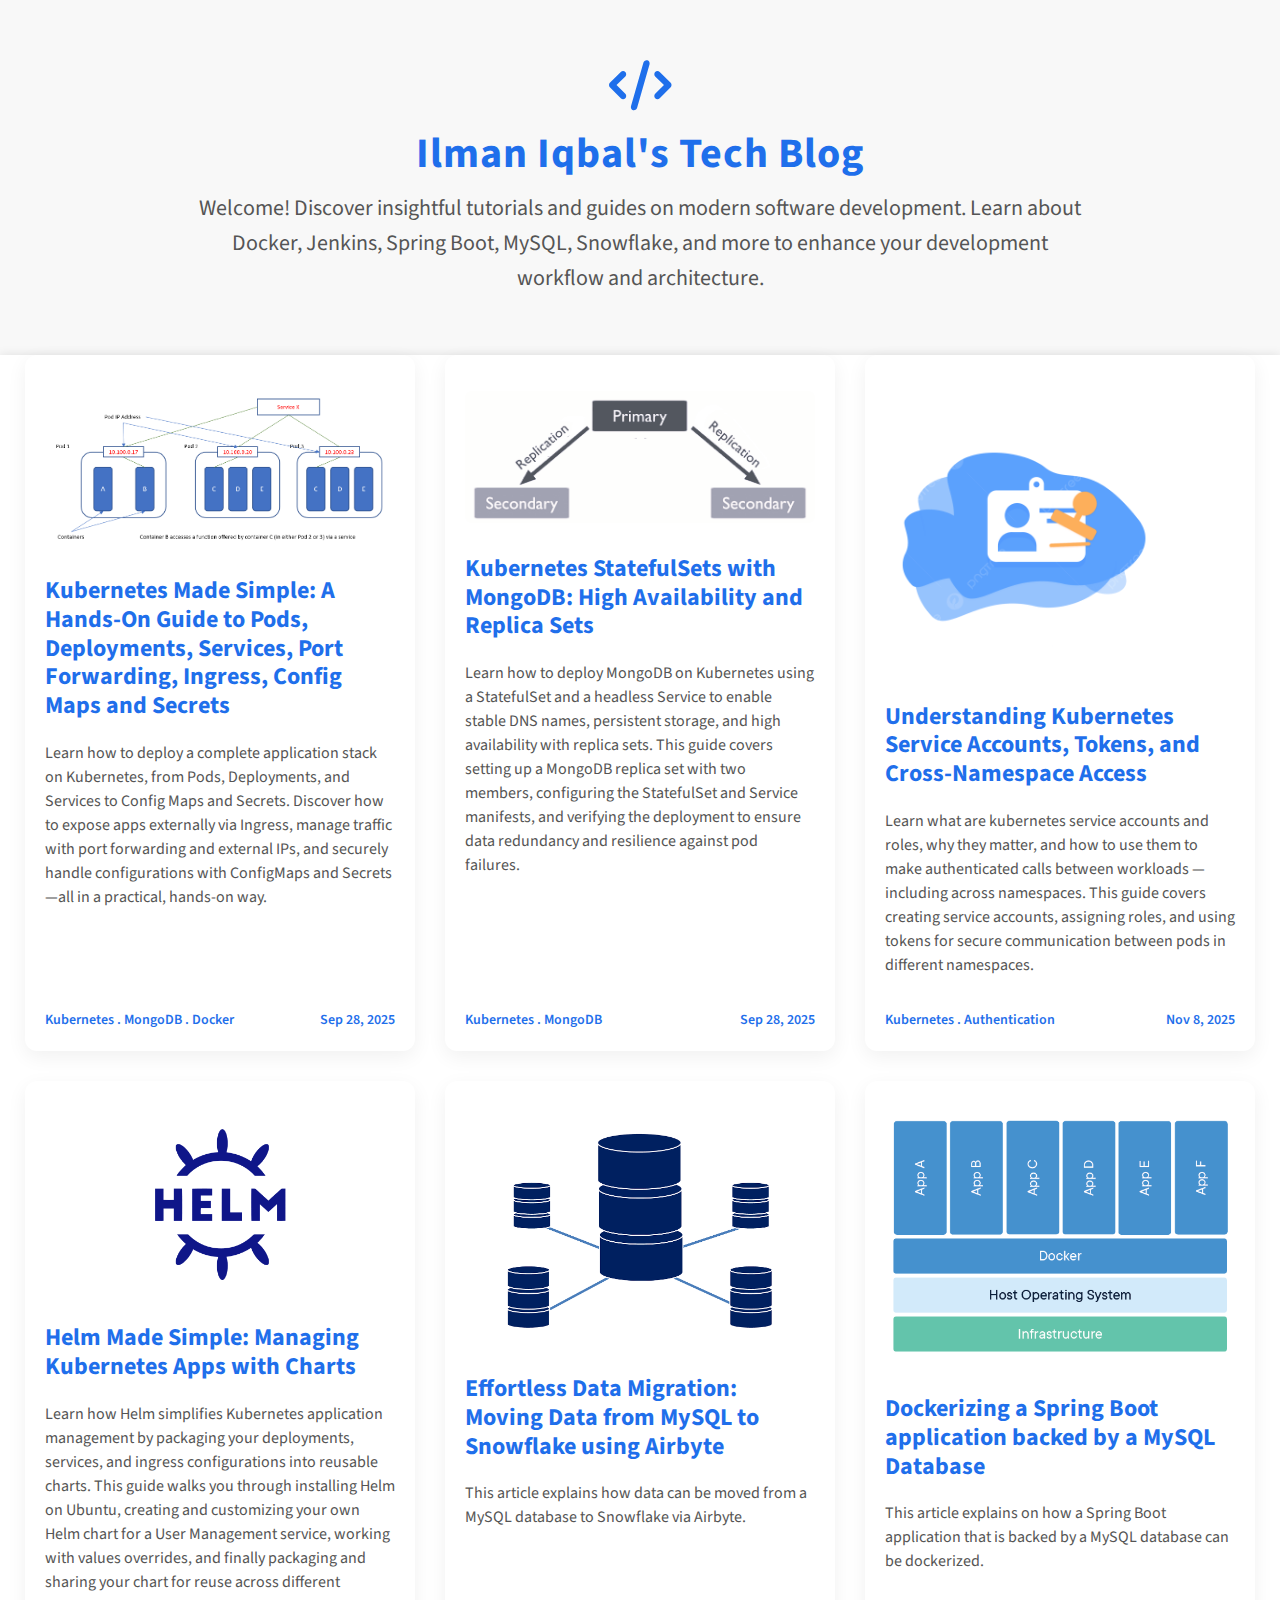
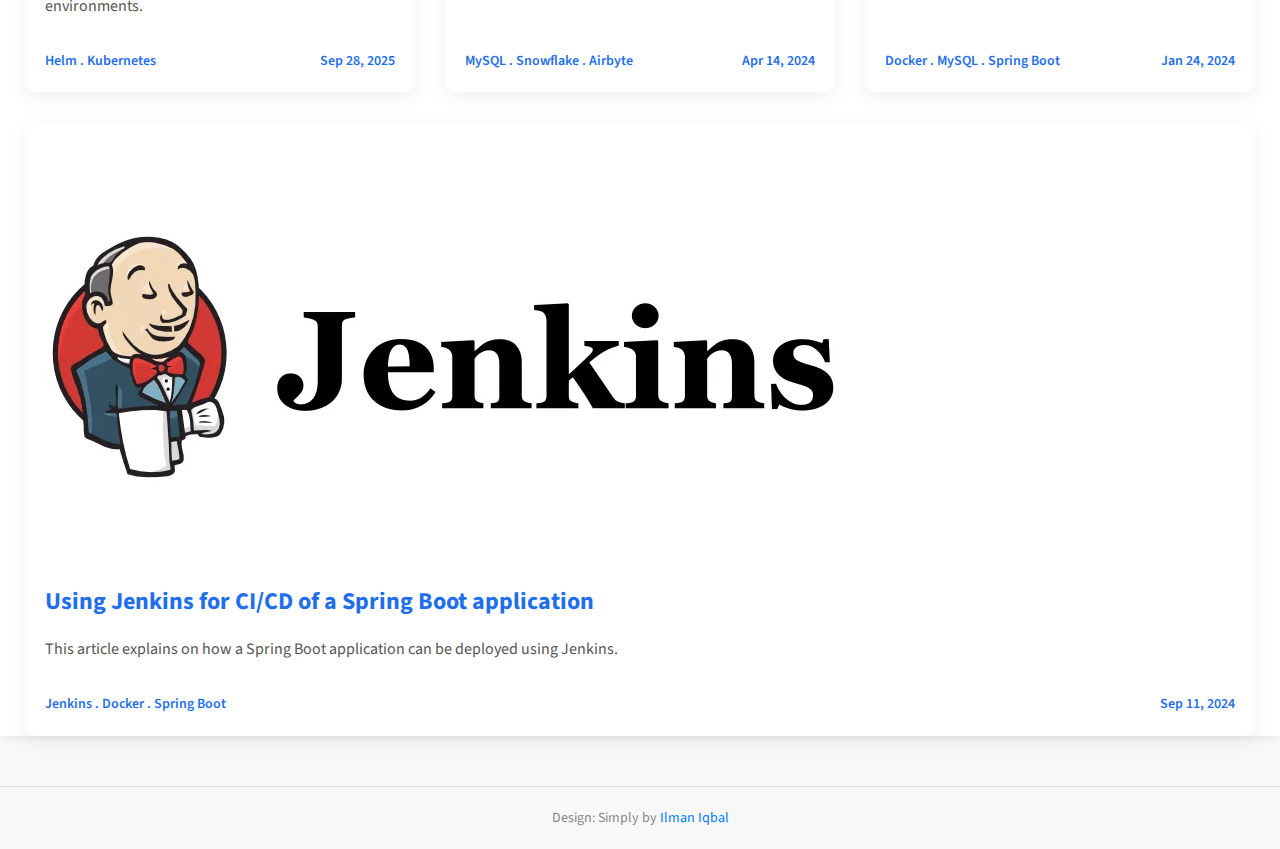
<file: index.html>
<!DOCTYPE html>
<html lang="en">

<head>
  <meta charset="UTF-8" />
  <meta name="viewport" content="width=device-width, initial-scale=1.0" />
  <meta name="description"
    content="Explore Ilman Iqbal's blog on tech innovations. Learn about Kubernetes and StatefulSets with MongoDB, Helm, MySQL to Snowflake data migration, Dockerizing Spring Boot applications, and Jenkins CI/CD setups." />
  <meta name="keywords"
    content="Ilman Iqbal, tech blog, MySQL, Snowflake, Airbyte, Docker, Spring Boot, Jenkins, CI/CD, Docker Compose, Kubernetes, Ingress, MongoDB, Helm tech tutorials" />
  <meta name="author" content="Ilman Iqbal" />
  <title>Ilman Iqbal's Tech Blog | Tutorials on Docker, Kubernetes, Helm, Jenkins, Snowflake, Airbyte, MySQL and Spring
    Boot</title>
  <script type="application/ld+json">
    {
      "@context": "https://schema.org",
      "@type": "WebSite",
      "name": "Ilman Iqbal's Blog",
      "url": "https://ilmaniqbal.com",
      "description": "Ilman Iqbal's blog provides tutorials, guides, and insights on modern software development technologies including Docker, Kubernetes, Helm, Jenkins, Snowflake, Airbyte, MySQL, Spring Boot and more.",
      "publisher": {
          "@type": "Organization",
          "name": "Ilman Iqbal",
          "url": "https://ilmaniqbal.com",
          "logo": {
              "@type": "ImageObject",
              "url": "https://ilmaniqbal.com/img/logo.png"
          }
      }
    }
  </script>
  <link rel="stylesheet" href="https://cdnjs.cloudflare.com/ajax/libs/font-awesome/6.5.2/css/all.min.css" />
  <link href="https://fonts.googleapis.com/css2?family=Source+Sans+Pro:wght@400;600;700&display=swap"
    rel="stylesheet" />
  <link href="css/bootstrap.min.css" rel="stylesheet" />
  <link href="css/blog.css" rel="stylesheet" />
  <script async src="https://www.googletagmanager.com/gtag/js?id=G-8PPCHX9PDV"></script>
  <script>
    window.dataLayer = window.dataLayer || [];
    function gtag() { dataLayer.push(arguments); }
    gtag("js", new Date());
    gtag("config", "G-8PPCHX9PDV");
  </script>
  <style>
    body {
      font-family: 'Source Sans Pro', sans-serif;
      background-color: #f8f8f8;
      color: #333;
      margin: 0;
      padding: 0;
    }

    header.site-header {
      width: 100%;
      padding: 60px 40px 40px 40px;
      text-align: center;
    }

    header.site-header .site-logo i {
      font-size: 50px;
      color: #1f6feb;
    }

    header.site-header h1 {
      font-size: 42px;
      font-weight: 700;
      margin: 16px 0 12px 0;
      color: #1f6feb;
      letter-spacing: 1px;
    }

    header.site-header h2 {
      font-size: 22px;
      font-weight: 400;
      margin: 0 auto;
      max-width: 900px;
      color: #555;
      line-height: 1.6;
    }

    main.container {
      width: 100%;
      max-width: 1400px;
      padding: 0 40px;
      margin: 0 auto;
    }

    .row.posts-row {
      display: flex;
      flex-wrap: wrap;
      gap: 30px;
      margin-bottom: 50px;
    }

    .post-card {
      background: #fff;
      border-radius: 12px;
      padding: 20px;
      box-shadow: 0 6px 20px rgba(0, 0, 0, 0.06);
      flex: 1 1 calc(33% - 30px);
      display: flex;
      flex-direction: column;
      transition: transform 0.2s ease, box-shadow 0.2s ease;
    }

    .post-card:hover {
      transform: translateY(-5px);
      box-shadow: 0 12px 30px rgba(0, 0, 0, 0.12);
    }

    .post-card img {
      max-width: 100%;
      border-radius: 8px;
    }

    .post-card h2 {
      font-size: 24px;
      margin-top: 16px;
      color: #1f6feb;
      font-weight: 700;
    }

    .post-card p {
      margin-top: 12px;
      color: #555;
      flex-grow: 1;
      line-height: 1.5;
    }

    .post-meta {
      display: flex;
      justify-content: space-between;
      margin-top: 16px;
      font-weight: 600;
      color: #1f6feb;
      font-size: 14px;
    }

    footer {
      text-align: center;
      padding: 20px 0;
      font-size: 14px;
      color: #888;
      border-top: 1px solid #ddd;
    }

    @media (max-width: 1200px) {
      .post-card {
        flex: 1 1 calc(50% - 30px);
      }
    }

    @media (max-width: 768px) {
      .post-card {
        flex: 1 1 100%;
      }

      header.site-header h1 {
        font-size: 32px;
      }

      header.site-header h2 {
        font-size: 18px;
      }
    }
  </style>
</head>

<body>
  <header class="site-header">
    <div class="site-logo"><i class="fas fa-code"></i></div>
    <h1>Ilman Iqbal's Tech Blog</h1>
    <h2>
      Welcome! Discover insightful tutorials and guides on modern software development. Learn about Docker,
      Jenkins, Spring Boot, MySQL, Snowflake, and more to enhance your development workflow and architecture.
    </h2>
  </header>

  <main class="container">
    <div class="row posts-row">
      <div class="post-card">
        <a href="kubernetes-fundamentals.html">
          <img src="img/k8s-1.png" alt="Kubernetes App Deployment" />
          <h2>Kubernetes Made Simple: A Hands-On Guide to Pods, Deployments, Services, Port Forwarding, Ingress, Config
            Maps
            and Secrets</h2>
        </a>
        <p>Learn how to deploy a complete application stack on Kubernetes, from Pods, Deployments, and Services to
          Config Maps and Secrets.
          Discover how to expose apps externally via Ingress, manage traffic with port forwarding and external IPs, and
          securely handle configurations with ConfigMaps and Secrets—all in a practical, hands-on way.</p>
        <div class="post-meta">
          <span>Kubernetes . MongoDB . Docker</span>
          <span>Sep 28, 2025</span>
        </div>
      </div>

      <div class="post-card">
        <a href="kubernetes-stateful-sets-with-mongodb-replica-set.html">
          <img src="img/stateful-set-1.png" alt="MongoDB Replica Sets" />
          <h2>Kubernetes StatefulSets with MongoDB: High Availability and Replica Sets</h2>
        </a>
        <p>
          Learn how to deploy MongoDB on Kubernetes using a StatefulSet and a headless
          Service to enable stable DNS names, persistent storage, and high availability with replica sets.
          This guide covers setting up a MongoDB replica set with two members, configuring the StatefulSet and
          Service manifests, and verifying the deployment to ensure data redundancy and resilience against pod failures.
        </p>
        <div class="post-meta">
          <span>Kubernetes . MongoDB</span>
          <span>Sep 28, 2025</span>
        </div>
      </div>

      <div class="post-card">
        <a href="kubernetes-service-accounts-and-tokens.html">
          <img src="img/k8s_sa-1.png" width="80%" alt="MongoDB Replica Sets" />
          <h2>Understanding Kubernetes Service Accounts, Tokens, and Cross-Namespace Access</h2>
        </a>
        <p>
          Learn what are kubernetes service accounts and roles, why they matter, and how to use them to make
          authenticated calls between workloads — including across namespaces. This guide covers creating service
          accounts,
          assigning roles, and using tokens for secure communication between pods in different namespaces.
        </p>
        <div class="post-meta">
          <span>Kubernetes . Authentication</span>
          <span>Nov 8, 2025</span>
        </div>
      </div>

      <div class="post-card">
        <a href="helm-charts-for-kubernetes-apps.html">
          <div style="text-align: center;">
            <img src="img/helm-1.png" width="50%" alt="Helm Charts" />
          </div>
          <h2>Helm Made Simple: Managing Kubernetes Apps with Charts</h2>
        </a>
        <p>
          Learn how Helm simplifies Kubernetes application management by packaging your deployments, services,
          and ingress configurations into reusable charts. This guide walks you through installing Helm on Ubuntu,
          creating and customizing your own Helm chart for a User Management service, working with values overrides,
          and finally packaging and sharing your chart for reuse across different environments.
        </p>
        <div class="post-meta">
          <span>Helm . Kubernetes</span>
          <span>Sep 28, 2025</span>
        </div>
      </div>

      <div class="post-card">
        <a href="mysql-to-snowflake-data-migration-airbyte.html">
          <img src="img/img-01.jpg" alt="mysql-to-snowflake-data-migration-airbyte" />
          <h2>Effortless Data Migration: Moving Data from MySQL to Snowflake using Airbyte</h2>
        </a>
        <p>This article explains how data can be moved from a MySQL database to Snowflake via Airbyte.</p>
        <div class="post-meta">
          <span>MySQL . Snowflake . Airbyte</span>
          <span>Apr 14, 2024</span>
        </div>
      </div>

      <div class="post-card">
        <a href="dockerize-spring-boot-mysql-application.html">
          <img src="img/docker-1.png" alt="dockerize-spring-boot-mysql-application" />
          <h2>Dockerizing a Spring Boot application backed by a MySQL Database</h2>
        </a>
        <p>This article explains on how a Spring Boot application that is backed by a MySQL database can be dockerized.
        </p>
        <div class="post-meta">
          <span>Docker . MySQL . Spring Boot</span>
          <span>Jan 24, 2024</span>
        </div>
      </div>

      <div class="post-card">
        <a href="deploy-spring-boot-jenkins.html">
          <img src="img/jenkins-1.png" alt="deploy-spring-boot-jenkins" />
          <h2>Using Jenkins for CI/CD of a Spring Boot application</h2>
        </a>
        <p>This article explains on how a Spring Boot application can be deployed using Jenkins.</p>
        <div class="post-meta">
          <span>Jenkins . Docker . Spring Boot</span>
          <span>Sep 11, 2024</span>
        </div>
      </div>

    </div>
  </main>

  <footer>
    Design: Simply by <a href="https://www.linkedin.com/in/ilman-iqbal-096308172" target="_blank" rel="nofollow">Ilman
      Iqbal</a>
  </footer>
</body>

</html>
</file>
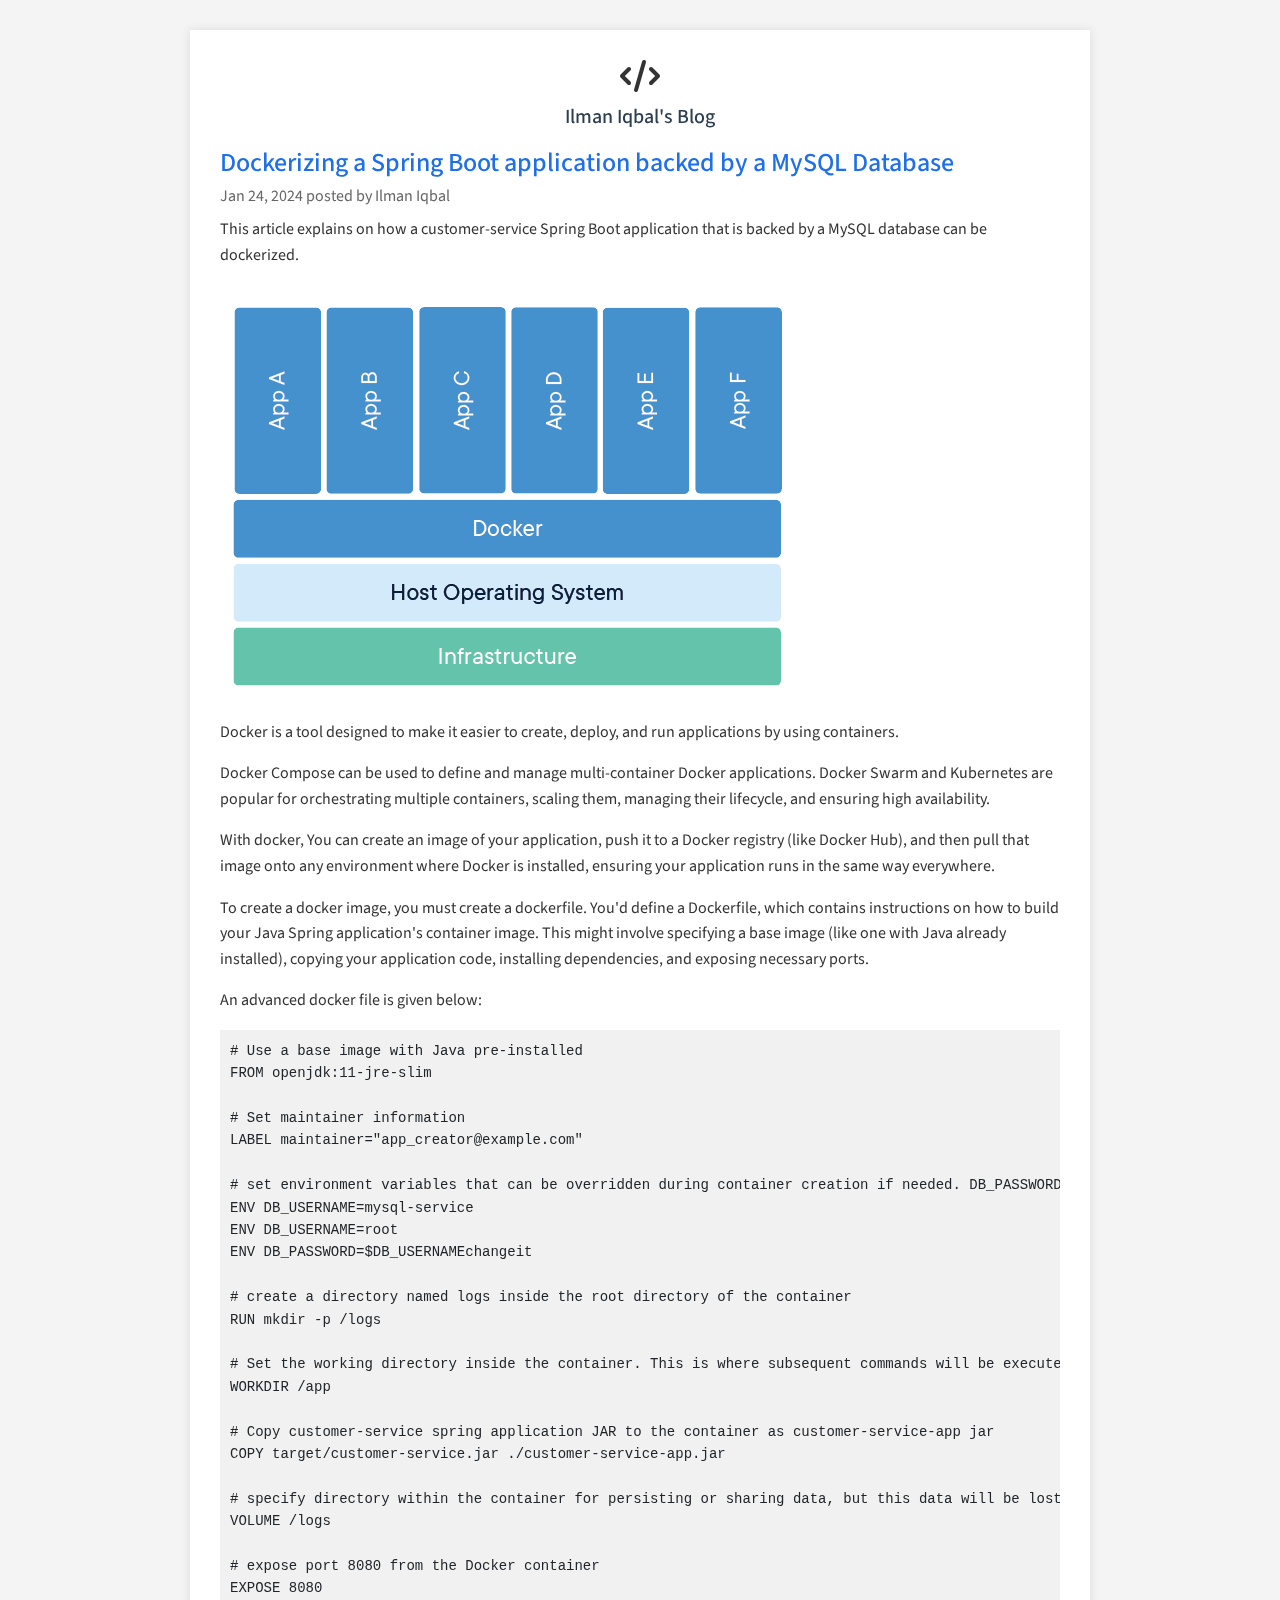
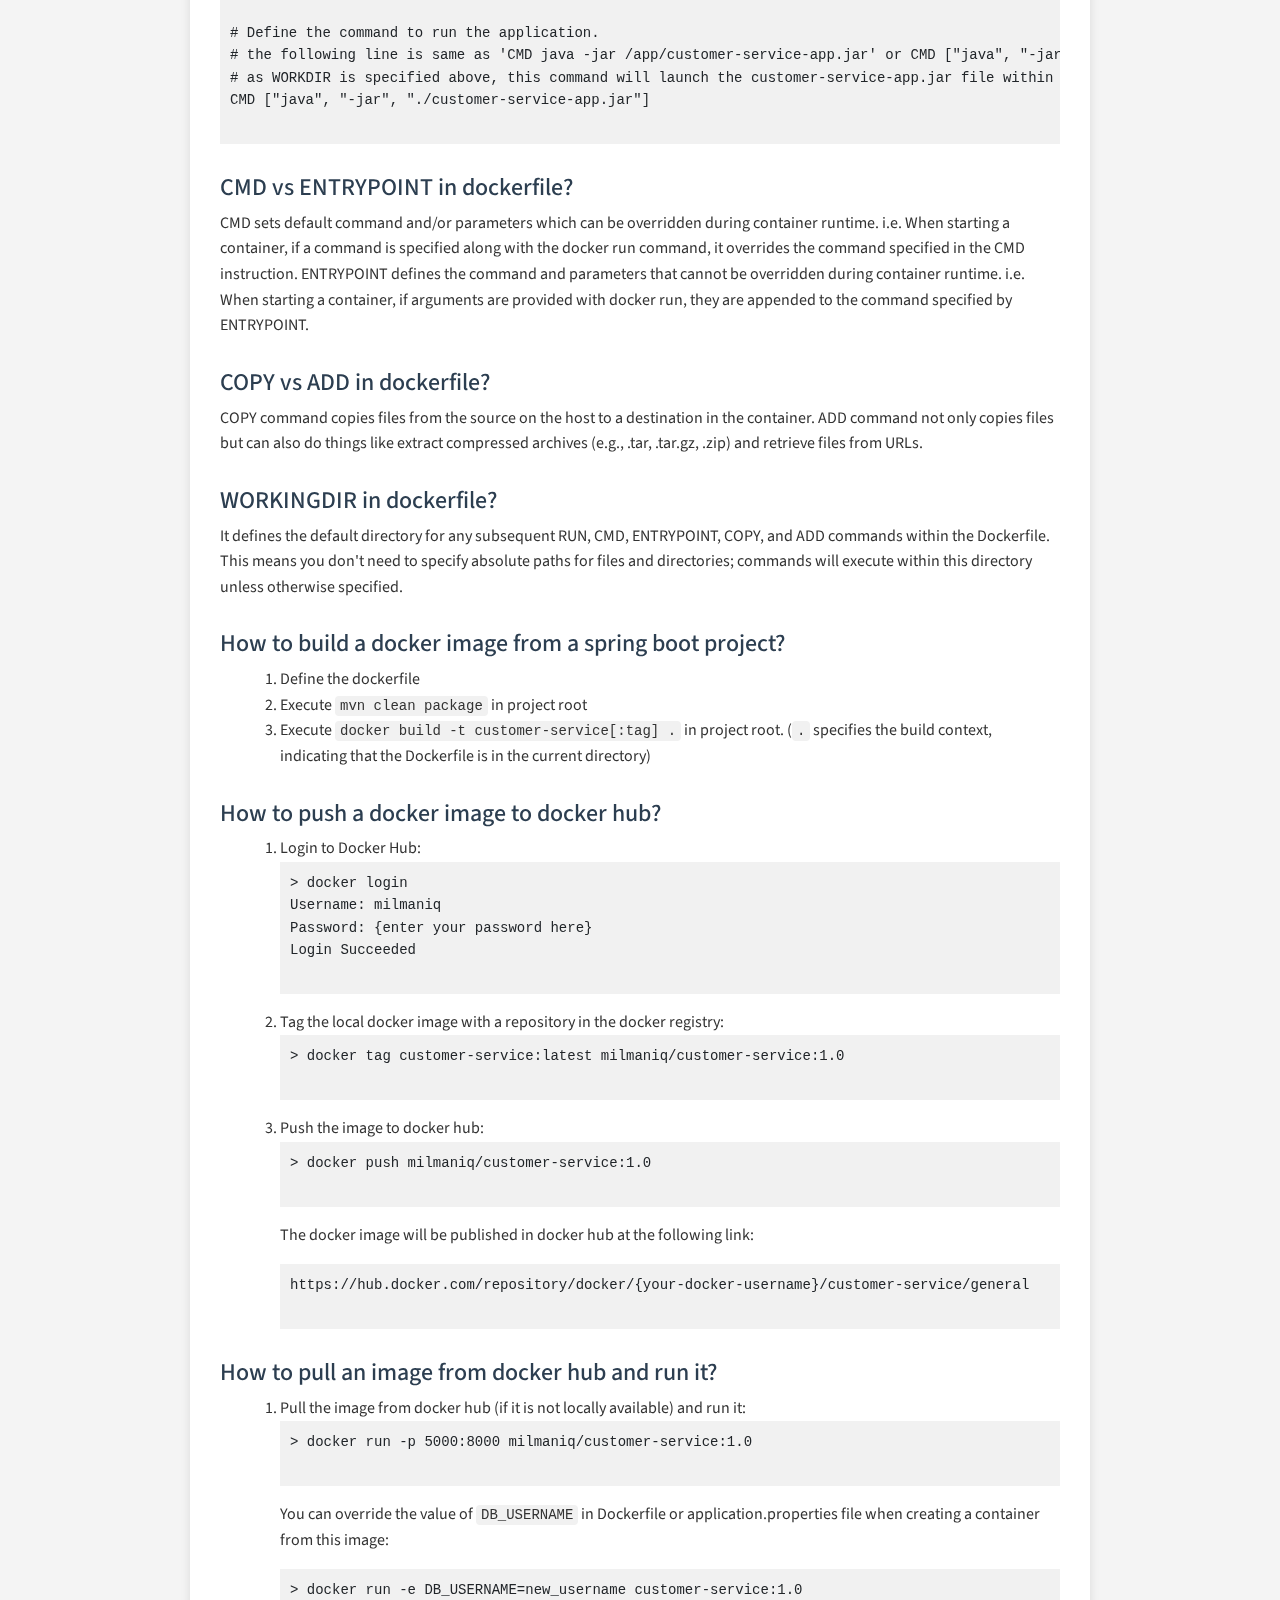
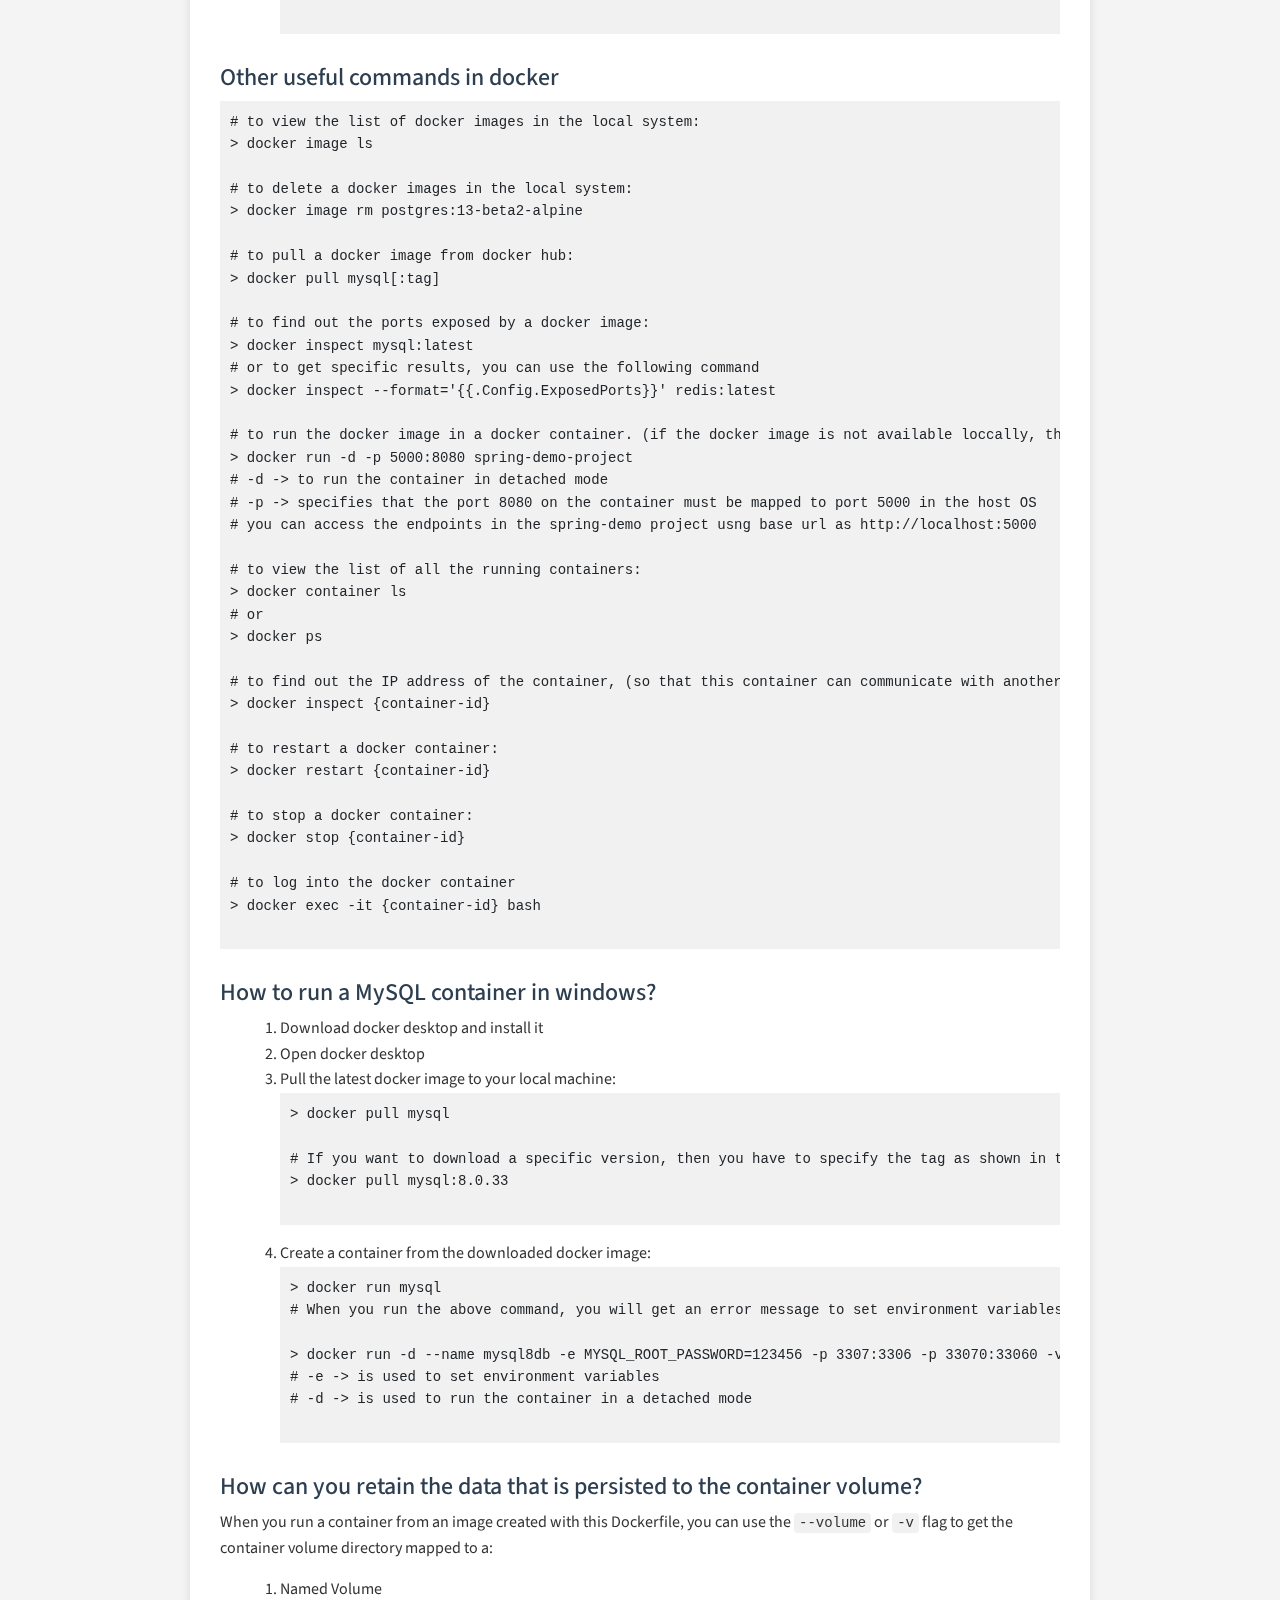
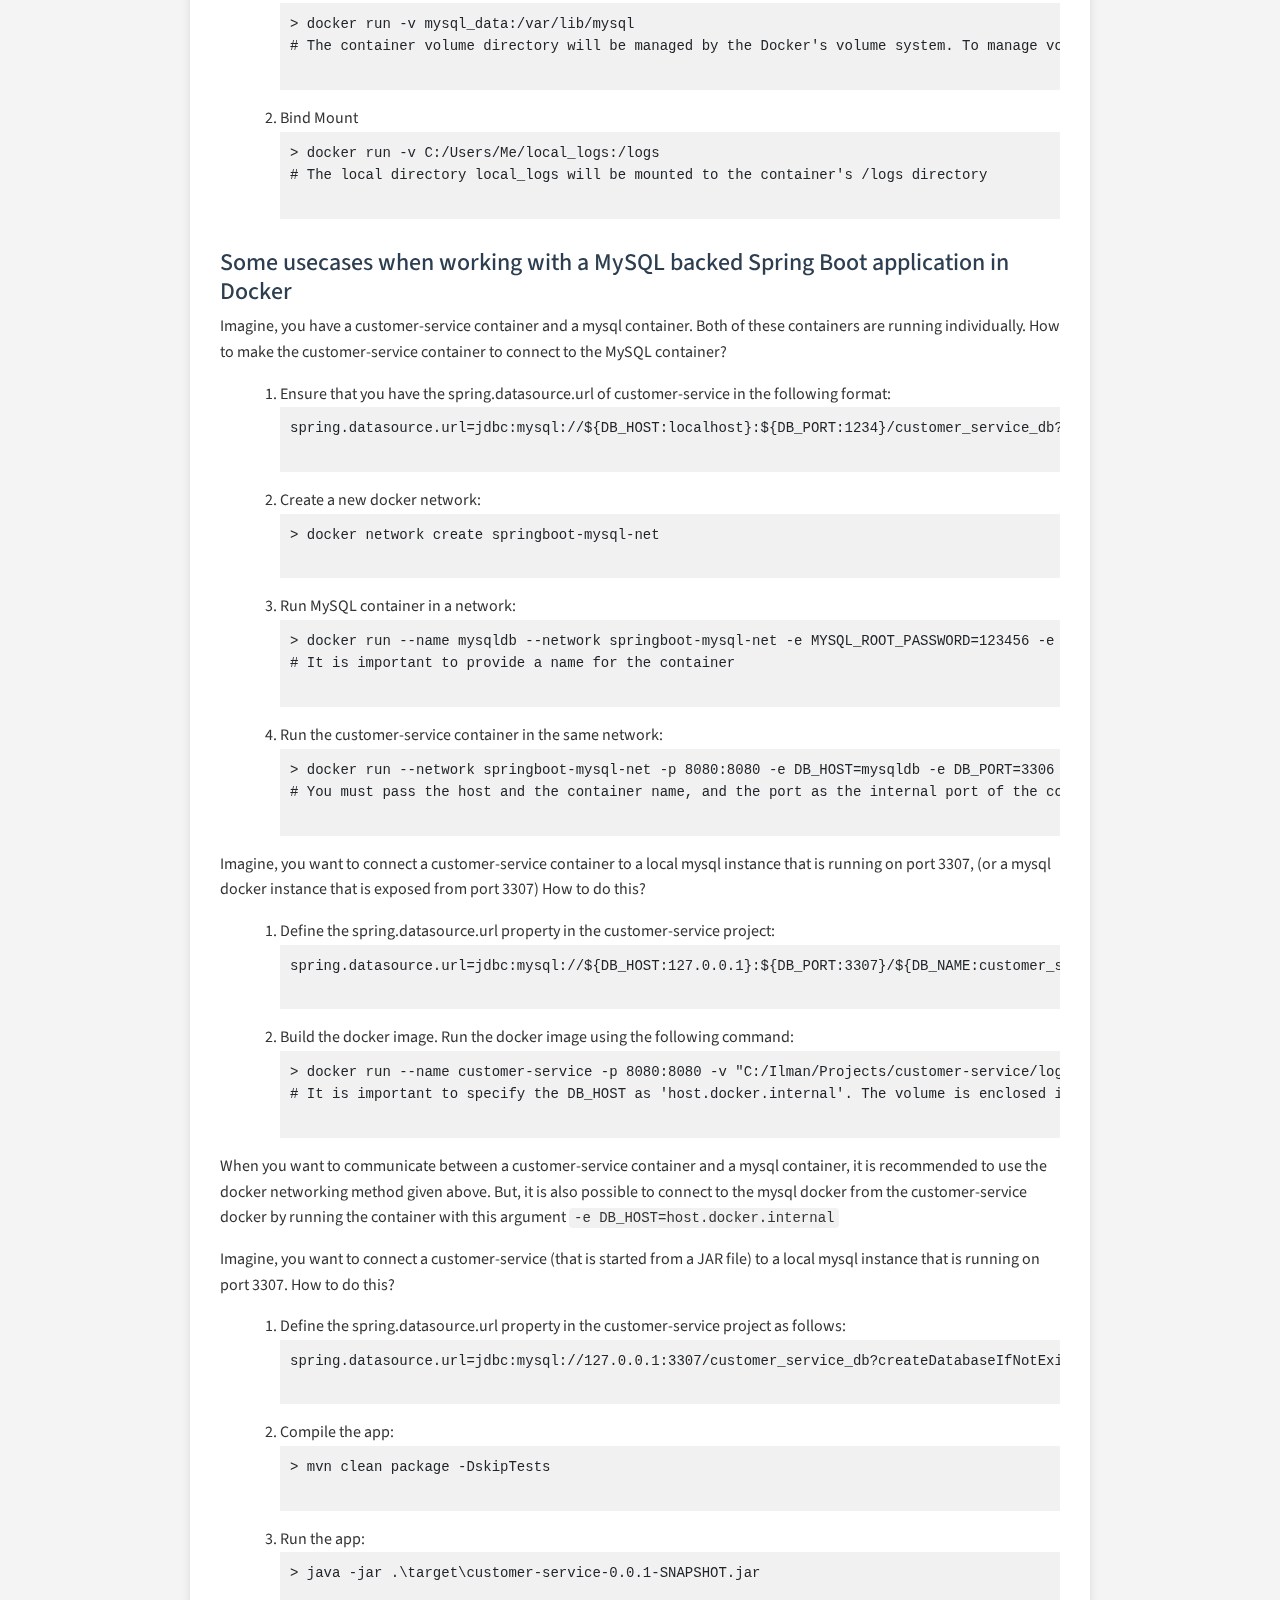
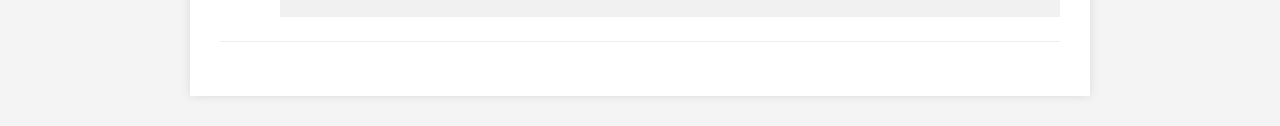
<file: dockerize-spring-boot-mysql-application.html>
<!DOCTYPE html>
<html lang="en">

<head>
    <meta charset="UTF-8">
    <meta name="viewport" content="width=device-width, initial-scale=1.0">
    <meta name="description"
        content="Learn how to dockerize a Spring Boot application backed by a MySQL database. Explore Docker, Docker Compose, and container orchestration tools like Docker Swarm and Kubernetes.">
    <meta name="keywords"
        content="Docker, Spring Boot, MySQL, Dockerize Spring Boot, Docker Compose, Kubernetes, Docker Swarm, container orchestration">
    <meta name="author" content="Ilman Iqbal">
    <title>Dockerizing a Spring Boot Application Backed by a MySQL Database</title>
    <script type="application/ld+json">
        {
            "@context": "https://schema.org",
            "@type": "Article",
            "headline": "Dockerizing a Spring Boot Application Backed by a MySQL Database",
            "author": {
                "@type": "Person",
                "name": "Ilman Iqbal",
                "url": "https://www.linkedin.com/in/ilman-iqbal-096308172"
            },
            "publisher": {
                "@type": "Organization",
                "name": "Ilman Iqbal",
                "url": "https://ilmaniqbal.com",
                "logo": {
                    "@type": "ImageObject",
                    "url": "https://ilmaniqbal.com/img/logo.png"
                }
            },
            "datePublished": "2024-01-24",
            "dateModified": "2025-09-28",
            "image": "https://ilmaniqbal.com/img/docker-1.png",
            "description": "Step-by-step guide to dockerize a Spring Boot application backed by MySQL. Learn how to build Docker images, use Docker Compose for multi-container setups, and manage containers with Docker Swarm or Kubernetes for scalable deployment.",
            "articleBody": "This article explains how to dockerize a Spring Boot customer-service application backed by a MySQL database. It covers creating Docker images using Dockerfiles, managing multi-container applications with Docker Compose, and orchestrating containers with Docker Swarm or Kubernetes. Key steps include setting up environment variables, using volumes for persistent data, exposing ports, and connecting containers via Docker networks. Additionally, it covers pushing images to Docker Hub, running containers locally, and handling common use cases such as connecting a Spring Boot container to a MySQL container or a local database instance.",
            "keywords": "Docker, Spring Boot, MySQL, Dockerize Spring Boot, Docker Compose, Kubernetes, Docker Swarm, container orchestration",
            "mainEntityOfPage": {
                "@type": "WebPage",
                "@id": "https://ilmaniqbal.com/dockerize-spring-boot-mysql-application.html"
            }
        }
    </script>
    <link rel="stylesheet" href="https://cdnjs.cloudflare.com/ajax/libs/font-awesome/6.5.2/css/all.min.css">
    <!-- https://fontawesome.com/ -->
    <link href="https://fonts.googleapis.com/css2?family=Source+Sans+Pro&display=swap" rel="stylesheet">
    <!-- https://fonts.google.com/ -->
    <link href="css/bootstrap.min.css" rel="stylesheet">
    <link href="css/blog.css" rel="stylesheet">
    <!-- Google tag (gtag.js) -->
    <script async src="https://www.googletagmanager.com/gtag/js?id=G-8PPCHX9PDV"></script>
    <script>
        window.dataLayer = window.dataLayer || [];
        function gtag() { dataLayer.push(arguments); }
        gtag('js', new Date());

        gtag('config', 'G-8PPCHX9PDV');
    </script>
</head>

<body>
    <div class="container">
        <header class="site-header">
            <a href="index.html" class="site-logo-wrapper" style="text-decoration: none; color: inherit;">
                <div class="site-logo"><i class="fas fa-code fa-2x"></i></div>
                <h1>Ilman Iqbal's Blog</h1>
            </a>
        </header>
        <main>
            <article>
                <h2 class="tm-post-title">Dockerizing a Spring Boot application backed
                    by a MySQL Database</h2>
                <p class="meta">Jan 24, 2024 posted by Ilman Iqbal</p>

                <p>This article explains on how a customer-service Spring Boot application that is backed by
                    a MySQL database
                    can be dockerized.</p>

                <img id="half-width" src="img/docker-1.png" alt="dockerize-spring-boot-mysql-application" />

                <p>
                    Docker is a tool designed to make it easier to create, deploy, and run applications by
                    using containers.
                </p>
                <p>
                    Docker Compose can be used to define and manage multi-container Docker applications.
                    Docker Swarm and Kubernetes are popular for orchestrating multiple containers, scaling
                    them, managing their lifecycle, and ensuring high availability.
                </p>
                <p>
                    With docker, You can create an image of your application, push it to a Docker registry
                    (like Docker Hub), and then pull that image onto any environment where Docker is
                    installed, ensuring your application runs in the same way everywhere.
                </p>
                <p>
                    To create a docker image, you must create a dockerfile. You'd define a Dockerfile, which
                    contains instructions on how to build your Java Spring application's container image.
                    This might involve specifying a base image (like one with Java already installed),
                    copying your application code, installing dependencies, and exposing necessary ports.
                </p>
                <p>An advanced docker file is given below:</p>

                <pre>
# Use a base image with Java pre-installed
FROM openjdk:11-jre-slim

# Set maintainer information
LABEL maintainer="app_creator@example.com"

# set environment variables that can be overridden during container creation if needed. DB_PASSWORD=$DB_USERNAMEchangeit means 'changeit' is appendeded to the existing value of $DB_USERNAME
ENV DB_USERNAME=mysql-service
ENV DB_USERNAME=root
ENV DB_PASSWORD=$DB_USERNAMEchangeit

# create a directory named logs inside the root directory of the container
RUN mkdir -p /logs

# Set the working directory inside the container. This is where subsequent commands will be executed unless they start with root path.
WORKDIR /app

# Copy customer-service spring application JAR to the container as customer-service-app jar
COPY target/customer-service.jar ./customer-service-app.jar

# specify directory within the container for persisting or sharing data, but this data will be lost when the container gets deleted
VOLUME /logs

# expose port 8080 from the Docker container
EXPOSE 8080

# Define the command to run the application. 
# the following line is same as 'CMD java -jar /app/customer-service-app.jar' or CMD ["java", "-jar", "/app/customer-service-app.jar"]
# as WORKDIR is specified above, this command will launch the customer-service-app.jar file within the /app directory.
CMD ["java", "-jar", "./customer-service-app.jar"]
                </pre>

                <h4>
                    CMD vs ENTRYPOINT in dockerfile?
                </h4>

                <p>CMD sets default command and/or parameters which can be overridden during container
                    runtime.
                    i.e. When starting a container, if a command is specified along with the docker run
                    command, it overrides the command specified in the CMD instruction.

                    ENTRYPOINT defines the command and parameters that cannot be overridden during container
                    runtime.
                    i.e. When starting a container, if arguments are provided with docker run, they are
                    appended to the command specified by ENTRYPOINT.</p>

                <h4>
                    COPY vs ADD in dockerfile?
                </h4>

                <p>COPY command copies files from the source on the host to a destination in the container.

                    ADD command not only copies files but can also do things like extract compressed
                    archives (e.g., .tar, .tar.gz, .zip) and retrieve files from URLs.</p>

                <h4>
                    WORKINGDIR in dockerfile?
                </h4>

                <p>It defines the default directory for any subsequent RUN, CMD, ENTRYPOINT, COPY, and ADD
                    commands within the Dockerfile.
                    This means you don't need to specify absolute paths for files and directories; commands
                    will execute within this directory unless otherwise specified.
                </p>

                <h4>
                    How to build a docker image from a spring boot project?
                </h4>
                <ol>
                    <li>Define the dockerfile</li>
                    <li>Execute <code>mvn clean package</code> in project root</li>
                    <li>Execute <code>docker build -t customer-service[:tag] .</code> in project root.
                        (<code>.</code> specifies the build context, indicating that the Dockerfile is
                        in the current directory)
                    </li>
                </ol>
                <h4>
                    How to push a docker image to docker hub?
                </h4>
                <ol>
                    <li>Login to Docker Hub:

                        <pre>
> docker login
Username: milmaniq
Password: {enter your password here}
Login Succeeded
                        </pre>
                    </li>

                    <li>
                        Tag the local docker image with a repository in the docker registry:
                        <pre>
> docker tag customer-service:latest milmaniq/customer-service:1.0
                        </pre>
                    </li>

                    <li>
                        Push the image to docker hub:
                        <pre>
> docker push milmaniq/customer-service:1.0
                         </pre>
                    </li>

                    <p>The docker image will be published in docker hub at the following link:
                    <pre>
https://hub.docker.com/repository/docker/{your-docker-username}/customer-service/general
                        </pre>

                    </p>

                </ol>
                <h4>
                    How to pull an image from docker hub and run it?
                </h4>
                <ol>
                    <li>Pull the image from docker hub (if it is not locally available) and run it:

                        <pre>
> docker run -p 5000:8000 milmaniq/customer-service:1.0
                        </pre>

                        <p>
                            You can override the value of <code>DB_USERNAME</code> in Dockerfile or
                            application.properties file when creating a container from this image:
                        <pre>
> docker run -e DB_USERNAME=new_username customer-service:1.0
                            </pre>
                        </p>
                    </li>
                </ol>
                <h4>
                    Other useful commands in docker
                </h4>
                <div>
                    <pre>
# to view the list of docker images in the local system:
> docker image ls

# to delete a docker images in the local system:
> docker image rm postgres:13-beta2-alpine

# to pull a docker image from docker hub:
> docker pull mysql[:tag]

# to find out the ports exposed by a docker image:
> docker inspect mysql:latest
# or to get specific results, you can use the following command
> docker inspect --format='{{.Config.ExposedPorts}}' redis:latest

# to run the docker image in a docker container. (if the docker image is not available loccally, then it will be downloaded automatically from docker hub)
> docker run -d -p 5000:8080 spring-demo-project
# -d -> to run the container in detached mode
# -p -> specifies that the port 8080 on the container must be mapped to port 5000 in the host OS
# you can access the endpoints in the spring-demo project usng base url as http://localhost:5000

# to view the list of all the running containers:
> docker container ls 
# or
> docker ps

# to find out the IP address of the container, (so that this container can communicate with another container:
> docker inspect {container-id}

# to restart a docker container:
> docker restart {container-id}

# to stop a docker container:
> docker stop {container-id}

# to log into the docker container
> docker exec -it {container-id} bash
                    </pre>
                </div>
                <h4>
                    How to run a MySQL container in windows?
                </h4>
                <ol>
                    <li>Download docker desktop and install it</li>

                    <li>Open docker desktop</li>

                    <li>
                        Pull the latest docker image to your local machine:
                        <pre>
> docker pull mysql

# If you want to download a specific version, then you have to specify the tag as shown in the following command. these tags can be viewed in the tag tab of the selected docker image in the docker hub online
> docker pull mysql:8.0.33
                         </pre>
                    </li>

                    <li>
                        Create a container from the downloaded docker image:
                        <pre>
> docker run mysql
# When you run the above command, you will get an error message to set environment variables. So you will have to run the mysql docker container as shown below:

> docker run -d --name mysql8db -e MYSQL_ROOT_PASSWORD=123456 -p 3307:3306 -p 33070:33060 -v mysql8db_data:/var/lib/mysql mysql
# -e -> is used to set environment variables
# -d -> is used to run the container in a detached mode
                         </pre>
                    </li>

                </ol>
                <h4>
                    How can you retain the data that is persisted to the container volume?
                </h4>
                <p>
                    When you run a container from an image created with this Dockerfile, you can use the
                    <code>--volume</code> or <code>-v</code> flag to get the container volume directory
                    mapped to a:
                </p>
                <ol>
                    <li>Named Volume
                        <pre>
> docker run -v mysql_data:/var/lib/mysql
# The container volume directory will be managed by the Docker's volume system. To manage volumes or view their details, you can use Docker commands like docker volume ls, docker volume inspect, and docker volume rm.
                        </pre>
                    </li>

                    <li>Bind Mount
                        <pre>
> docker run -v C:/Users/Me/local_logs:/logs
# The local directory local_logs will be mounted to the container's /logs directory
                        </pre>

                    </li>
                </ol>

                <h4>
                    Some usecases when working with a MySQL backed Spring Boot application in Docker
                </h4>
                <p>
                    Imagine, you have a customer-service container and a mysql container. Both of these
                    containers are running individually. How to make the customer-service container to
                    connect to the MySQL container?
                </p>
                <ol>
                    <li>
                        Ensure that you have the spring.datasource.url of customer-service in the following
                        format:
                        <pre>
spring.datasource.url=jdbc:mysql://${DB_HOST:localhost}:${DB_PORT:1234}/customer_service_db?createDatabaseIfNotExist=true
                        </pre>
                    </li>

                    <li>
                        Create a new docker network:
                        <pre>
> docker network create springboot-mysql-net
                        </pre>
                    </li>

                    <li>
                        Run MySQL container in a network:
                        <pre>
> docker run --name mysqldb --network springboot-mysql-net -e MYSQL_ROOT_PASSWORD=123456 -e MYSQL_DATABASE=customer_service_db -p 3309:3306 -p 33090:33060 -d mysql
# It is important to provide a name for the container
                        </pre>
                    </li>

                    <li>
                        Run the customer-service container in the same network:
                        <pre>
> docker run --network springboot-mysql-net -p 8080:8080 -e DB_HOST=mysqldb -e DB_PORT=3306 customer-service
# You must pass the host and the container name, and the port as the internal port of the container
                        </pre>
                    </li>
                </ol>

                <p>
                    Imagine, you want to connect a customer-service container to a local mysql instance that
                    is running on port 3307, (or a mysql docker instance that is exposed from port 3307) How
                    to do this?
                </p>
                <ol>
                    <li>
                        Define the spring.datasource.url property in the customer-service project:
                        <pre>
spring.datasource.url=jdbc:mysql://${DB_HOST:127.0.0.1}:${DB_PORT:3307}/${DB_NAME:customer_service_db}?createDatabaseIfNotExist=true
                        </pre>
                    </li>

                    <li>
                        Build the docker image. Run the docker image using the following command:
                        <pre>
> docker run --name customer-service -p 8080:8080 -v "C:/Ilman/Projects/customer-service/logs":/app/logs -e DB_HOST=host.docker.internal  customer-service
# It is important to specify the DB_HOST as 'host.docker.internal'. The volume is enclosed in double quotes because of a hyphen in the path. It wont work with single quotes
                        </pre>
                    </li>
                </ol>
                <p>
                    When you want to communicate between a customer-service container and a mysql container,
                    it is recommended to use the docker networking method given above.
                    But, it is also possible to connect to the mysql docker from the customer-service docker
                    by running the container with this argument <code>-e DB_HOST=host.docker.internal</code>
                </p>

                <p>
                    Imagine, you want to connect a customer-service (that is started from a JAR file) to a
                    local mysql instance that is running on port 3307. How to do this?
                </p>
                <ol>
                    <li>
                        Define the spring.datasource.url property in the customer-service project as
                        follows:
                        <pre>
spring.datasource.url=jdbc:mysql://127.0.0.1:3307/customer_service_db?createDatabaseIfNotExist=true
                        </pre>
                    </li>

                    <li>
                        Compile the app:
                        <pre>
> mvn clean package -DskipTests
                        </pre>
                    </li>

                    <li>
                        Run the app:
                        <pre>
> java -jar .\target\customer-service-0.0.1-SNAPSHOT.jar
                        </pre>
                    </li>
                </ol>

            </article>

            <footer>
                <hr>
            </footer>
        </main>
    </div>
</body>

</html>
</file>
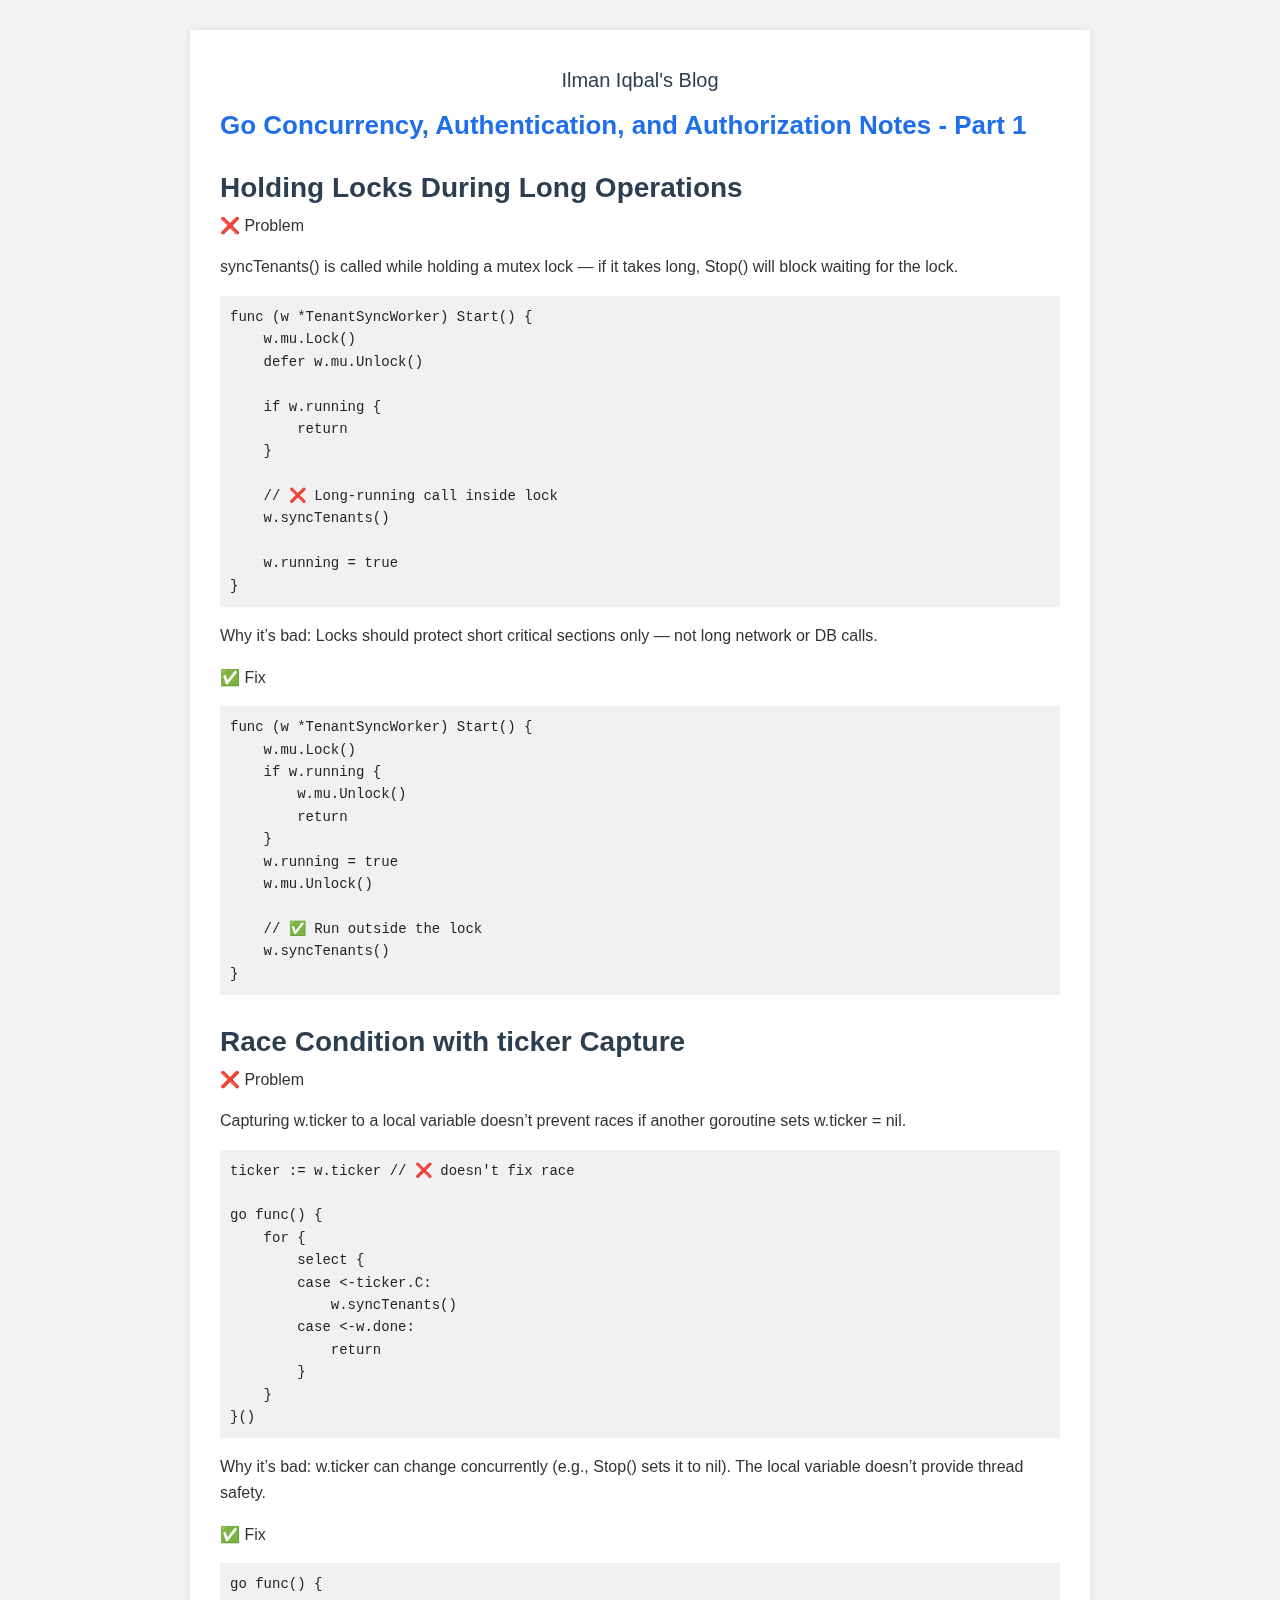
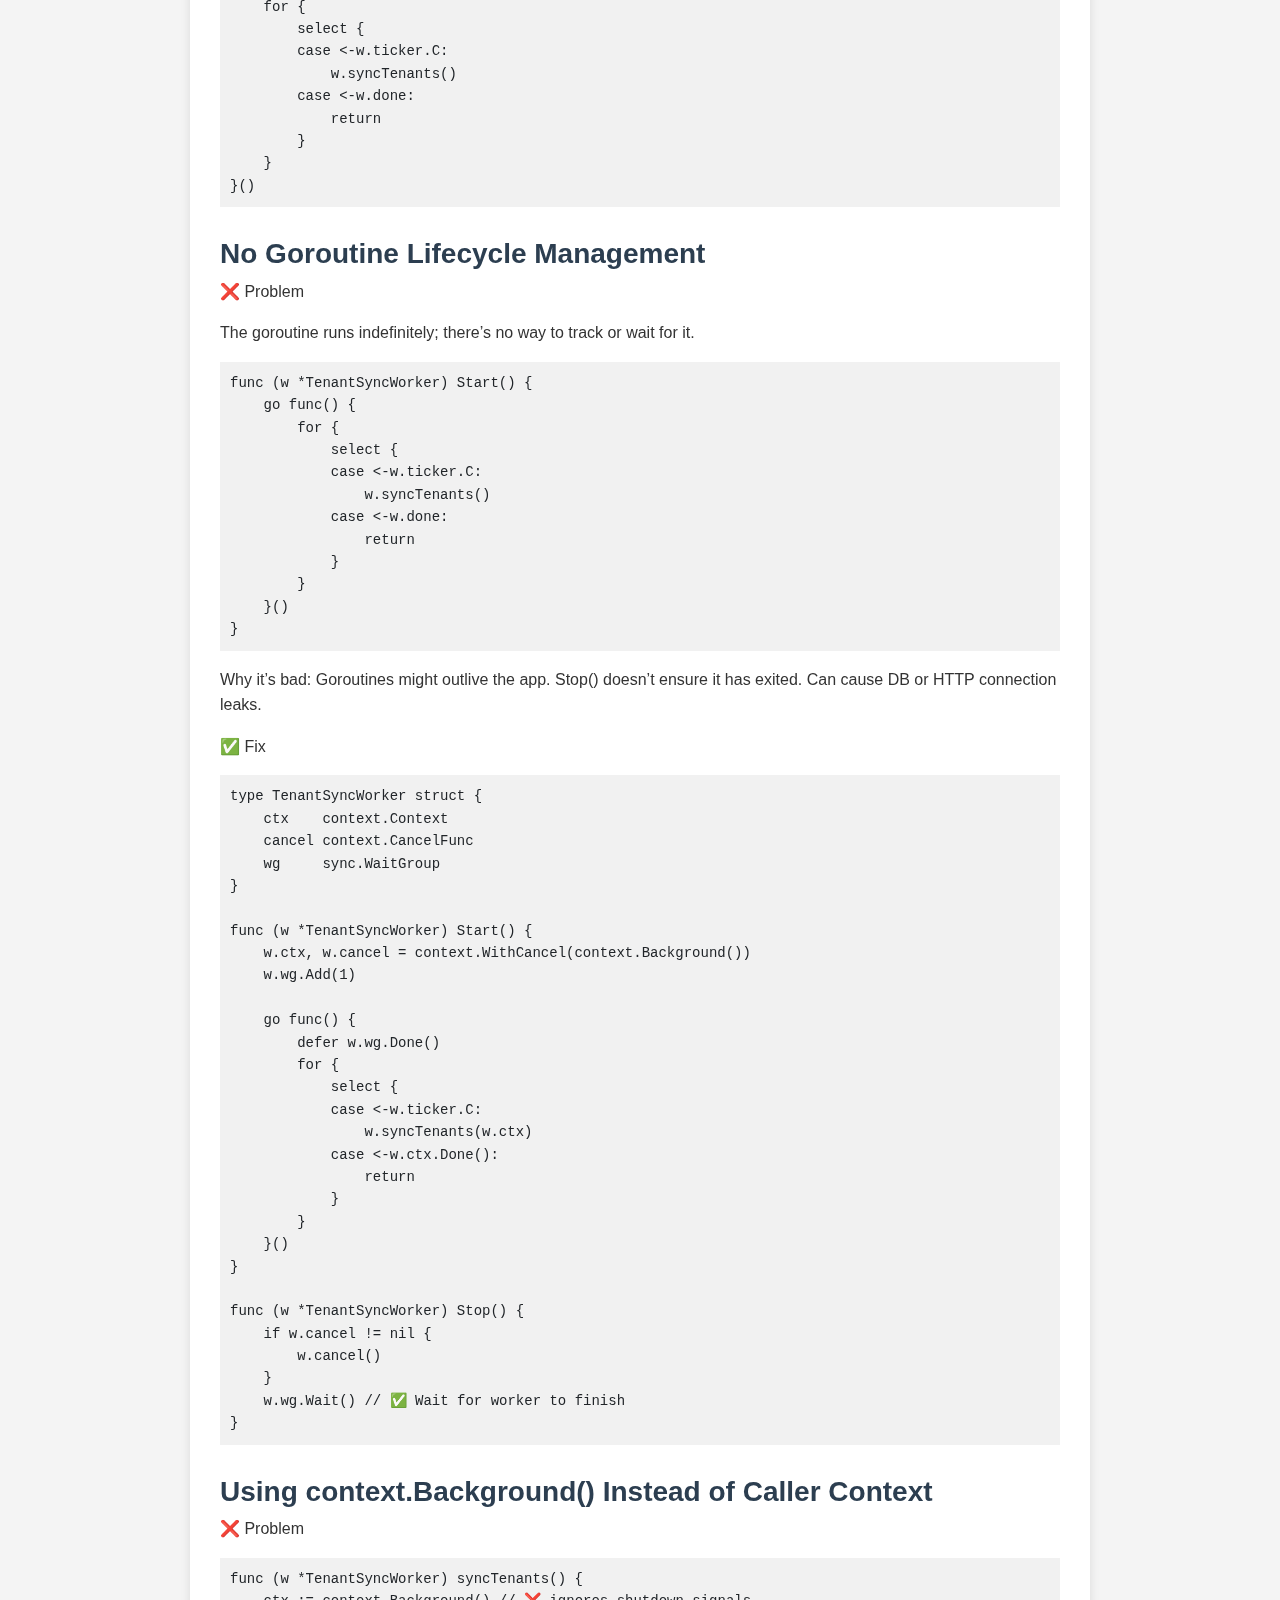
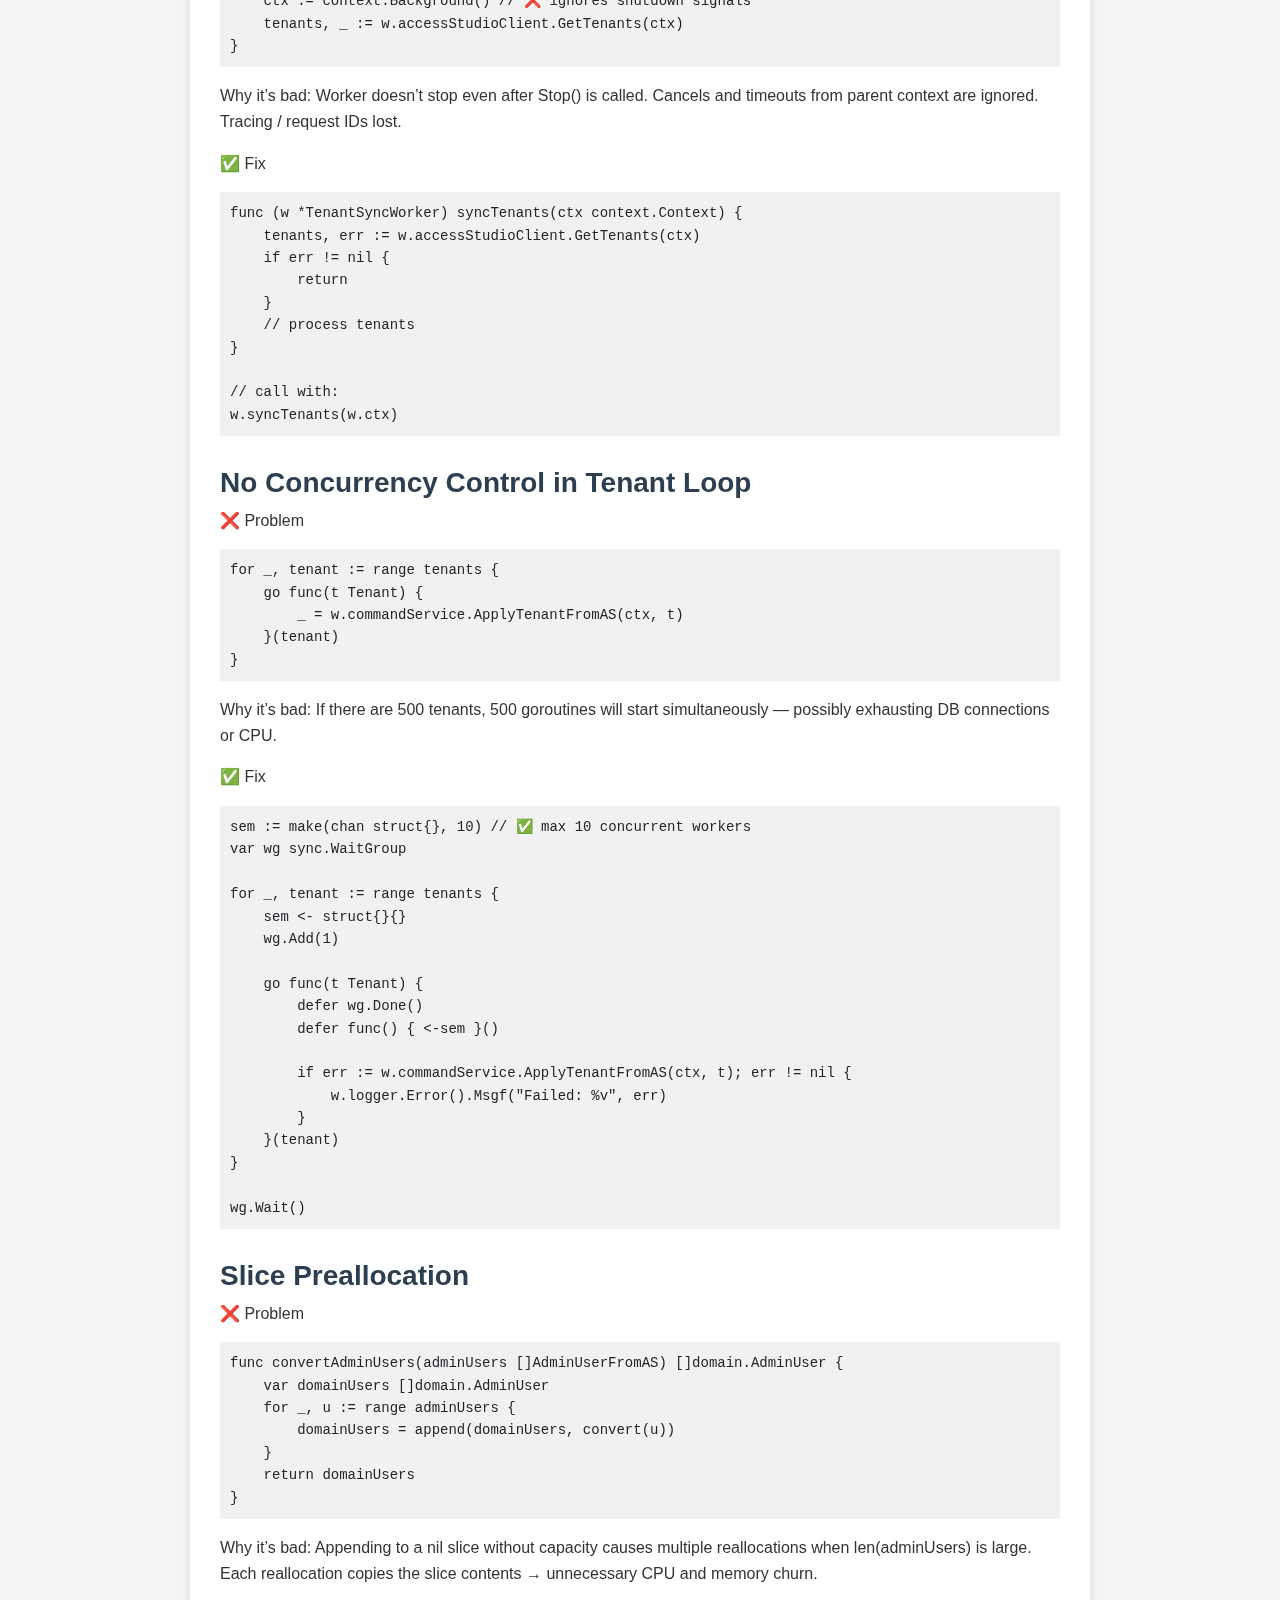
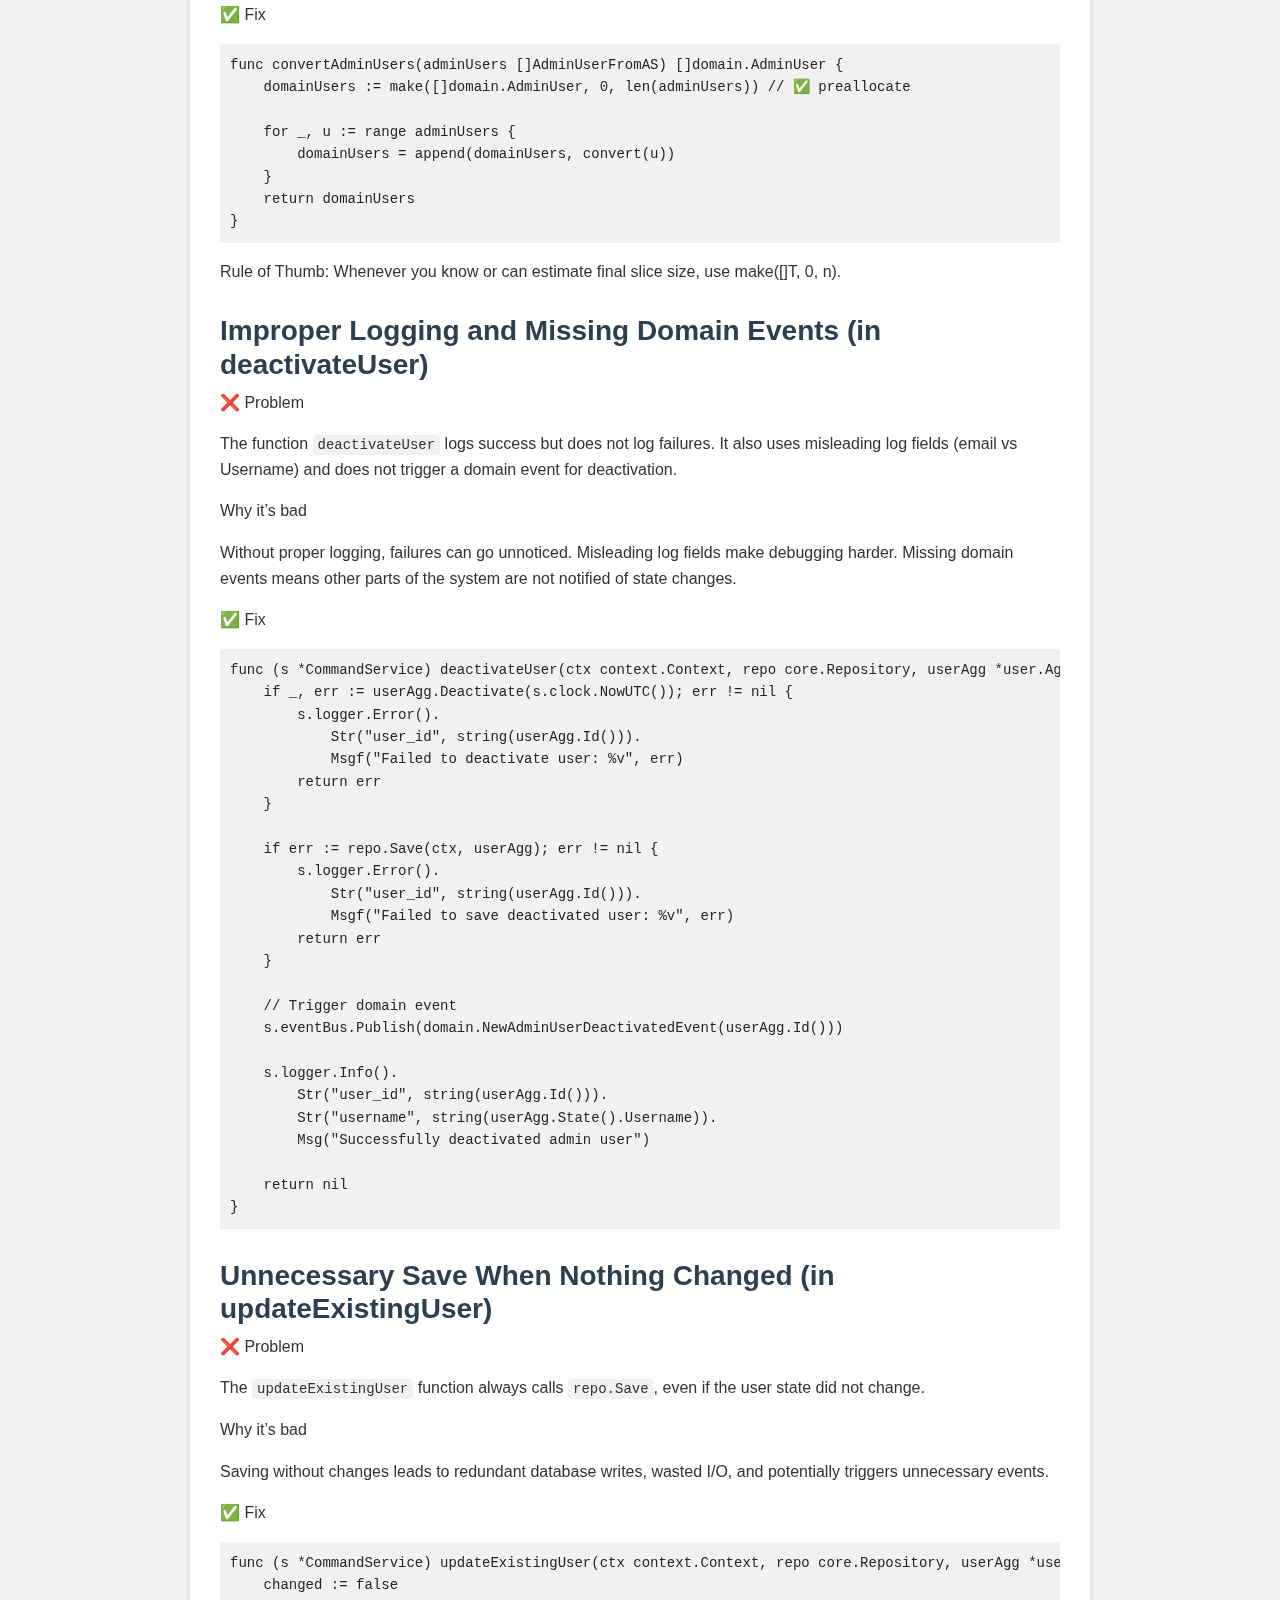
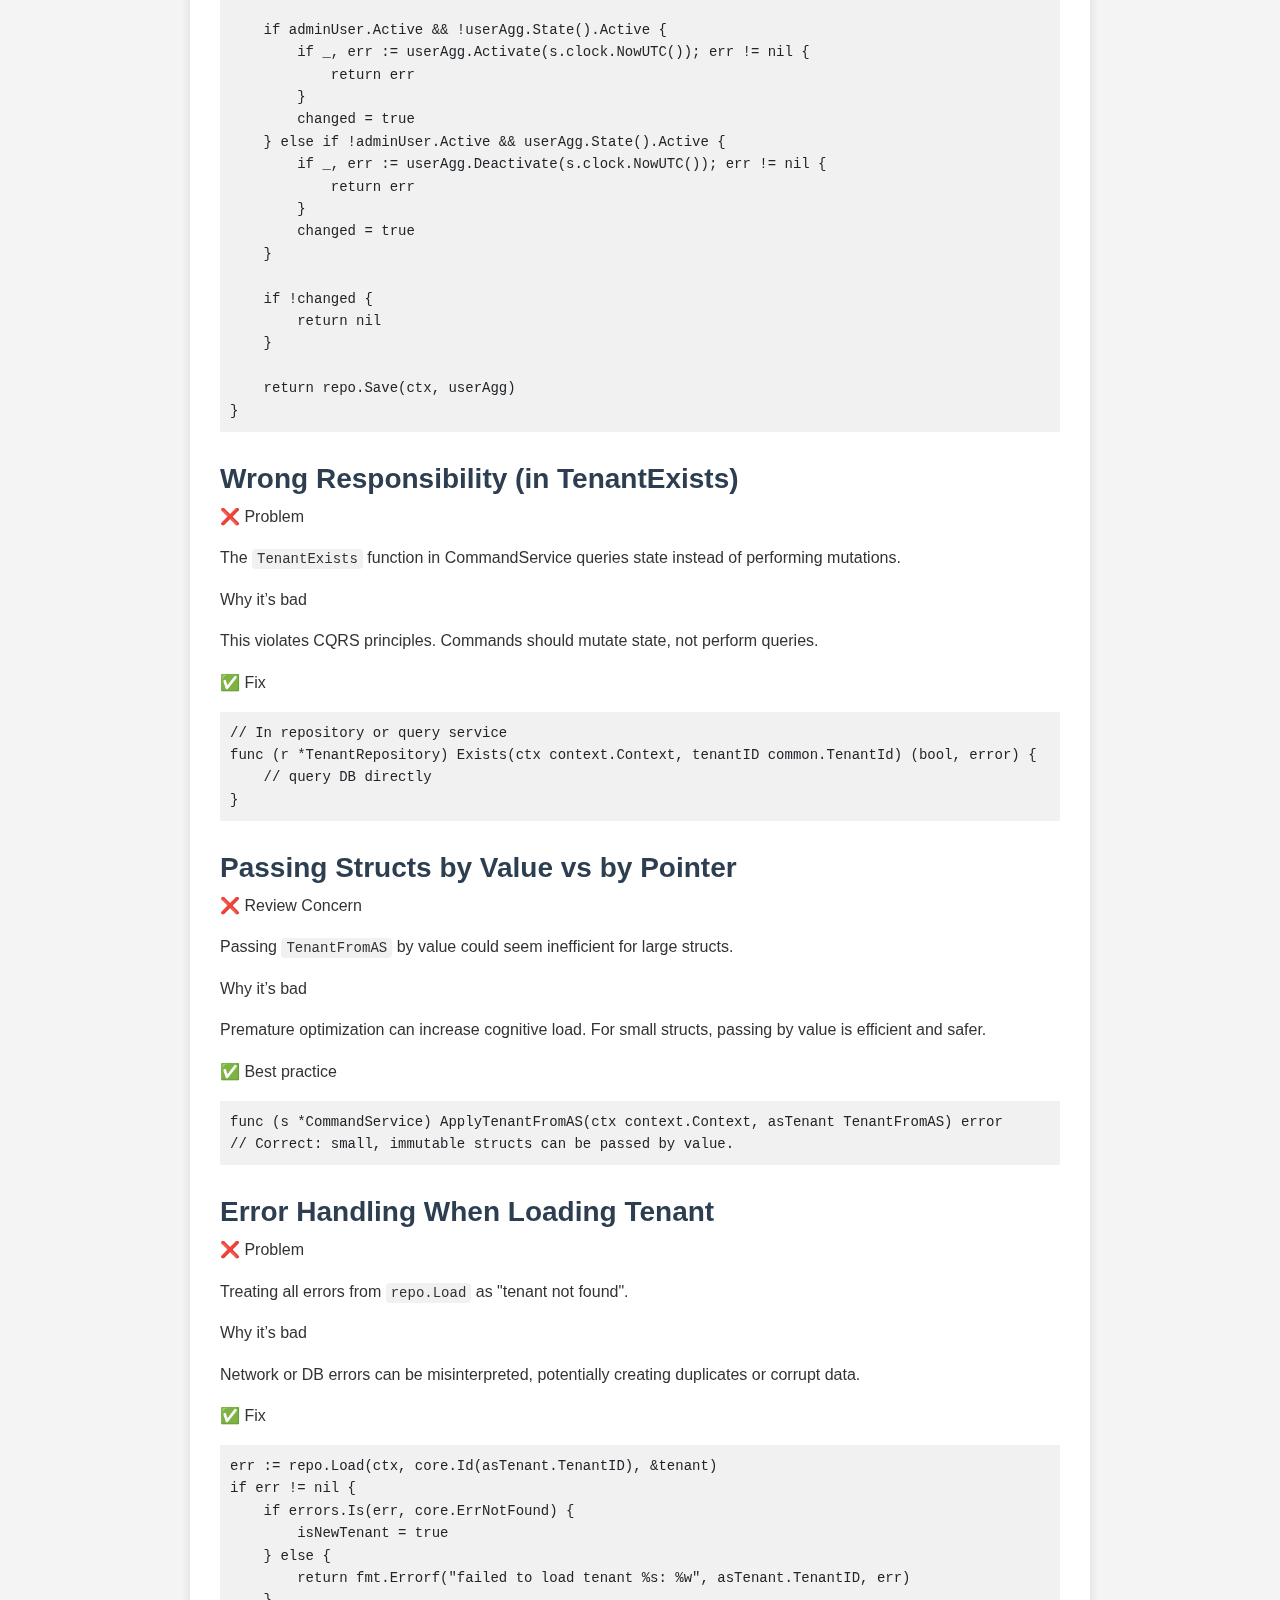
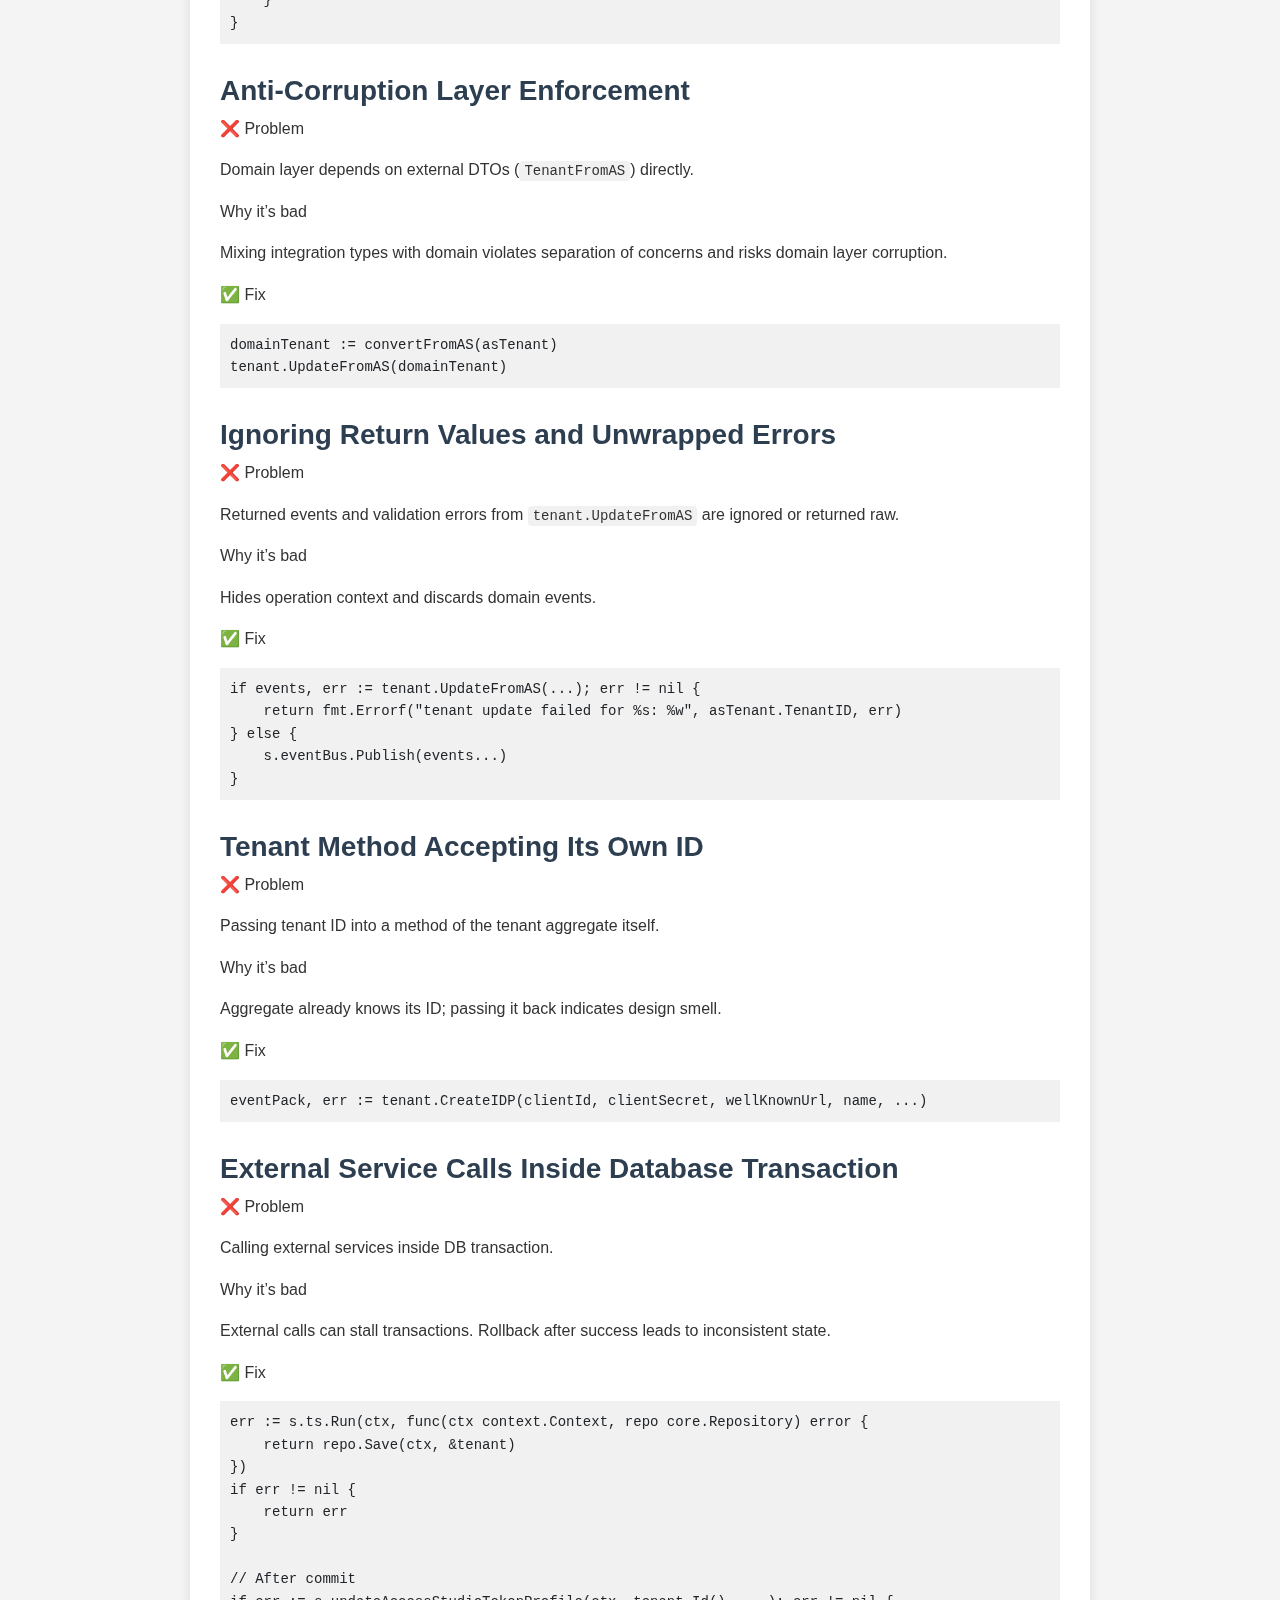
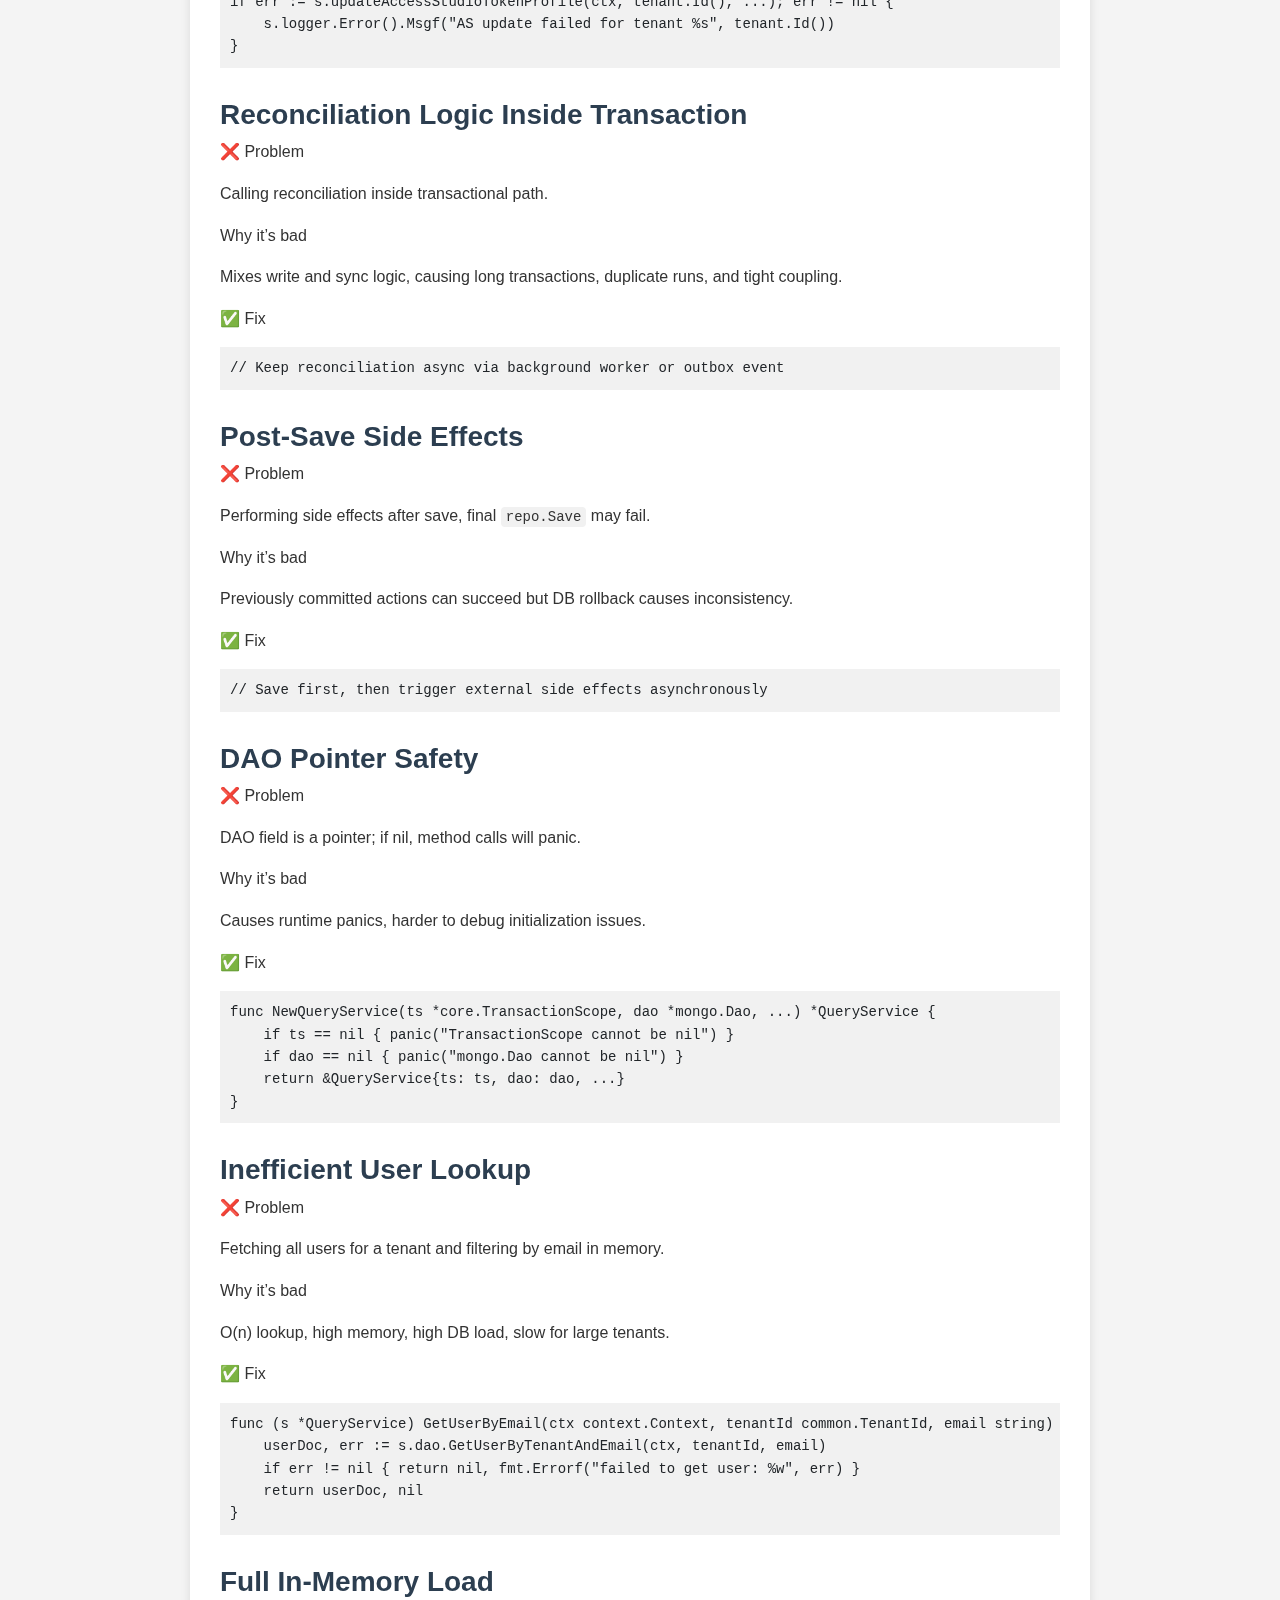
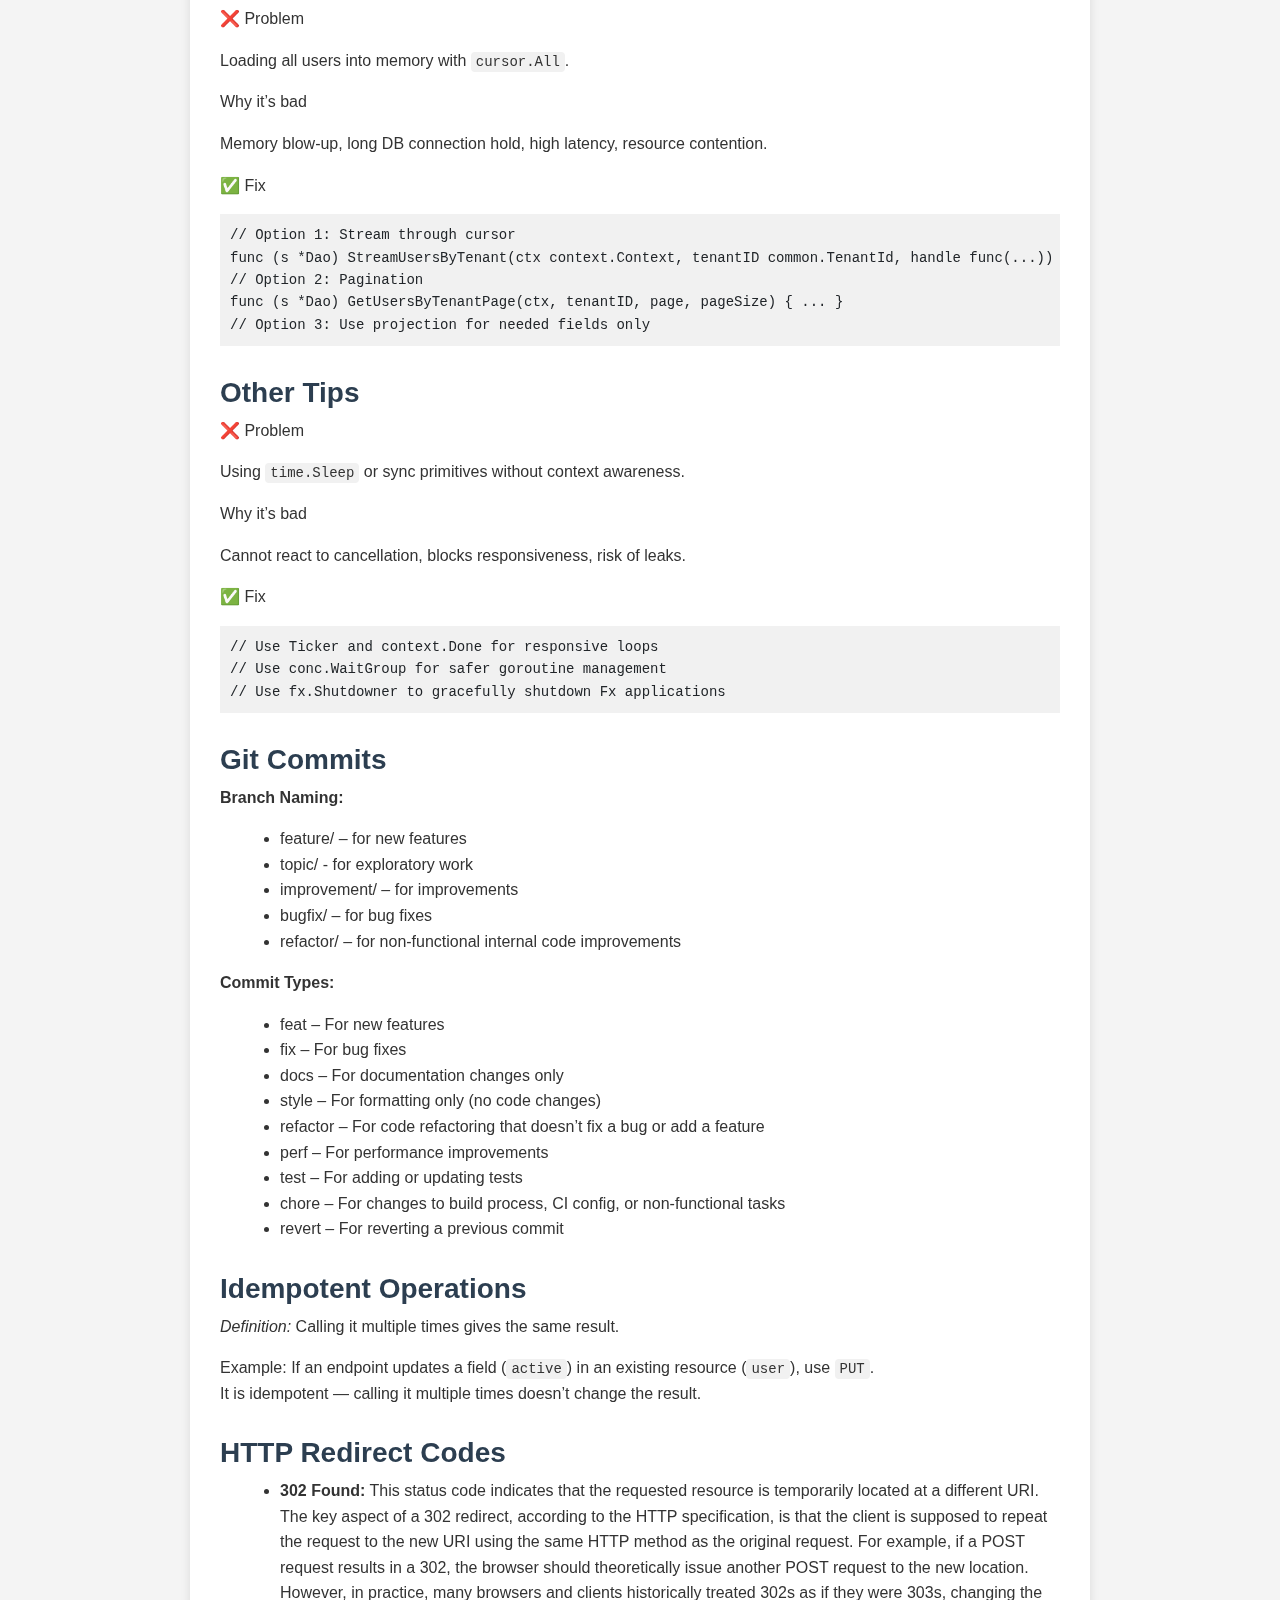
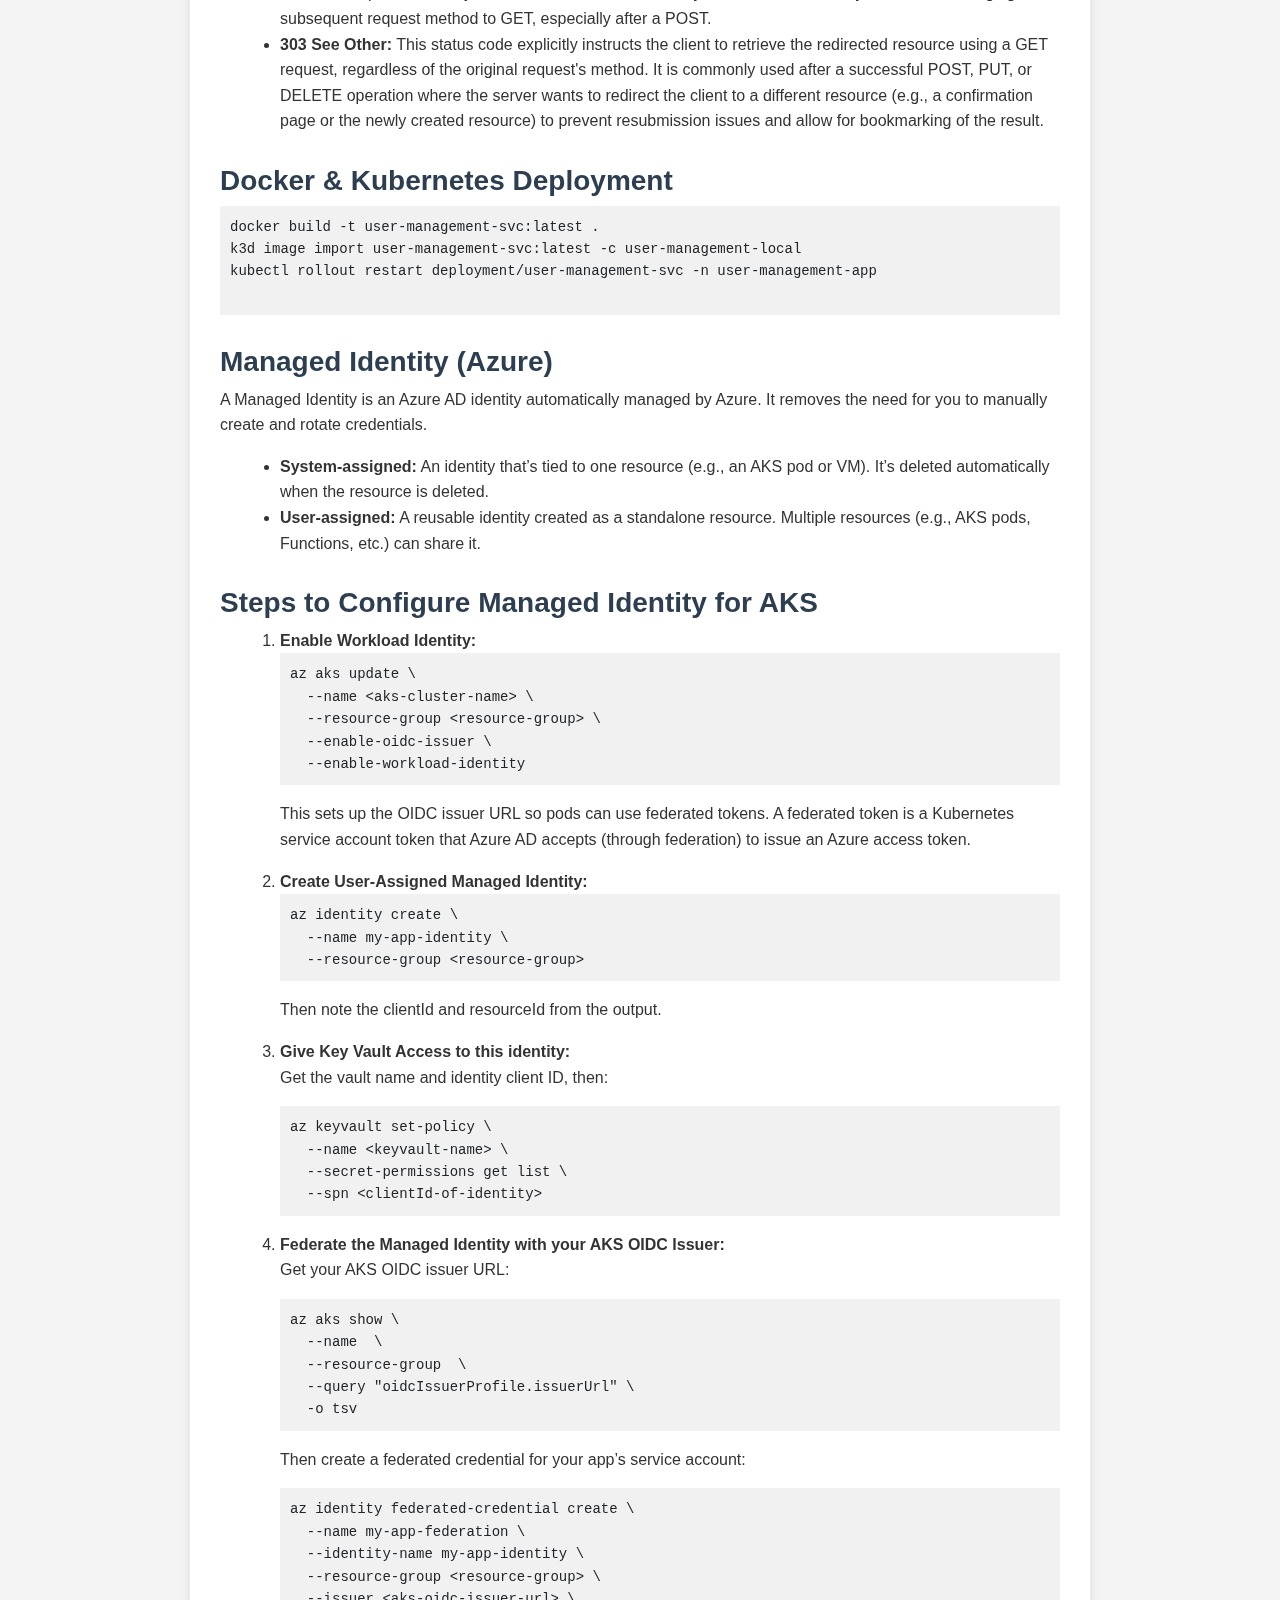
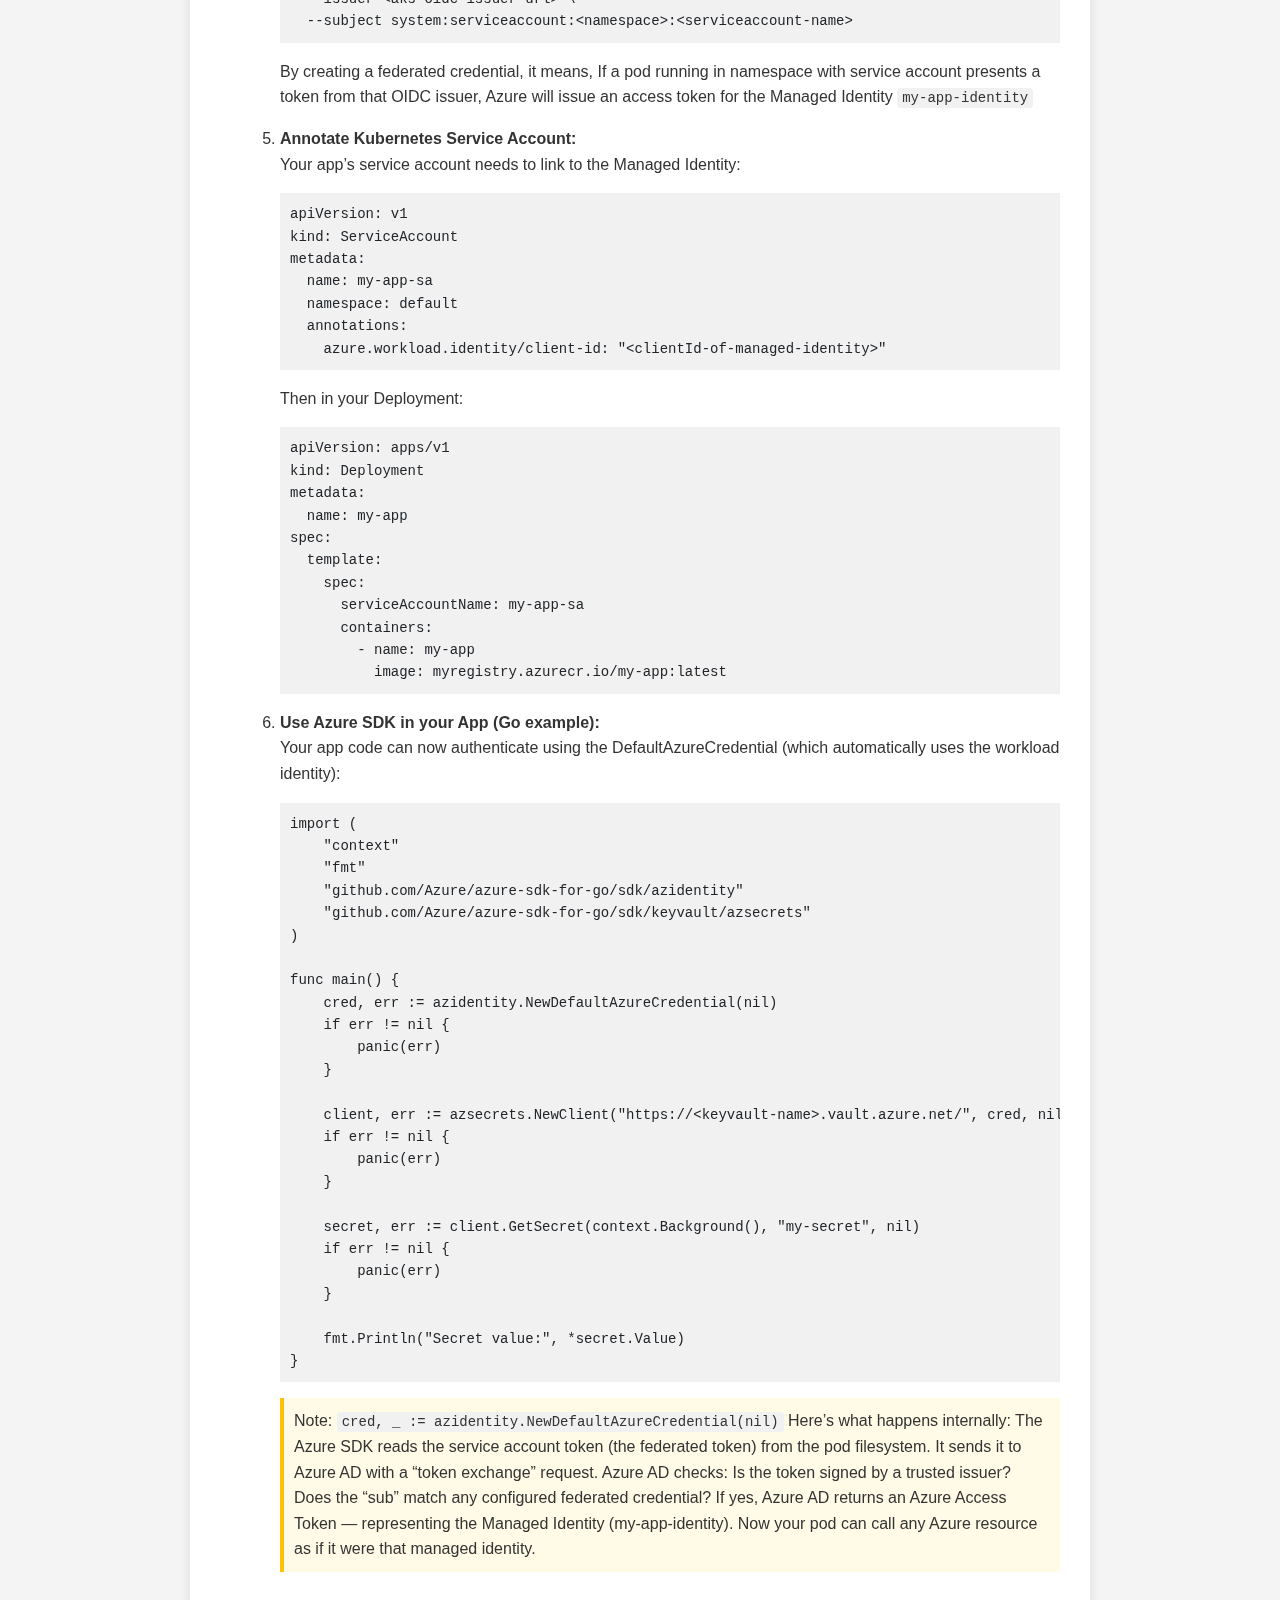
<file: ilman.html>
<!DOCTYPE html>
<html lang="en">

<head>
  <meta charset="UTF-8">
  <meta name="viewport" content="width=device-width, initial-scale=1.0">
  <title>Go Concurrency, Authentication, and Authorization Notes - Part 1</title>
  <meta name="robots" content="noindex, nofollow">
  <link href="css/bootstrap.min.css" rel="stylesheet">
  <link href="css/blog.css" rel="stylesheet">
</head>

<body>
  <div class="container">
    <header class="site-header">
      <a href="index.html" class="site-logo-wrapper" style="text-decoration: none; color: inherit;">
        <div class="site-logo"><i class="fas fa-code fa-2x"></i></div>
        <h1>Ilman Iqbal's Blog</h1>
      </a>
    </header>

    <h3 class="tm-post-title">Go Concurrency, Authentication, and Authorization Notes - Part 1</h3>

    <section>
      <h3>Holding Locks During Long Operations</h3>
      <p class="problem">❌ Problem</p>
      <p>syncTenants() is called while holding a mutex lock — if it takes long, Stop() will block waiting for the lock.
      </p>
      <pre>
func (w *TenantSyncWorker) Start() {
    w.mu.Lock()
    defer w.mu.Unlock()

    if w.running {
        return
    }

    // ❌ Long-running call inside lock
    w.syncTenants()

    w.running = true
}
</pre>
      <p>Why it’s bad: Locks should protect short critical sections only — not long network or DB calls.</p>

      <p class="fix">✅ Fix</p>
      <pre>
func (w *TenantSyncWorker) Start() {
    w.mu.Lock()
    if w.running {
        w.mu.Unlock()
        return
    }
    w.running = true
    w.mu.Unlock()

    // ✅ Run outside the lock
    w.syncTenants()
}
</pre>
    </section>

    <section>
      <h3>Race Condition with ticker Capture</h3>
      <p class="problem">❌ Problem</p>
      <p>Capturing w.ticker to a local variable doesn’t prevent races if another goroutine sets w.ticker = nil.</p>
      <pre>
ticker := w.ticker // ❌ doesn't fix race

go func() {
    for {
        select {
        case &lt;-ticker.C:
            w.syncTenants()
        case &lt;-w.done:
            return
        }
    }
}()
</pre>
      <p>Why it’s bad: w.ticker can change concurrently (e.g., Stop() sets it to nil). The local variable doesn’t
        provide thread safety.</p>

      <p class="fix">✅ Fix</p>
      <pre>
go func() {
    for {
        select {
        case &lt;-w.ticker.C:
            w.syncTenants()
        case &lt;-w.done:
            return
        }
    }
}()
</pre>
    </section>

    <section>
      <h3>No Goroutine Lifecycle Management</h3>
      <p class="problem">❌ Problem</p>
      <p>The goroutine runs indefinitely; there’s no way to track or wait for it.</p>
      <pre>
func (w *TenantSyncWorker) Start() {
    go func() {
        for {
            select {
            case &lt;-w.ticker.C:
                w.syncTenants()
            case &lt;-w.done:
                return
            }
        }
    }()
}
</pre>
      <p>Why it’s bad: Goroutines might outlive the app. Stop() doesn’t ensure it has exited. Can cause DB or HTTP
        connection leaks.</p>

      <p class="fix">✅ Fix</p>
      <pre>
type TenantSyncWorker struct {
    ctx    context.Context
    cancel context.CancelFunc
    wg     sync.WaitGroup
}

func (w *TenantSyncWorker) Start() {
    w.ctx, w.cancel = context.WithCancel(context.Background())
    w.wg.Add(1)

    go func() {
        defer w.wg.Done()
        for {
            select {
            case &lt;-w.ticker.C:
                w.syncTenants(w.ctx)
            case &lt;-w.ctx.Done():
                return
            }
        }
    }()
}

func (w *TenantSyncWorker) Stop() {
    if w.cancel != nil {
        w.cancel()
    }
    w.wg.Wait() // ✅ Wait for worker to finish
}
</pre>
    </section>

    <section>
      <h3>Using context.Background() Instead of Caller Context</h3>
      <p class="problem">❌ Problem</p>
      <pre>
func (w *TenantSyncWorker) syncTenants() {
    ctx := context.Background() // ❌ ignores shutdown signals
    tenants, _ := w.accessStudioClient.GetTenants(ctx)
}
</pre>
      <p>Why it’s bad: Worker doesn’t stop even after Stop() is called. Cancels and timeouts from parent context are
        ignored. Tracing / request IDs lost.</p>

      <p class="fix">✅ Fix</p>
      <pre>
func (w *TenantSyncWorker) syncTenants(ctx context.Context) {
    tenants, err := w.accessStudioClient.GetTenants(ctx)
    if err != nil {
        return
    }
    // process tenants
}

// call with:
w.syncTenants(w.ctx)
</pre>
    </section>

    <section>
      <h3>No Concurrency Control in Tenant Loop</h3>
      <p class="problem">❌ Problem</p>
      <pre>
for _, tenant := range tenants {
    go func(t Tenant) {
        _ = w.commandService.ApplyTenantFromAS(ctx, t)
    }(tenant)
}
</pre>
      <p>Why it’s bad: If there are 500 tenants, 500 goroutines will start simultaneously — possibly exhausting DB
        connections or CPU.</p>

      <p class="fix">✅ Fix</p>
      <pre>
sem := make(chan struct{}, 10) // ✅ max 10 concurrent workers
var wg sync.WaitGroup

for _, tenant := range tenants {
    sem &lt;- struct{}{}
    wg.Add(1)

    go func(t Tenant) {
        defer wg.Done()
        defer func() { &lt;-sem }()

        if err := w.commandService.ApplyTenantFromAS(ctx, t); err != nil {
            w.logger.Error().Msgf("Failed: %v", err)
        }
    }(tenant)
}

wg.Wait()
</pre>
    </section>

    <section>
      <h3>Slice Preallocation</h3>
      <p class="problem">❌ Problem</p>
      <pre>
func convertAdminUsers(adminUsers []AdminUserFromAS) []domain.AdminUser {
    var domainUsers []domain.AdminUser
    for _, u := range adminUsers {
        domainUsers = append(domainUsers, convert(u))
    }
    return domainUsers
}
</pre>
      <p>Why it’s bad: Appending to a nil slice without capacity causes multiple reallocations when len(adminUsers) is
        large. Each reallocation copies the slice contents → unnecessary CPU and memory churn.</p>

      <p class="fix">✅ Fix</p>
      <pre>
func convertAdminUsers(adminUsers []AdminUserFromAS) []domain.AdminUser {
    domainUsers := make([]domain.AdminUser, 0, len(adminUsers)) // ✅ preallocate

    for _, u := range adminUsers {
        domainUsers = append(domainUsers, convert(u))
    }
    return domainUsers
}
</pre>
      <p>Rule of Thumb: Whenever you know or can estimate final slice size, use make([]T, 0, n).</p>
    </section>

    <h3>Improper Logging and Missing Domain Events (in deactivateUser)</h3>
    <p class="problem">❌ Problem</p>
    <p>The function <code>deactivateUser</code> logs success but does not log failures. It also uses misleading log
      fields (email vs Username) and does not trigger a domain event for deactivation.</p>
    <p class="problem">Why it’s bad</p>
    <p>Without proper logging, failures can go unnoticed. Misleading log fields make debugging harder. Missing domain
      events means other parts of the system are not notified of state changes.</p>
    <p class="fix">✅ Fix</p>
    <pre>
func (s *CommandService) deactivateUser(ctx context.Context, repo core.Repository, userAgg *user.Aggregate) error {
    if _, err := userAgg.Deactivate(s.clock.NowUTC()); err != nil {
        s.logger.Error().
            Str("user_id", string(userAgg.Id())).
            Msgf("Failed to deactivate user: %v", err)
        return err
    }

    if err := repo.Save(ctx, userAgg); err != nil {
        s.logger.Error().
            Str("user_id", string(userAgg.Id())).
            Msgf("Failed to save deactivated user: %v", err)
        return err
    }

    // Trigger domain event
    s.eventBus.Publish(domain.NewAdminUserDeactivatedEvent(userAgg.Id()))

    s.logger.Info().
        Str("user_id", string(userAgg.Id())).
        Str("username", string(userAgg.State().Username)).
        Msg("Successfully deactivated admin user")

    return nil
}
</pre>

    <h3>Unnecessary Save When Nothing Changed (in updateExistingUser)</h3>
    <p class="problem">❌ Problem</p>
    <p>The <code>updateExistingUser</code> function always calls <code>repo.Save</code>, even if the user state did not
      change.</p>
    <p class="problem">Why it’s bad</p>
    <p>Saving without changes leads to redundant database writes, wasted I/O, and potentially triggers unnecessary
      events.</p>
    <p class="fix">✅ Fix</p>
    <pre>
func (s *CommandService) updateExistingUser(ctx context.Context, repo core.Repository, userAgg *user.Aggregate, adminUser AdminUserFromAS) error {
    changed := false

    if adminUser.Active && !userAgg.State().Active {
        if _, err := userAgg.Activate(s.clock.NowUTC()); err != nil {
            return err
        }
        changed = true
    } else if !adminUser.Active && userAgg.State().Active {
        if _, err := userAgg.Deactivate(s.clock.NowUTC()); err != nil {
            return err
        }
        changed = true
    }

    if !changed {
        return nil
    }

    return repo.Save(ctx, userAgg)
}
</pre>

    <h3>Wrong Responsibility (in TenantExists)</h3>
    <p class="problem">❌ Problem</p>
    <p>The <code>TenantExists</code> function in CommandService queries state instead of performing mutations.</p>
    <p class="problem">Why it’s bad</p>
    <p>This violates CQRS principles. Commands should mutate state, not perform queries.</p>
    <p class="fix">✅ Fix</p>
    <pre>
// In repository or query service
func (r *TenantRepository) Exists(ctx context.Context, tenantID common.TenantId) (bool, error) {
    // query DB directly
}
</pre>

    <h3>Passing Structs by Value vs by Pointer</h3>
    <p class="problem">❌ Review Concern</p>
    <p>Passing <code>TenantFromAS</code> by value could seem inefficient for large structs.</p>
    <p class="problem">Why it’s bad</p>
    <p>Premature optimization can increase cognitive load. For small structs, passing by value is efficient and safer.
    </p>
    <p class="fix">✅ Best practice</p>
    <pre>
func (s *CommandService) ApplyTenantFromAS(ctx context.Context, asTenant TenantFromAS) error
// Correct: small, immutable structs can be passed by value.
</pre>

    <h3>Error Handling When Loading Tenant</h3>
    <p class="problem">❌ Problem</p>
    <p>Treating all errors from <code>repo.Load</code> as "tenant not found".</p>
    <p class="problem">Why it’s bad</p>
    <p>Network or DB errors can be misinterpreted, potentially creating duplicates or corrupt data.</p>
    <p class="fix">✅ Fix</p>
    <pre>
err := repo.Load(ctx, core.Id(asTenant.TenantID), &tenant)
if err != nil {
    if errors.Is(err, core.ErrNotFound) {
        isNewTenant = true
    } else {
        return fmt.Errorf("failed to load tenant %s: %w", asTenant.TenantID, err)
    }
}
</pre>

    <h3>Anti-Corruption Layer Enforcement</h3>
    <p class="problem">❌ Problem</p>
    <p>Domain layer depends on external DTOs (<code>TenantFromAS</code>) directly.</p>
    <p class="problem">Why it’s bad</p>
    <p>Mixing integration types with domain violates separation of concerns and risks domain layer corruption.</p>
    <p class="fix">✅ Fix</p>
    <pre>
domainTenant := convertFromAS(asTenant)
tenant.UpdateFromAS(domainTenant)
</pre>

    <h3>Ignoring Return Values and Unwrapped Errors</h3>
    <p class="problem">❌ Problem</p>
    <p>Returned events and validation errors from <code>tenant.UpdateFromAS</code> are ignored or returned raw.</p>
    <p class="problem">Why it’s bad</p>
    <p>Hides operation context and discards domain events.</p>
    <p class="fix">✅ Fix</p>
    <pre>
if events, err := tenant.UpdateFromAS(...); err != nil {
    return fmt.Errorf("tenant update failed for %s: %w", asTenant.TenantID, err)
} else {
    s.eventBus.Publish(events...)
}
</pre>

    <h3>Tenant Method Accepting Its Own ID</h3>
    <p class="problem">❌ Problem</p>
    <p>Passing tenant ID into a method of the tenant aggregate itself.</p>
    <p class="problem">Why it’s bad</p>
    <p>Aggregate already knows its ID; passing it back indicates design smell.</p>
    <p class="fix">✅ Fix</p>
    <pre>
eventPack, err := tenant.CreateIDP(clientId, clientSecret, wellKnownUrl, name, ...)
</pre>

    <h3>External Service Calls Inside Database Transaction</h3>
    <p class="problem">❌ Problem</p>
    <p>Calling external services inside DB transaction.</p>
    <p class="problem">Why it’s bad</p>
    <p>External calls can stall transactions. Rollback after success leads to inconsistent state.</p>
    <p class="fix">✅ Fix</p>
    <pre>
err := s.ts.Run(ctx, func(ctx context.Context, repo core.Repository) error {
    return repo.Save(ctx, &tenant)
})
if err != nil {
    return err
}

// After commit
if err := s.updateAccessStudioTokenProfile(ctx, tenant.Id(), ...); err != nil {
    s.logger.Error().Msgf("AS update failed for tenant %s", tenant.Id())
}
</pre>

    <h3>Reconciliation Logic Inside Transaction</h3>
    <p class="problem">❌ Problem</p>
    <p>Calling reconciliation inside transactional path.</p>
    <p class="problem">Why it’s bad</p>
    <p>Mixes write and sync logic, causing long transactions, duplicate runs, and tight coupling.</p>
    <p class="fix">✅ Fix</p>
    <pre>
// Keep reconciliation async via background worker or outbox event
</pre>

    <h3>Post-Save Side Effects</h3>
    <p class="problem">❌ Problem</p>
    <p>Performing side effects after save, final <code>repo.Save</code> may fail.</p>
    <p class="problem">Why it’s bad</p>
    <p>Previously committed actions can succeed but DB rollback causes inconsistency.</p>
    <p class="fix">✅ Fix</p>
    <pre>
// Save first, then trigger external side effects asynchronously
</pre>

    <h3>DAO Pointer Safety</h3>
    <p class="problem">❌ Problem</p>
    <p>DAO field is a pointer; if nil, method calls will panic.</p>
    <p class="problem">Why it’s bad</p>
    <p>Causes runtime panics, harder to debug initialization issues.</p>
    <p class="fix">✅ Fix</p>
    <pre>
func NewQueryService(ts *core.TransactionScope, dao *mongo.Dao, ...) *QueryService {
    if ts == nil { panic("TransactionScope cannot be nil") }
    if dao == nil { panic("mongo.Dao cannot be nil") }
    return &QueryService{ts: ts, dao: dao, ...}
}
</pre>

    <h3>Inefficient User Lookup</h3>
    <p class="problem">❌ Problem</p>
    <p>Fetching all users for a tenant and filtering by email in memory.</p>
    <p class="problem">Why it’s bad</p>
    <p>O(n) lookup, high memory, high DB load, slow for large tenants.</p>
    <p class="fix">✅ Fix</p>
    <pre>
func (s *QueryService) GetUserByEmail(ctx context.Context, tenantId common.TenantId, email string) (*user.Aggregate, error) {
    userDoc, err := s.dao.GetUserByTenantAndEmail(ctx, tenantId, email)
    if err != nil { return nil, fmt.Errorf("failed to get user: %w", err) }
    return userDoc, nil
}
</pre>

    <h3>Full In-Memory Load</h3>
    <p class="problem">❌ Problem</p>
    <p>Loading all users into memory with <code>cursor.All</code>.</p>
    <p class="problem">Why it’s bad</p>
    <p>Memory blow-up, long DB connection hold, high latency, resource contention.</p>
    <p class="fix">✅ Fix</p>
    <pre>
// Option 1: Stream through cursor
func (s *Dao) StreamUsersByTenant(ctx context.Context, tenantID common.TenantId, handle func(...)) error { ... }
// Option 2: Pagination
func (s *Dao) GetUsersByTenantPage(ctx, tenantID, page, pageSize) { ... }
// Option 3: Use projection for needed fields only
</pre>

    <h3>Other Tips</h3>
    <p class="problem">❌ Problem</p>
    <p>Using <code>time.Sleep</code> or sync primitives without context awareness.</p>
    <p class="problem">Why it’s bad</p>
    <p>Cannot react to cancellation, blocks responsiveness, risk of leaks.</p>
    <p class="fix">✅ Fix</p>
    <pre>
// Use Ticker and context.Done for responsive loops
// Use conc.WaitGroup for safer goroutine management
// Use fx.Shutdowner to gracefully shutdown Fx applications
</pre>

    <!-- Begin appended content -->
    <section>
      <h3>Git Commits</h3>
      <p><strong>Branch Naming:</strong></p>
      <ul>
        <li>feature/ – for new features</li>
        <li>topic/ - for exploratory work</li>
        <li>improvement/ – for improvements</li>
        <li>bugfix/ – for bug fixes</li>
        <li>refactor/ – for non-functional internal code improvements</li>
      </ul>

      <p><strong>Commit Types:</strong></p>
      <ul>
        <li>feat – For new features</li>
        <li>fix – For bug fixes</li>
        <li>docs – For documentation changes only</li>
        <li>style – For formatting only (no code changes)</li>
        <li>refactor – For code refactoring that doesn’t fix a bug or add a feature</li>
        <li>perf – For performance improvements</li>
        <li>test – For adding or updating tests</li>
        <li>chore – For changes to build process, CI config, or non-functional tasks</li>
        <li>revert – For reverting a previous commit</li>
      </ul>
    </section>

    <section>
      <h3>Idempotent Operations</h3>
      <p>
        <em>Definition:</em> Calling it multiple times gives the same result.
      </p>
      <p>
        Example: If an endpoint updates a field (<code>active</code>) in an existing resource (<code>user</code>), use
        <code>PUT</code>.
        <br>It is idempotent — calling it multiple times doesn’t change the result.
      </p>
    </section>

    <section>
      <h3>HTTP Redirect Codes</h3>
      <ul>
        <li>
          <strong>302 Found:</strong> This status code indicates that the requested resource is temporarily located at a
          different URI. The key aspect of a 302 redirect, according to the HTTP specification, is that the client is
          supposed to repeat the request to the new URI using the same HTTP method as the original request. For example,
          if a POST request results in a 302, the browser should theoretically issue another POST request to the new
          location. However, in practice, many browsers and clients historically treated 302s as if they were 303s,
          changing the subsequent request method to GET, especially after a POST.
        </li>
        <li>
          <strong>303 See Other:</strong> This status code explicitly instructs the client to retrieve the redirected
          resource using a GET request, regardless of the original request's method. It is commonly used after a
          successful POST, PUT, or DELETE operation where the server wants to redirect the client to a different
          resource (e.g., a confirmation page or the newly created resource) to prevent resubmission issues and allow
          for bookmarking of the result.
        </li>
      </ul>
    </section>

    <section>
      <h3>Docker & Kubernetes Deployment</h3>
      <pre>
docker build -t user-management-svc:latest .
k3d image import user-management-svc:latest -c user-management-local
kubectl rollout restart deployment/user-management-svc -n user-management-app
        </pre>
    </section>

    <section>
      <h3>Managed Identity (Azure)</h3>
      <p>A Managed Identity is an Azure AD identity automatically managed by Azure. It removes the need for you to
        manually create and rotate credentials.</p>
      <ul>
        <li><strong>System-assigned:</strong> An identity that’s tied to one resource (e.g., an AKS pod or VM). It’s
          deleted automatically when the resource is deleted.</li>
        <li><strong>User-assigned:</strong> A reusable identity created as a standalone resource. Multiple resources
          (e.g., AKS pods, Functions, etc.) can share it.</li>
      </ul>

      <h3>Steps to Configure Managed Identity for AKS</h3>
      <ol>
        <li>
          <strong>Enable Workload Identity:</strong>
          <pre>
az aks update \
  --name &lt;aks-cluster-name&gt; \
  --resource-group &lt;resource-group&gt; \
  --enable-oidc-issuer \
  --enable-workload-identity</pre>
          <p>This sets up the OIDC issuer URL so pods can use federated tokens. A federated token is a Kubernetes
            service account token that Azure AD accepts (through federation) to issue an Azure access token.</p>
        </li>
        <li>
          <strong>Create User-Assigned Managed Identity:</strong>
          <pre>
az identity create \
  --name my-app-identity \
  --resource-group &lt;resource-group&gt;</pre>
          <p>Then note the clientId and resourceId from the output.</p>
        </li>
        <li>
          <strong>Give Key Vault Access to this identity:</strong>
          <p>Get the vault name and identity client ID, then:</p>
          <pre>
az keyvault set-policy \
  --name &lt;keyvault-name&gt; \
  --secret-permissions get list \
  --spn &lt;clientId-of-identity&gt;</pre>
        </li>
        <li>
          <strong>Federate the Managed Identity with your AKS OIDC Issuer:</strong>
          <p>Get your AKS OIDC issuer URL:</p>
          <pre>
az aks show \
  --name <your-aks-cluster-name> \
  --resource-group <your-resource-group> \
  --query "oidcIssuerProfile.issuerUrl" \
  -o tsv</pre>
          <p>Then create a federated credential for your app’s service account:</p>
          <pre>
az identity federated-credential create \
  --name my-app-federation \
  --identity-name my-app-identity \
  --resource-group &lt;resource-group&gt; \
  --issuer &lt;aks-oidc-issuer-url&gt; \
  --subject system:serviceaccount:&lt;namespace&gt;:&lt;serviceaccount-name&gt;</pre>
          <p>By creating a federated credential, it means, If a pod running in namespace <namespace> with service
              account <serviceaccount-name> presents a token from that OIDC issuer, Azure will issue an access token for
                the Managed Identity <code>my-app-identity</code></p>
        </li>
        <li>
          <strong>Annotate Kubernetes Service Account:</strong>
          <p>Your app’s service account needs to link to the Managed Identity:</p>
          <pre>
apiVersion: v1
kind: ServiceAccount
metadata:
  name: my-app-sa
  namespace: default
  annotations:
    azure.workload.identity/client-id: "&lt;clientId-of-managed-identity&gt;"</pre>
          <p>Then in your Deployment:</p>
          <pre>
apiVersion: apps/v1
kind: Deployment
metadata:
  name: my-app
spec:
  template:
    spec:
      serviceAccountName: my-app-sa
      containers:
        - name: my-app
          image: myregistry.azurecr.io/my-app:latest</pre>
        </li>
        <li>
          <strong>Use Azure SDK in your App (Go example):</strong>
          <p>Your app code can now authenticate using the DefaultAzureCredential (which automatically uses the workload
            identity):</p>
          <pre>
import (
    "context"
    "fmt"
    "github.com/Azure/azure-sdk-for-go/sdk/azidentity"
    "github.com/Azure/azure-sdk-for-go/sdk/keyvault/azsecrets"
)

func main() {
    cred, err := azidentity.NewDefaultAzureCredential(nil)
    if err != nil {
        panic(err)
    }

    client, err := azsecrets.NewClient("https://&lt;keyvault-name&gt;.vault.azure.net/", cred, nil)
    if err != nil {
        panic(err)
    }

    secret, err := client.GetSecret(context.Background(), "my-secret", nil)
    if err != nil {
        panic(err)
    }

    fmt.Println("Secret value:", *secret.Value)
}</pre>
          <p class="note">Note: <code>cred, _ := azidentity.NewDefaultAzureCredential(nil)</code>
            Here’s what happens internally:
            The Azure SDK reads the service account token (the federated token) from the pod filesystem.
            It sends it to Azure AD with a “token exchange” request.
            Azure AD checks:
            Is the token signed by a trusted issuer?
            Does the “sub” match any configured federated credential?
            If yes, Azure AD returns an Azure Access Token — representing the Managed Identity (my-app-identity).
            Now your pod can call any Azure resource as if it were that managed identity.</p>
        </li>
      </ol>
    </section>

    <section>
      <h3>Curity Admin API Errors & Solutions</h3>
      <ul>
        <li>
          <strong>DNS Lookup Failure:</strong>
          <pre><code>error: failed to create IDP: ... no such host</code></pre>
          <strong>Solution:</strong> Correct the service URL using:
          <code>&lt;service&gt;.&lt;namespace&gt;.svc.cluster.local</code>
        </li>
        <li>
          <strong>TLS Error:</strong>
          <pre><code>malformed HTTP response "\x15\x03\x03\x00\x02\x02P"</code></pre>
          <strong>Solution:</strong> Use <code>https://</code> for Curity Admin API.
        </li>
      </ul>
    </section>

    <section>
      <h3>Curity Profiles</h3>
      <p>Curity divides functionality into:</p>
      <ul>
        <li><strong>Authentication Profile:</strong> Handles user authentication (authenticators, login, SSO sessions)
        </li>
        <li><strong>Token Profile:</strong> Issues tokens to clients (authorization_code flow, etc.)</li>
      </ul>

      <h3>Curity Session Types:</h3>
      <ul>
        <li>
          <strong>SSO Persist Session:</strong> Saved in DB, cleared via <code>/oauth-session/logout</code> with
          <code>id_token_hint</code> or idle session timeout.
        </li>
        <li>
          <strong>Authentication Transaction / Rolling Session:</strong> Tracks OIDC flow steps (ex: where am I in the
          OIDC flow), cleared naturally or via <code>/authentication-session/logout</code>.
        </li>
      </ul>
    </section>

    <section>
      <h3>Cookie Overwrite Problem &amp; Fix</h3>

      <h4 class="problem">The Problem:</h4>
      <p>
        Curity tracks an interactive authentication transaction server-side and links it to the browser by a session
        cookie (<code>sessionid</code> + <code>ssm</code>). When you start login with <code>lec-oidc</code> (customer
        profile),
        Curity creates a session (call it session A) and stores the OIDC state there.
      </p>
      <p>
        In your flow <code>lec-oidc</code> delegates to <code>lec-token-profile → azure-oidc → Entra ID</code>. During
        that delegation,
        the lec-token-profile (or azure-oidc running under it) also performs top-level redirects and may itself write a
        new
        session cookie (call it session B) under the same cookie name and same domain.
      </p>
      <p>
        Because both profiles are served from the same domain and the session cookies use that domain and a
        non-restrictive path,
        the browser accepts and stores the latest <code>Set-Cookie</code> value — which can overwrite the original
        session cookie value
        (session A → replaced by session B).
      </p>
      <p>
        When the IdP redirects the browser back to customer callback with <code>code+state</code>, the browser sends the
        current cookie
        value (session B). Curity's customer profile then looks up session B server-side and finds either the wrong
        session or
        no authn transaction (or the state does not match). Result:
        <code><strong>"Couldn't resume authentication transaction / missing_parameters".</strong></code>
      </p>

      <h4 class="fix">The Solution:</h4>
      <ul>
        <li>
          <strong>Serve profiles on different hostnames (or subdomains)</strong>
          <ul>
            <li>
              Put the <code>lec-token-profile</code> / <code>lec-authentication-profile</code> and the customer profile
              on separate
              hostnames (or subdomains). Example:
              <ul>
                <li><code>lec-token-profile → https://lec.rgn-eu.nxs-dev.ifscsc.cloud</code></li>
                <li><code>customer profile → https://app.rgn-eu.nxs-dev.ifscsc.cloud</code></li>
              </ul>
            </li>
            <li>
              Because cookies are scoped per host, session cookies from <code>lec.example.com</code> will not overwrite
              cookies on
              <code>app.example.com</code>. This is the cleanest and safest fix.
            </li>
            <li>
              Implementation: change the base URLs / virtual host mapping (ngrok endpoints / DNS) used for each profile
              so they use
              different hostnames.
            </li>
          </ul>
        </li>
      </ul>

      <p class="note">
        <strong>PS:</strong> If you serve the lec-token/lec-authentication profiles from
        <code>lec.rgn-eu.nxs-dev.ifscsc.cloud</code> while the customer profile stays on
        <code>rgn-eu.nxs-dev.ifscsc.cloud</code>, the browser will keep separate cookie namespaces for the two hosts and
        the lec
        profile will not overwrite the customer session cookie.
      </p>

      <h4>How to apply the fix:</h4>
      <ol>
        <li>
          Pick distinct hostnames for the profiles. Example:
          <ul>
            <li><code>app.rgn-eu.nxs-dev.ifscsc.cloud</code> (customer-facing profile)</li>
            <li><code>lec.rgn-eu.nxs-dev.ifscsc.cloud</code> (lec-token / IdP profile)</li>
          </ul>
        </li>

        <li>
          Find the address your DNS should point to (Ingress / Load Balancer). Determine how external traffic reaches
          your cluster
          (Ingress controller service). Run:
          <pre><code>kubectl get svc -n kube-system
kubectl get svc -n &lt;ingress-namespace&gt;</code></pre>
          <p>Look for the Service that fronts Traefik/Nginx (type LoadBalancer) and note either:</p>
          <ul>
            <li><strong>EXTERNAL-IP</strong> (an IP)</li>
            <li><strong>EXTERNAL-DNS NAME</strong> (an ELB/ALB DNS name)</li>
          </ul>
        </li>

        <li>
          Create DNS records in your provider:
          <ul>
            <li><code>EXTERNAL-IP 34.12.45.67 →</code> create <strong>A records</strong> pointing to that IP</li>
            <li><code>EXTERNAL-DNS curity-alb-123456.us-east-1.elb.amazonaws.com →</code> create an
              <strong>ALIAS (Route53)</strong> or <strong>CNAME</strong> pointing to that DNS name
            </li>
          </ul>
        </li>

        <li>Create/adjust Ingress YAML to accept both hostnames and route to your Curity service.</li>

        <li>
          Update Curity profile <code>base-urls</code> and client <code>redirect_uris</code> to the new hostnames.
          <ul>
            <li>
              For the <strong>lec-token/lec-authentication</strong> profiles:
              update <code>base-url</code> (if used in discovery) and client <code>redirect_uris</code> and
              <code>configuration-urls</code> to use <code>lec.rgn-eu...</code>
            </li>
            <li>
              For the <strong>customer profile (customer-test)</strong>:
              update the <code>lec-oidc</code> authenticator <code>configuration-url</code> and any clients’
              <code>redirect_uris</code> that point to the callback to use <code>app.rgn-eu...</code>
            </li>
          </ul>
        </li>

        <li>Test with browser and verify cookies are not overwritten.</li>
      </ol>

      <h4>Step-by-step flow (with cookie creation points)</h4>

      <ol>
        <li>
          <strong>Step 1:</strong> Browser starts OIDC flow to customer-test-profile
          <pre><code>GET https://curity.example.com/customer-test-profile/oauth-authorize?client_id=app-client&...</code></pre>
          <p>
            At this moment, the Token Profile delegates to the customer-test-profile (Authentication Profile). No
            cookies exist yet.
          </p>
        </li>

        <li>
          <strong>Step 2:</strong> Enter customer-test-profile → lec-oidc
          <p>
            Curity starts a new authentication transaction in the customer-test-profile context.
            Curity sends a <code>Set-Cookie</code> header to the browser.
            This cookie allows Curity to resume this transaction when the browser comes back later.
          </p>
        </li>

        <li>
          <strong>Step 3:</strong> lec-oidc redirects browser to lec-token-profile.
          <p>
            The lec-oidc authenticator delegates login to another Curity token profile.
            Redirect:
            <code>302 Location: https://curity.example.com/lec-token-profile/oauth-authorize?client_id=tenant-123-client&...</code>
          </p>
          <p>
            At this moment, the Token Profile delegates to the lec-authentication-profile.
          </p>
        </li>

        <li>
          <strong>Step 4:</strong> lec-authentication-profile → azure-oidc.
          <p>
            A new authentication transaction starts inside the lec-authentication-profile context — independent of the
            previous one.
            Curity sends another <code>Set-Cookie</code> header to the browser.
            Now, the browser has two cookies — one for customer-test-profile, and one for lec-authentication-profile.
          </p>
        </li>

        <li>
          <strong>Step 5:</strong> azure-oidc → redirects to Entra ID.
          <p>
            Curity (acting as an OIDC client) redirects the browser to Entra ID:
            <code>302 Location: https://login.microsoftonline.com/...&state=XYZ</code>
          </p>
        </li>

        <li>
          <strong>Step 6:</strong> Browser returns from Entra ID → lec-authentication-profile callback.
          <p>
            After successful login at Entra ID, the browser is redirected back to:
            <code>https://curity.example.com/lec-authentication-profile/authn/azure-oidc/callback?code=...&state=XYZ</code>.
          </p>
          <p>
            When the browser follows this redirect, it includes the lec-authentication-profile cookie automatically.
            Curity uses it to resume this transaction and complete the azure-oidc login.
          </p>
        </li>

        <li>
          <strong>Step 7:</strong> lec-authentication-profile finishes, returns code to lec-oidc.
          <p>
            Curity redirects back to:
            <code>302 Location: https://curity.example.com/customer-test-profile/authn/lec-oidc/callback?code=...&state=ABC</code>.
          </p>
          <p>
            When the browser follows this redirect, it includes the customer-test-profile cookie automatically.
            Curity uses it to resume the lec-oidc transaction and issue tokens to the app.
          </p>
        </li>
      </ol>
    </section>

    <section>
      <h3>Federation Concepts</h3>
      <p><strong>Federation</strong> = One system trusting another system’s users or identities (tokens).</p>
      <ul>
        <li><strong>User Federation:</strong> Connect IdP to external datasource so that users can authenticate using
          accounts that are managed outside your system.</li>
        <li><strong>OIDC Federation:</strong> One OIDC provider trusts tokens from another. This is usually done by
          setting the issuer URL of one IdP in the other IdP.</li>
        <li><strong>Federated Token:</strong> A token issued by the trusted external system (AKS) that Azure AD will
          accept because of OIDC federation.</li>
        <li><strong>Federated Credential:</strong> It’s a rule that we configure in Azure AD in order to enable it to
          accept federated tokens.</li>
      </ul>
    </section>

    <section>
      <h3>IdP (Identity Provider)</h3>
      <ul>
        <li>An Identity Provider (IdP) is a system that authenticates users</li>
        <li>An External IdP is an outside IdP that your system trusts to authenticate users instead of doing it itself.
        </li>
        <li>
          <strong>In your setup:</strong>
          <ul>
            <li>Your Curity server is the main IdP for your apps.</li>
            <li>But, Curity delegates login to Azure AD, which acts as the external IdP.</li>
          </ul>
        </li>
      </ul>
    </section>

    <section>
      <h3>What is an OpenID Connect (OIDC) provider?</h3>
      <ul>
        <li>An OpenID Connect (OIDC) provider is a service that authenticates users and issues tokens</li>
        <li>Examples: Curity, Azure AD (Entra ID), Google, Okta.</li>
        <li>
          <strong>In your setup:</strong> Customer profile, LEC profile or Azure AD acts as the OIDC provider.
        </li>
      </ul>
    </section>

    <section>
      <h3>What is an OIDC federation?</h3>
      <ul>
        <li>An OIDC federation is when multiple OpenID Connect (OIDC) providers (or realms/identity systems) are
          connected or trusted together, so users from one system can authenticate in another.</li>
        <li>
          <strong>In your setup:</strong> Your customer profile acts as an OIDC provider. This OIDC
          provider
          delegates login to another OIDC provider — e.g., LEC profile or Entra ID (Azure AD). This setup
          forms an OIDC federation, where customer profile acts as a relying party to another OIDC provider.
        </li>
      </ul>
    </section>

    <section>
      <h3>IdP vs OIDC</h3>
      <ul>
        <li>IdP authenticates users. It can use different protocols to do authenticaion, such as
          <ul>
            <li>OIDC (OpenID Connect)</li>
            <li>SAML</li>
          </ul>
        </li>
        <li>
          <strong>In your setup:</strong>
          <ul>
            <li>Curity contains a tenant profile that issues tokens. Therefore, curity acts as an IdP. <br /> But Curity
              is delegating authentication to another IdP — Azure AD (Entra ID) — through OIDC. Therefore, Azure AD is
              an extrenal IdP.</li>
            <li>Your app uses OIDC to talk to Curity (that’s how it gets tokens). <br /> Curity uses OIDC again, but
              this time as a client to Azure AD (external IdP).
            </li>
          </ul>
        </li>
      </ul>
    </section>

    <section>
      <h3>OAuth 2.0 & OpenID</h3>
      <ul>
        <li>
          <strong>How to Say You’re Using OAuth 2.0?</strong>
          <ul>
            <li>Your flow includes <code>/oauth/authorize</code> and <code>/oauth/token</code> endpoints.</li>
            <li>You exchange an authorization code for an access token.</li>
            <li>The purpose is to obtain a token to call APIs (authorization).</li>
          </ul>
        </li>
        <li>
          <strong>How to Say You’re Using OpenID Connect?</strong>
          <ul>
            <li>The <code>scope</code> parameter includes <code>openid</code>.</li>
            <li>You receive an ID Token (usually a JWT with user claims).</li>
            <li>You have an OIDC discovery document endpoint (<code>/.well-known/openid-configuration</code>).</li>
            <li>You use authenticators or clients of type <code>oidc</code>.</li>
            <li>The goal is user authentication (not just API access).</li>
          </ul>
        </li>
        <li>OpenID Connect (OIDC) is built on top of OAuth 2.0 — it extends OAuth2.</li>
        <li>
          <strong>In your setup:</strong>
          <ul>
            <li>Between your application ↔ Curity: using OAuth 2.0 (authorization) — and OIDC if
              <code>scope=openid</code> is included for login.
            </li>
            <li>Between Curity ↔ Azure AD: using OpenID Connect, which internally uses OAuth 2.0 flows.</li>
          </ul>
        </li>
      </ul>
    </section>

    <section>
      <h3>Zero Trust Principle</h3>
      <p><strong>Zero Trust</strong> means: “Never trust anything — always verify.”</p>
      <p>According to the zero trust principle, every request must be:</p>
      <ul>
        <li><strong>Authenticated</strong> — who are you? (e.g., every request must contain tokens, certificates, or
          use mTLS.)</li>
        <li><strong>Authorized</strong> — do you have permission? (e.g., every request must include access control
          checks.)</li>
        <li><strong>Verified continuously</strong> — are you still who you claim to be, and is your device secure?
          (e.g., tokens must be validated continuously.)</li>
      </ul>
    </section>

    <section>
      <h3>How to Verify the Access Token in Your Microservices</h3>
      <ul>
        <li>
          If the token is a JWT, validate the signature using Curity’s JWKS endpoint:
          <pre><code>GET https://&lt;curity-domain&gt;/tenant-token-profile/oauth/v2/oauth-anonymous/jwks</code></pre>
        </li>
        <li>
          If the token is opaque, call Curity’s Introspection endpoint (<code>/introspect</code>) to check if it’s
          active:
          <pre><code>curl -u &lt;client_id&gt;:&lt;client_secret&gt; \
  -d token=&lt;access_token&gt; \
  https://&lt;curity-domain&gt;/&lt;profile-id&gt;/introspect</code></pre>
        </li>
      </ul>
    </section>

    <section>
      <h3>What is SSO?</h3>
      <p><strong>SSO (Single Sign-On)</strong> is an authentication concept where a user logs in once and gains access
        to multiple independent applications without re-entering credentials.</p>
      <p>Example: A user logs into Curity via Client A (App A), and can then access Client B (App B) without logging
        in again.</p>
      <ul>
        <li><strong>Log in to Application A (Client A):</strong>
          <ul>
            <li>You’re redirected to Curity.</li>
            <li>Curity asks for your username/password (or federates to LDAP/AD/Google).</li>
            <li>After login, Curity creates a session and issues tokens for Client A.</li>
          </ul>
        </li>
        <li><strong>Go to Application B (Client B):</strong>
          <ul>
            <li>Application B redirects you to Curity for login.</li>
            <li>Curity detects an active session and issues tokens automatically — no credentials needed again.</li>
          </ul>
        </li>
        <li><strong>Do you need to log in again?</strong>
          <ul>
            <li><strong>No</strong> — if your Curity session is still active.</li>
            <li><strong>Yes</strong> — if your session expired, or if App B uses a different authentication
              profile/domain.</li>
          </ul>
        </li>
      </ul>
    </section>

    <section>
      <h3>RBAC – Role-Based Access Control</h3>
      <p>Access is based on roles assigned to users.</p>
      <ul>
        <li><strong>Example:</strong>
          <ul>
            <li>User: Alice</li>
            <li>Role: Admin</li>
            <li>Permissions: Create, Update, Delete users</li>
            <li>✅ Alice can delete a user because her role allows it.</li>
          </ul>
        </li>
        <li>Used in: Curity, Keycloak</li>
      </ul>
    </section>

    <section>
      <h3>ReBAC – Relationship-Based Access Control</h3>
      <p>Access is based on relationships between entities (users, resources, groups, etc.), not just roles.</p>
      <ul>
        <li><strong>Example:</strong>
          <ul>
            <li>Alice owns Project A</li>
            <li>Bob is a collaborator on Project A</li>
            <li>Charlie is a manager of Alice</li>
            <li>✅ Bob can edit Project A (because of "collaborator" relationship)</li>
            <li>✅ Charlie can view Project A (because "manager of Alice")</li>
            <li>❌ Others can’t access Project A</li>
          </ul>
        </li>
        <li>Used in: SpiceDB, AuthZed</li>
      </ul>
    </section>

</body>

</html>
</file>
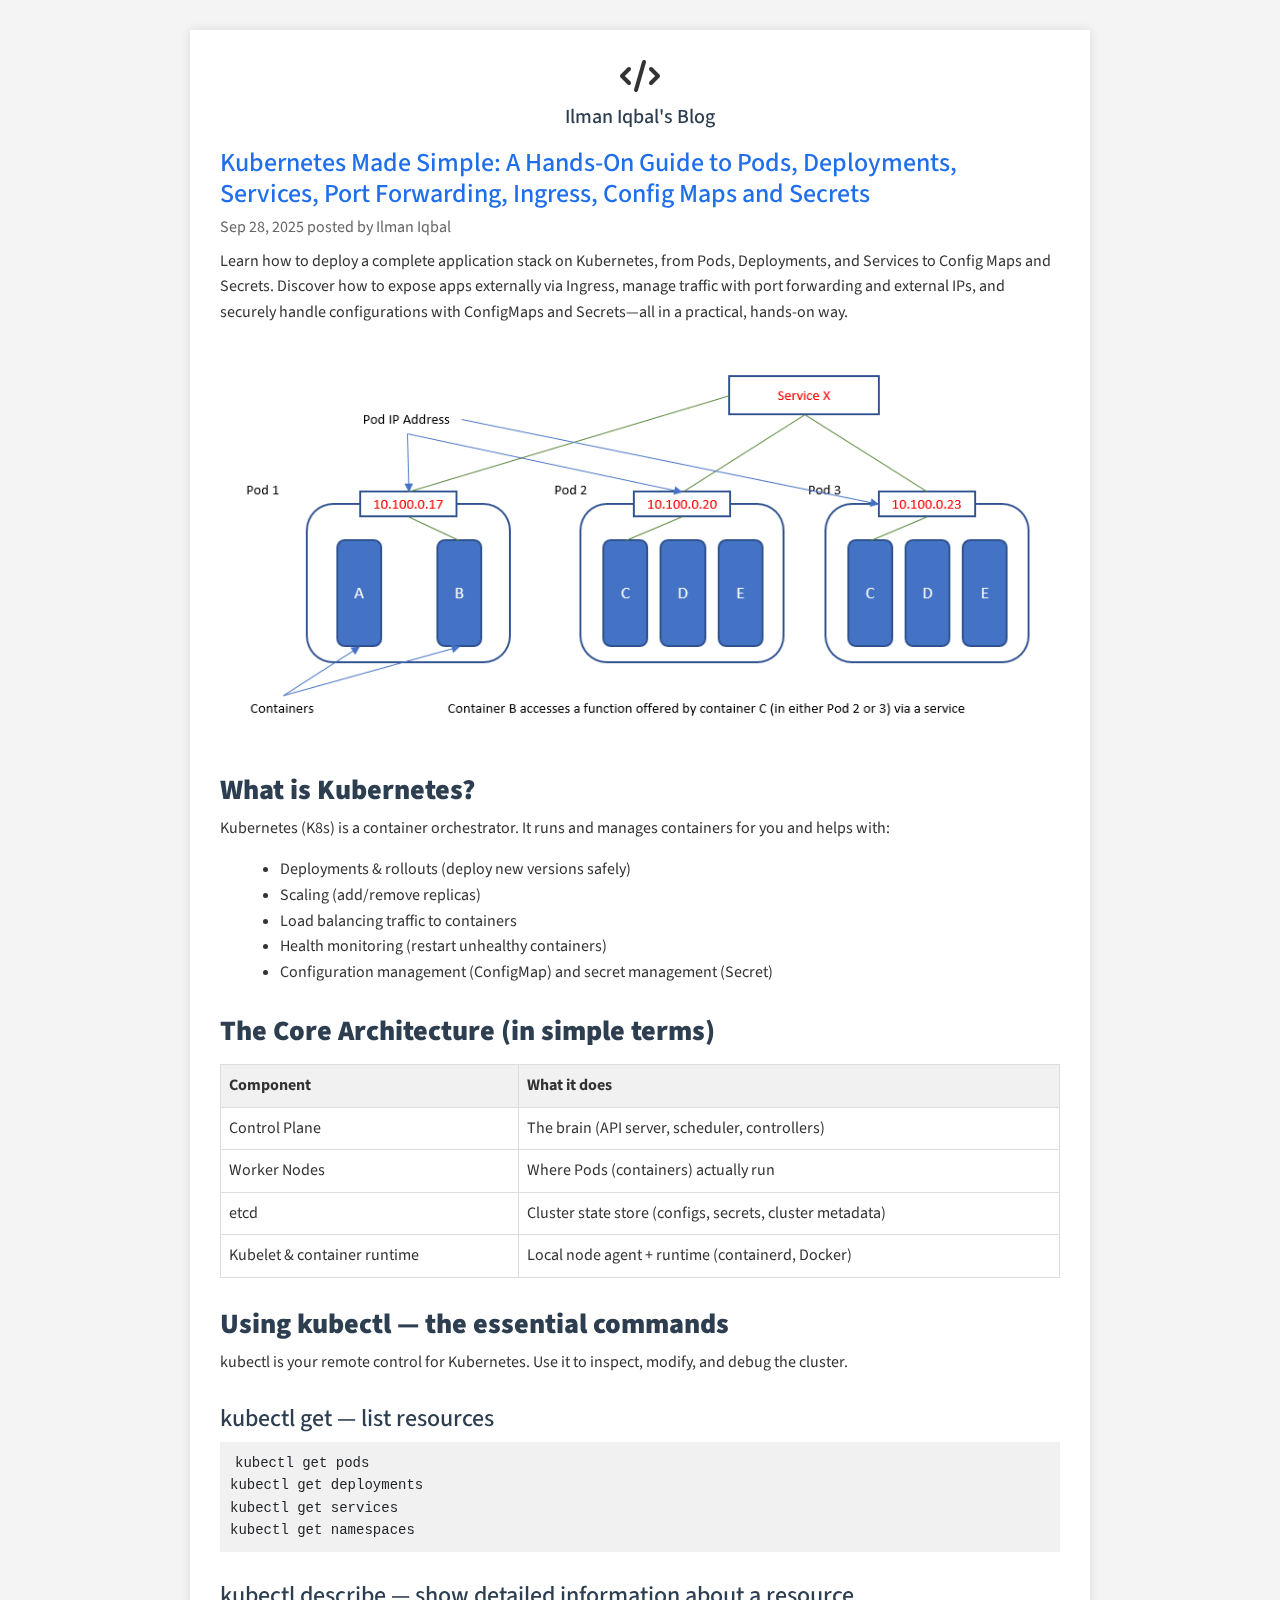
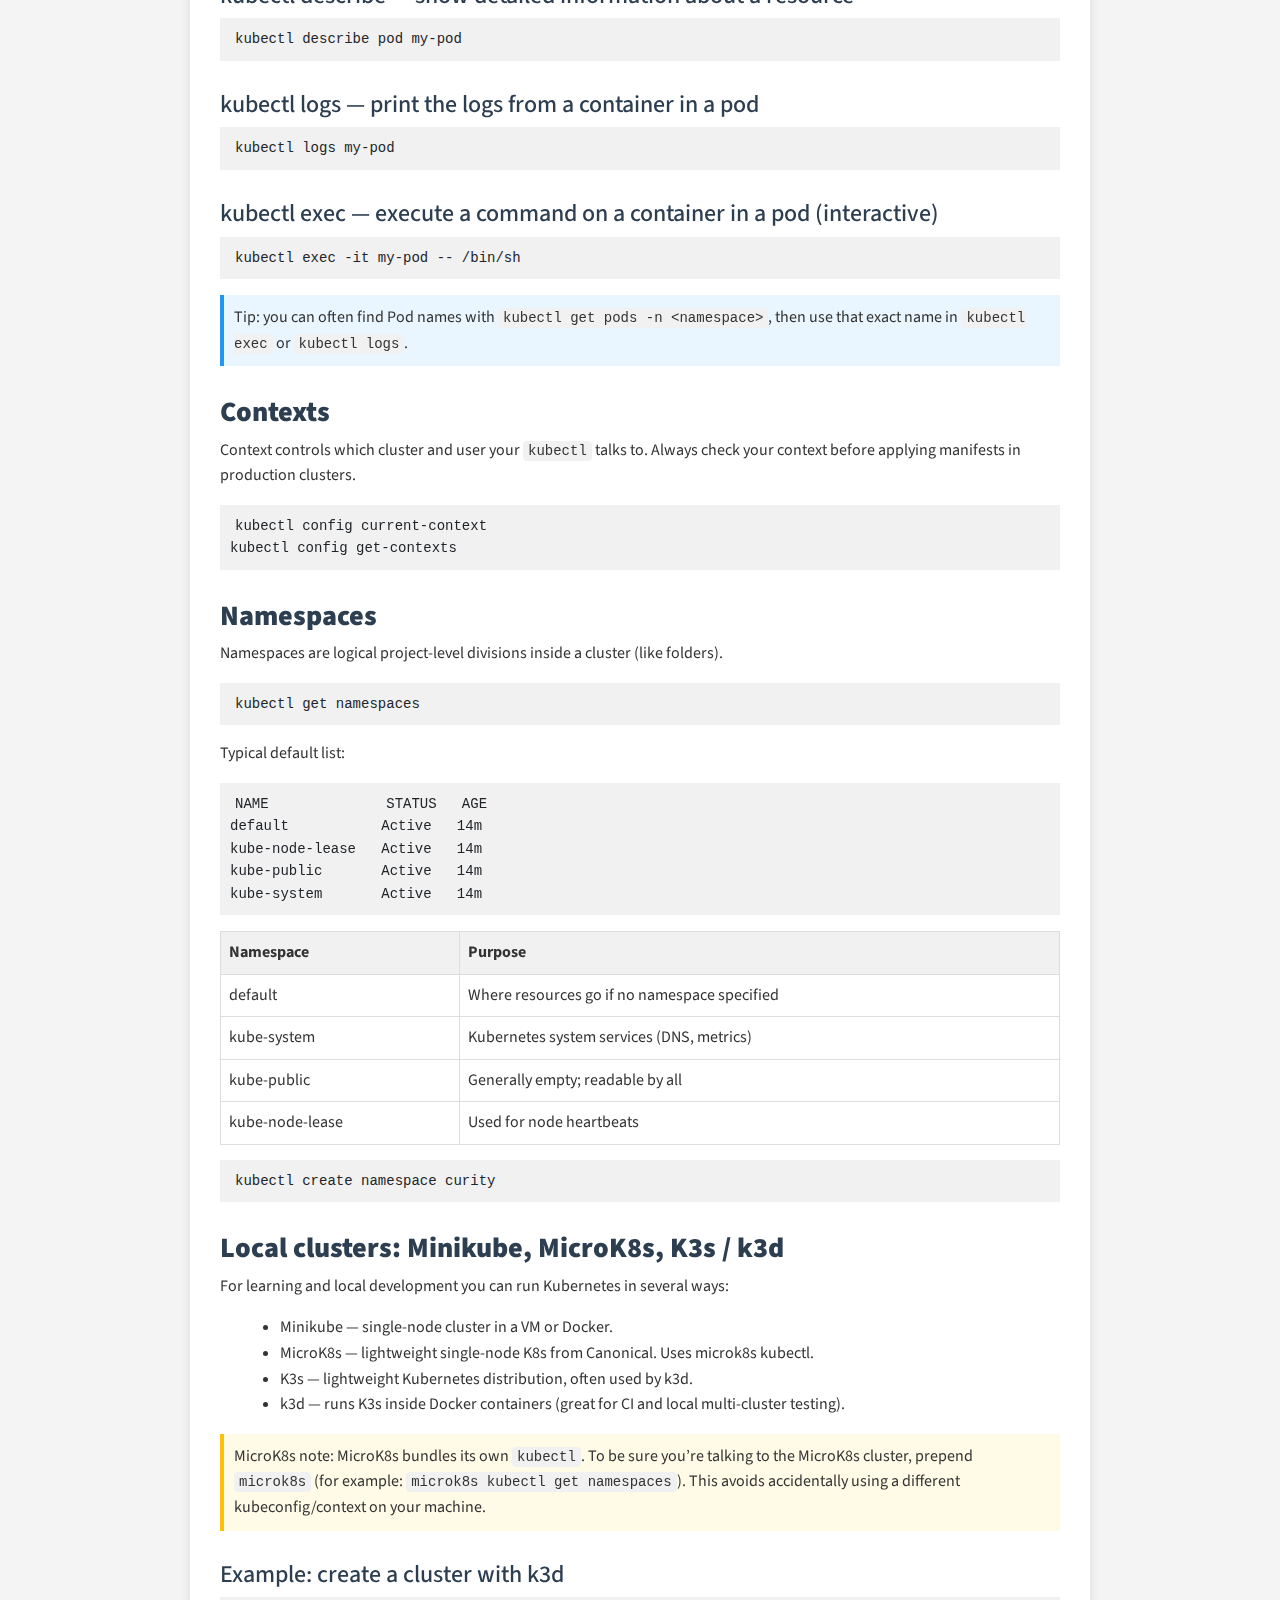
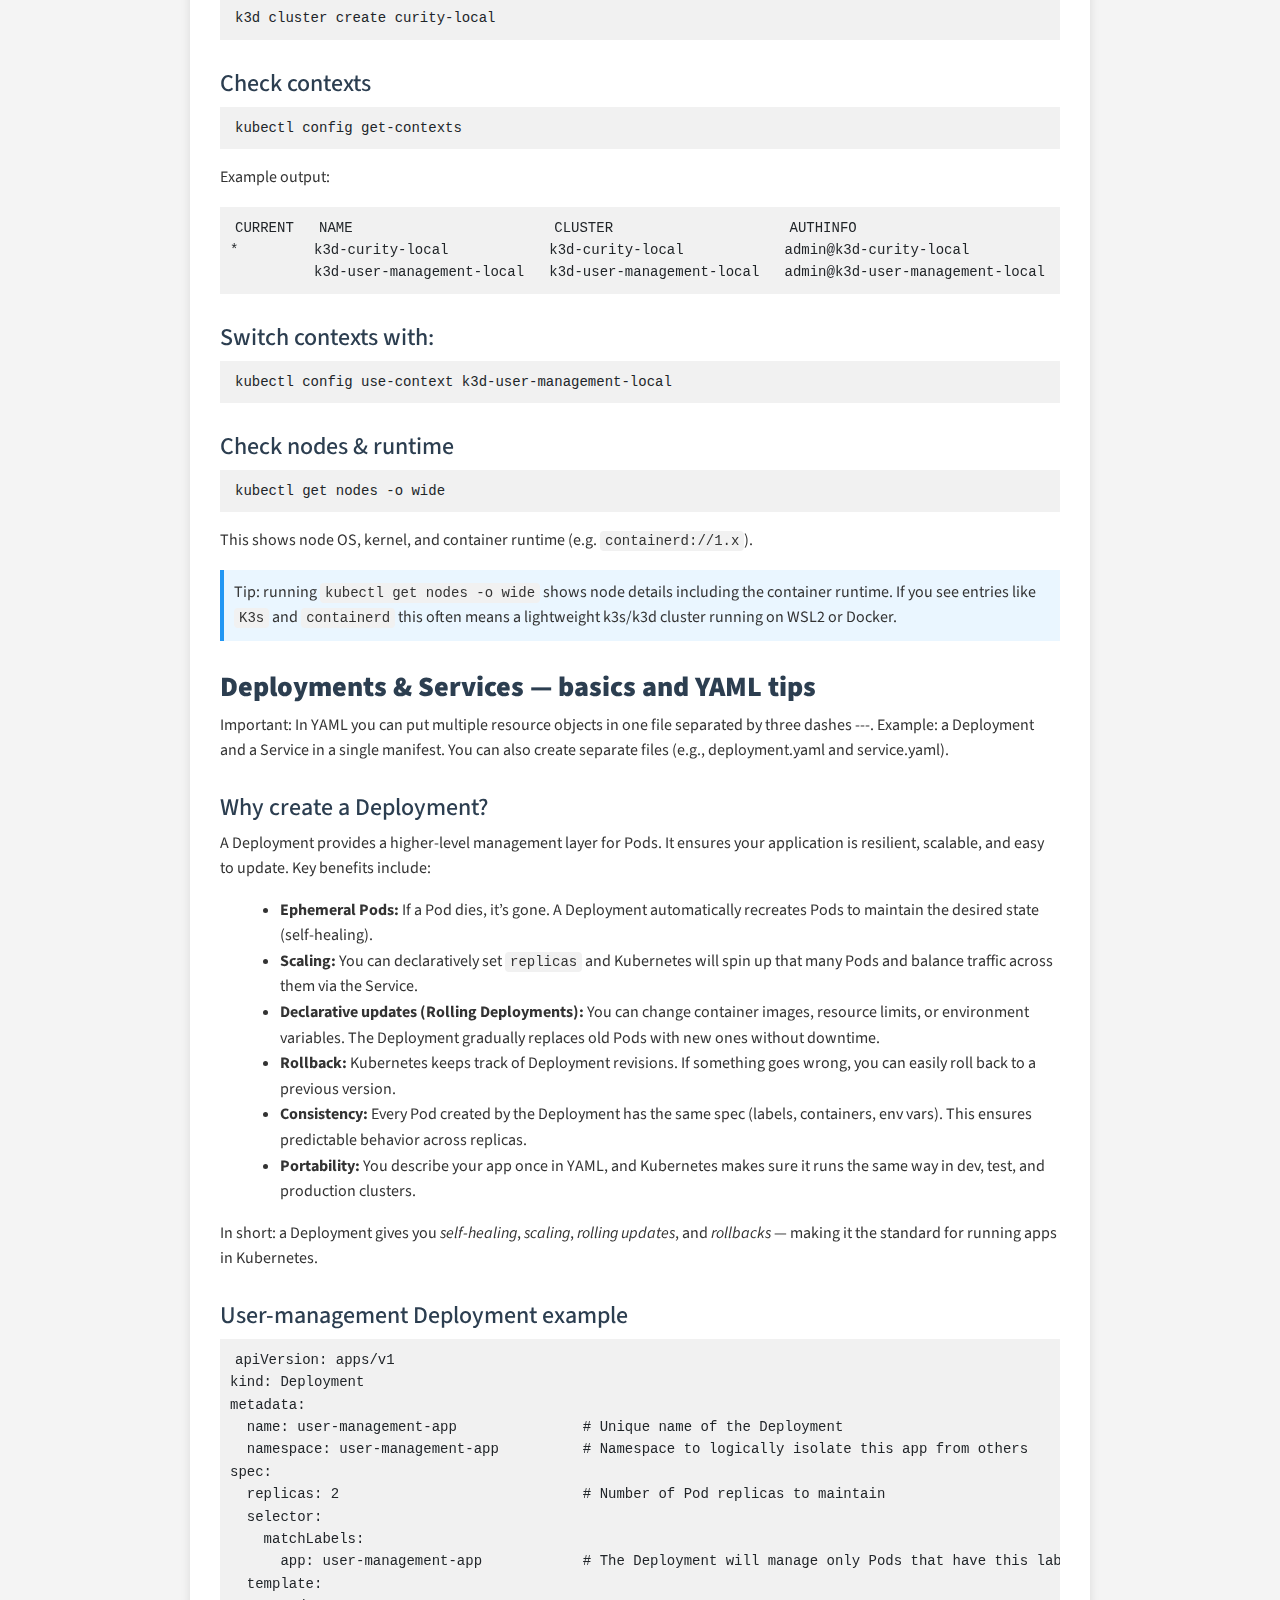
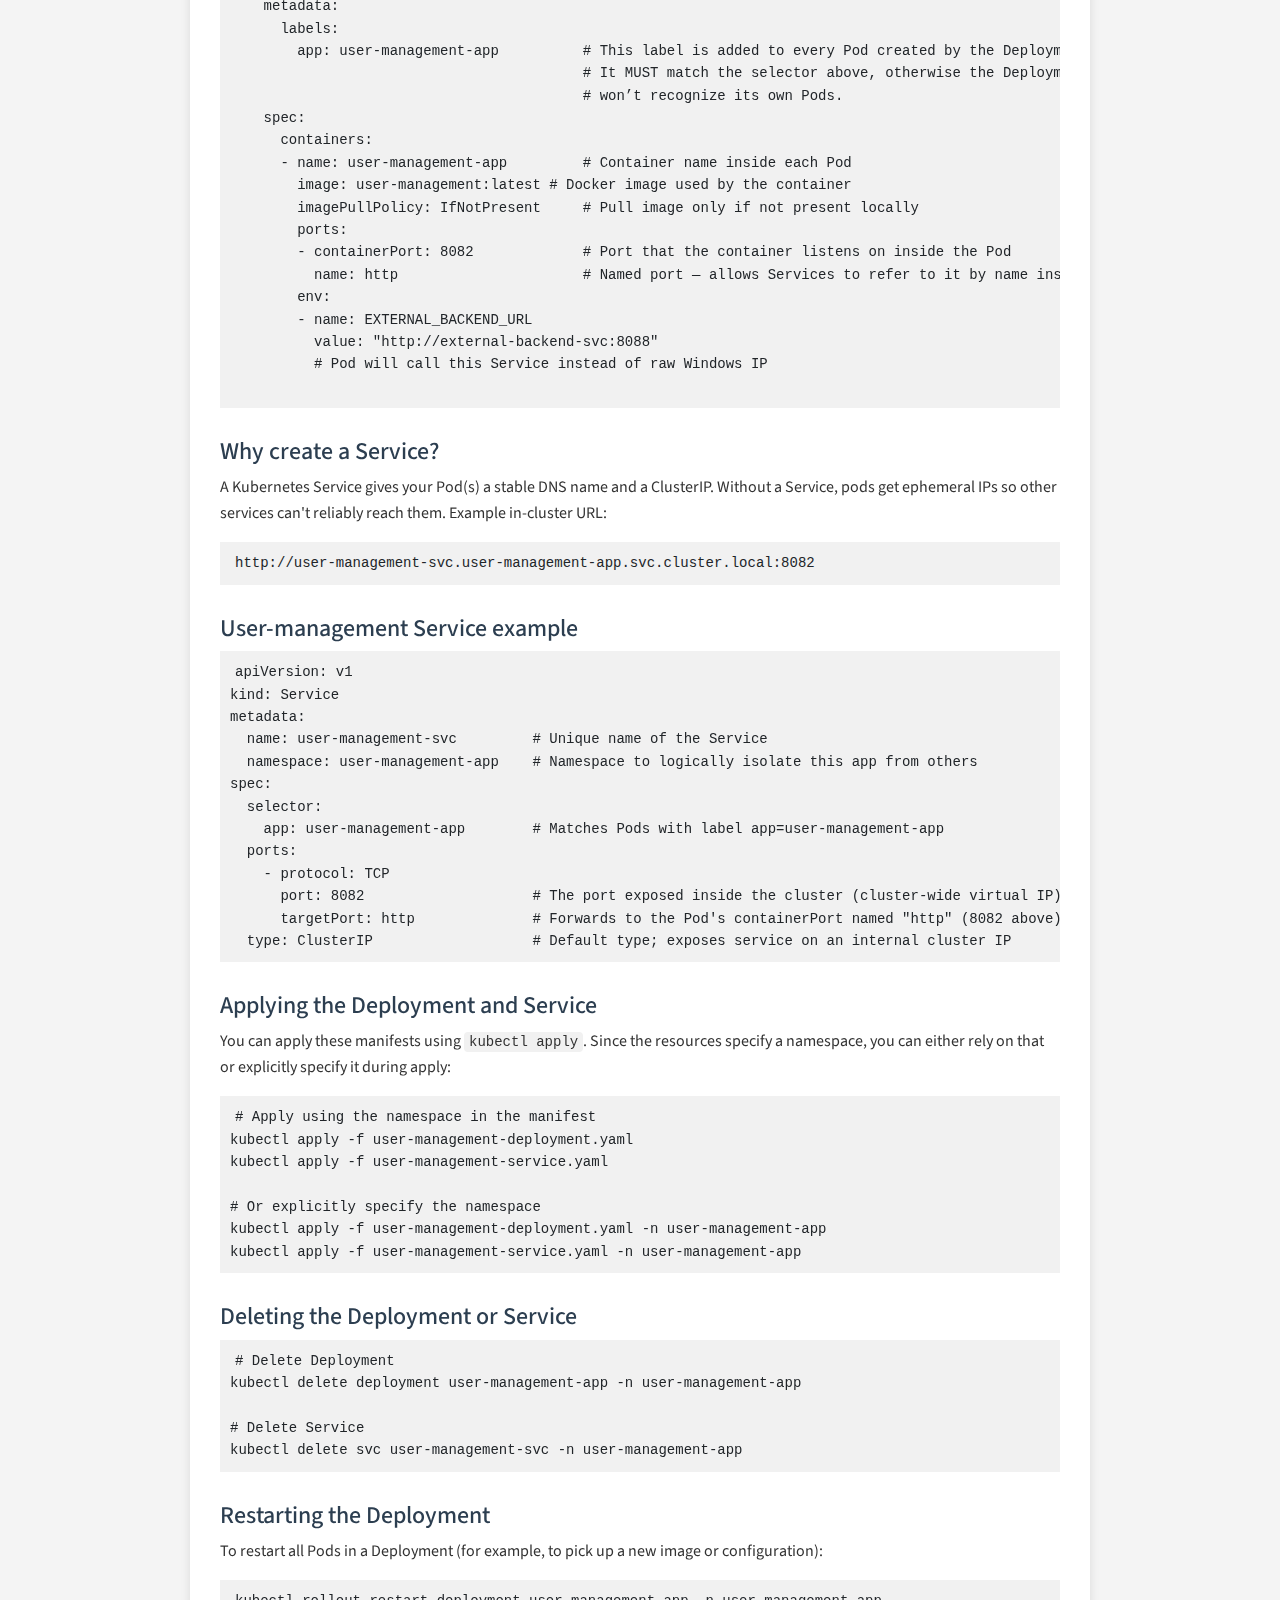
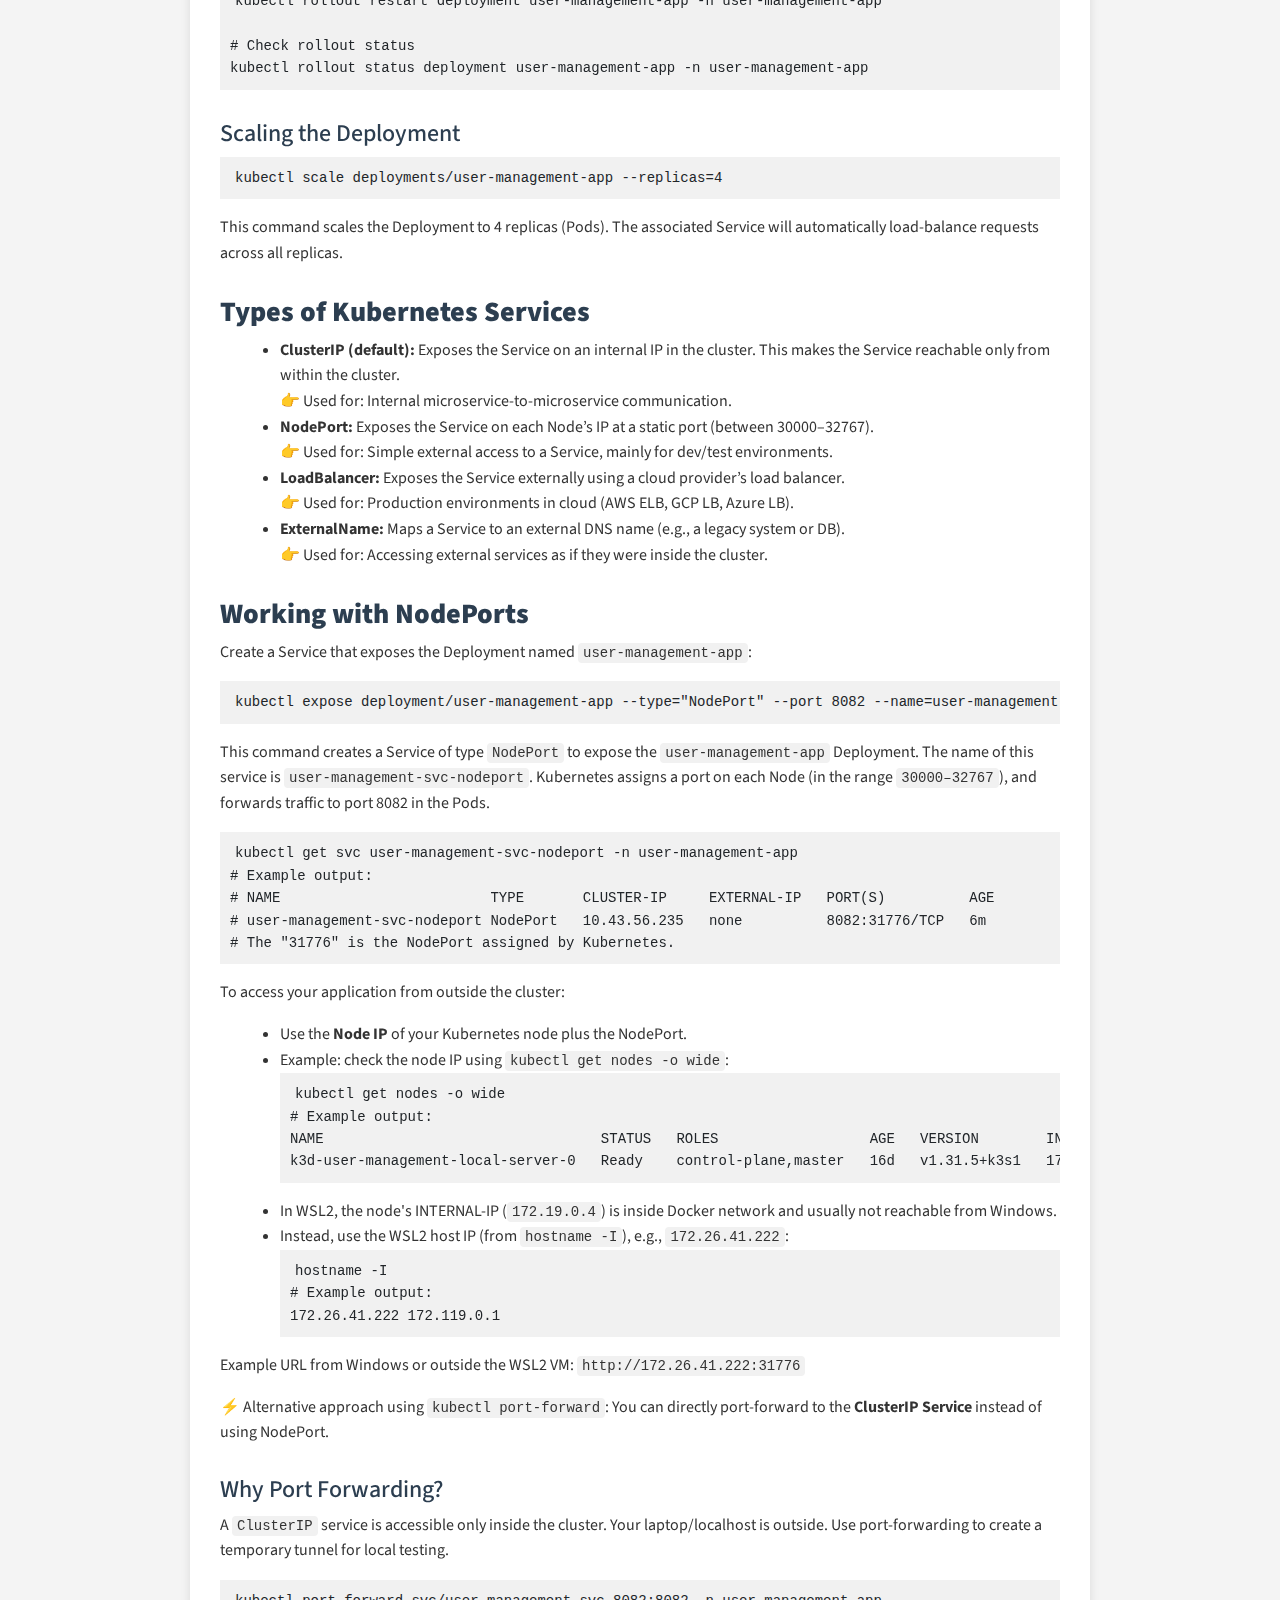
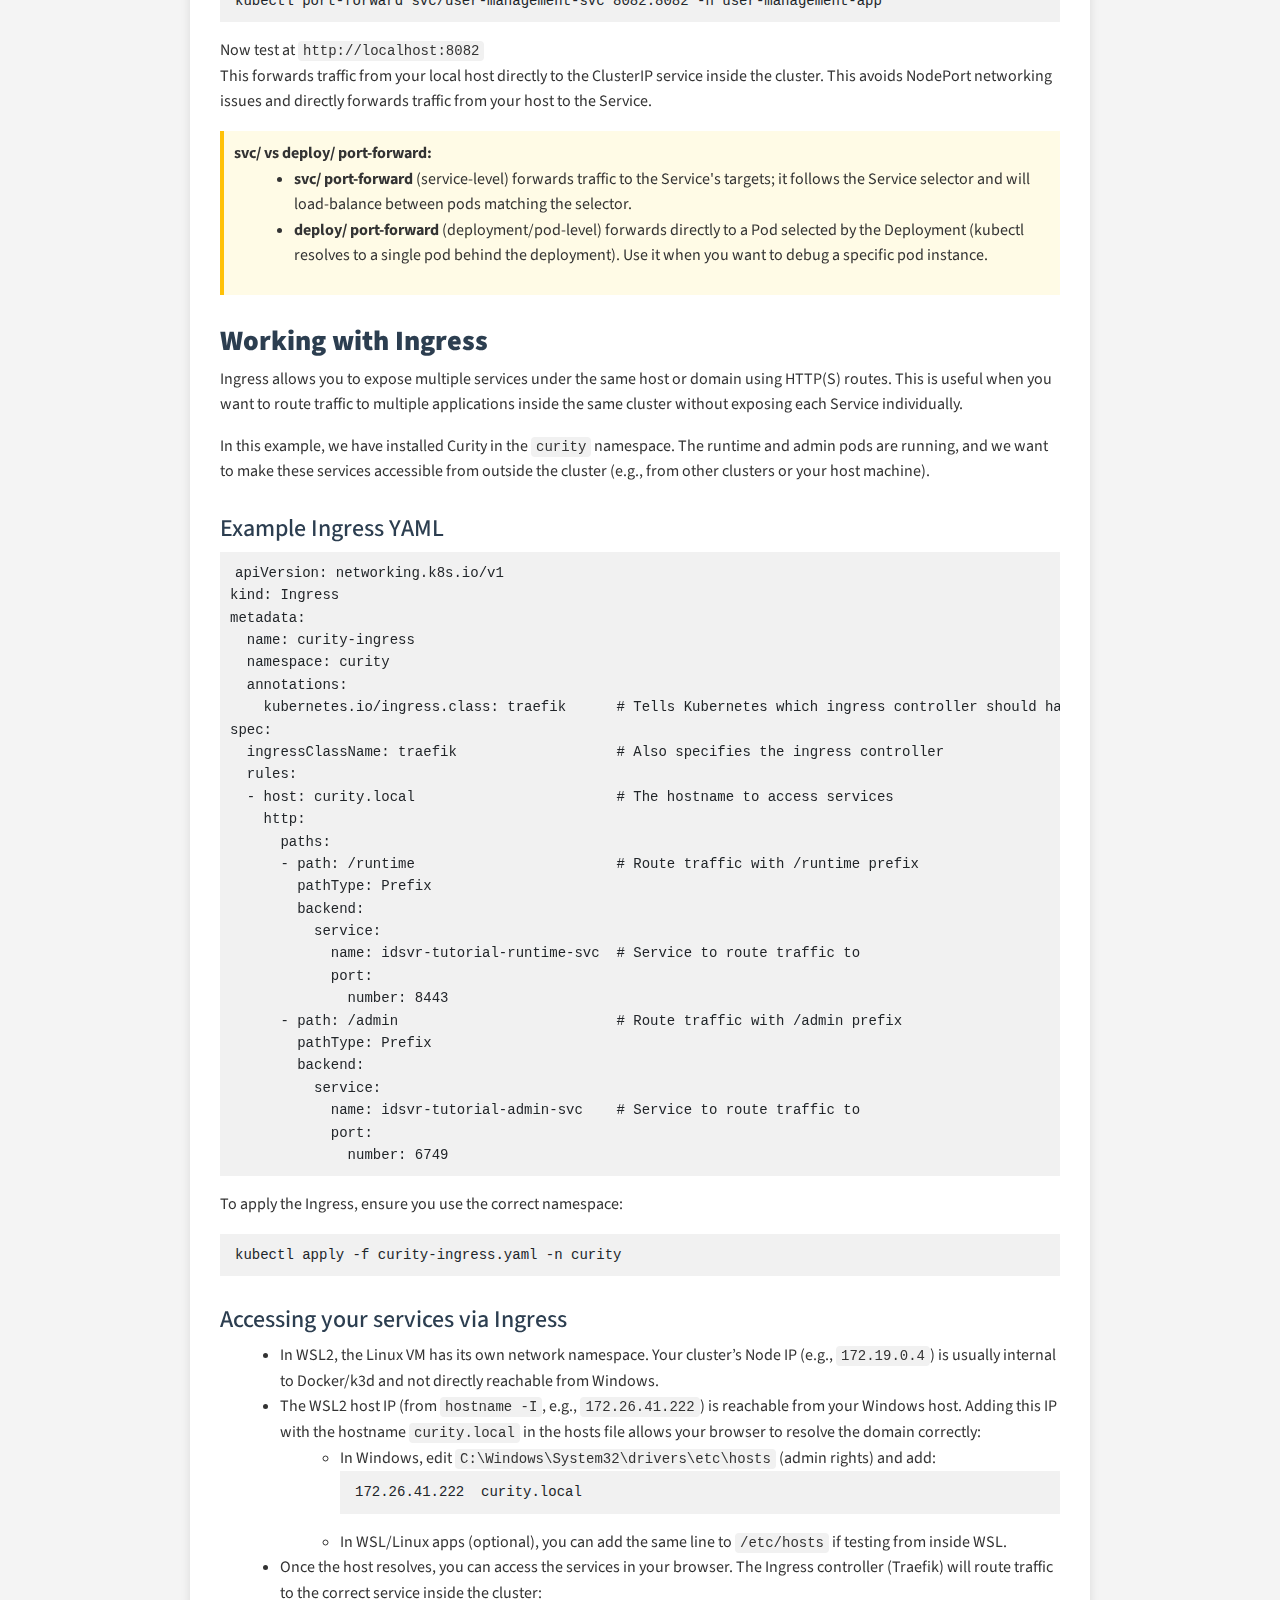
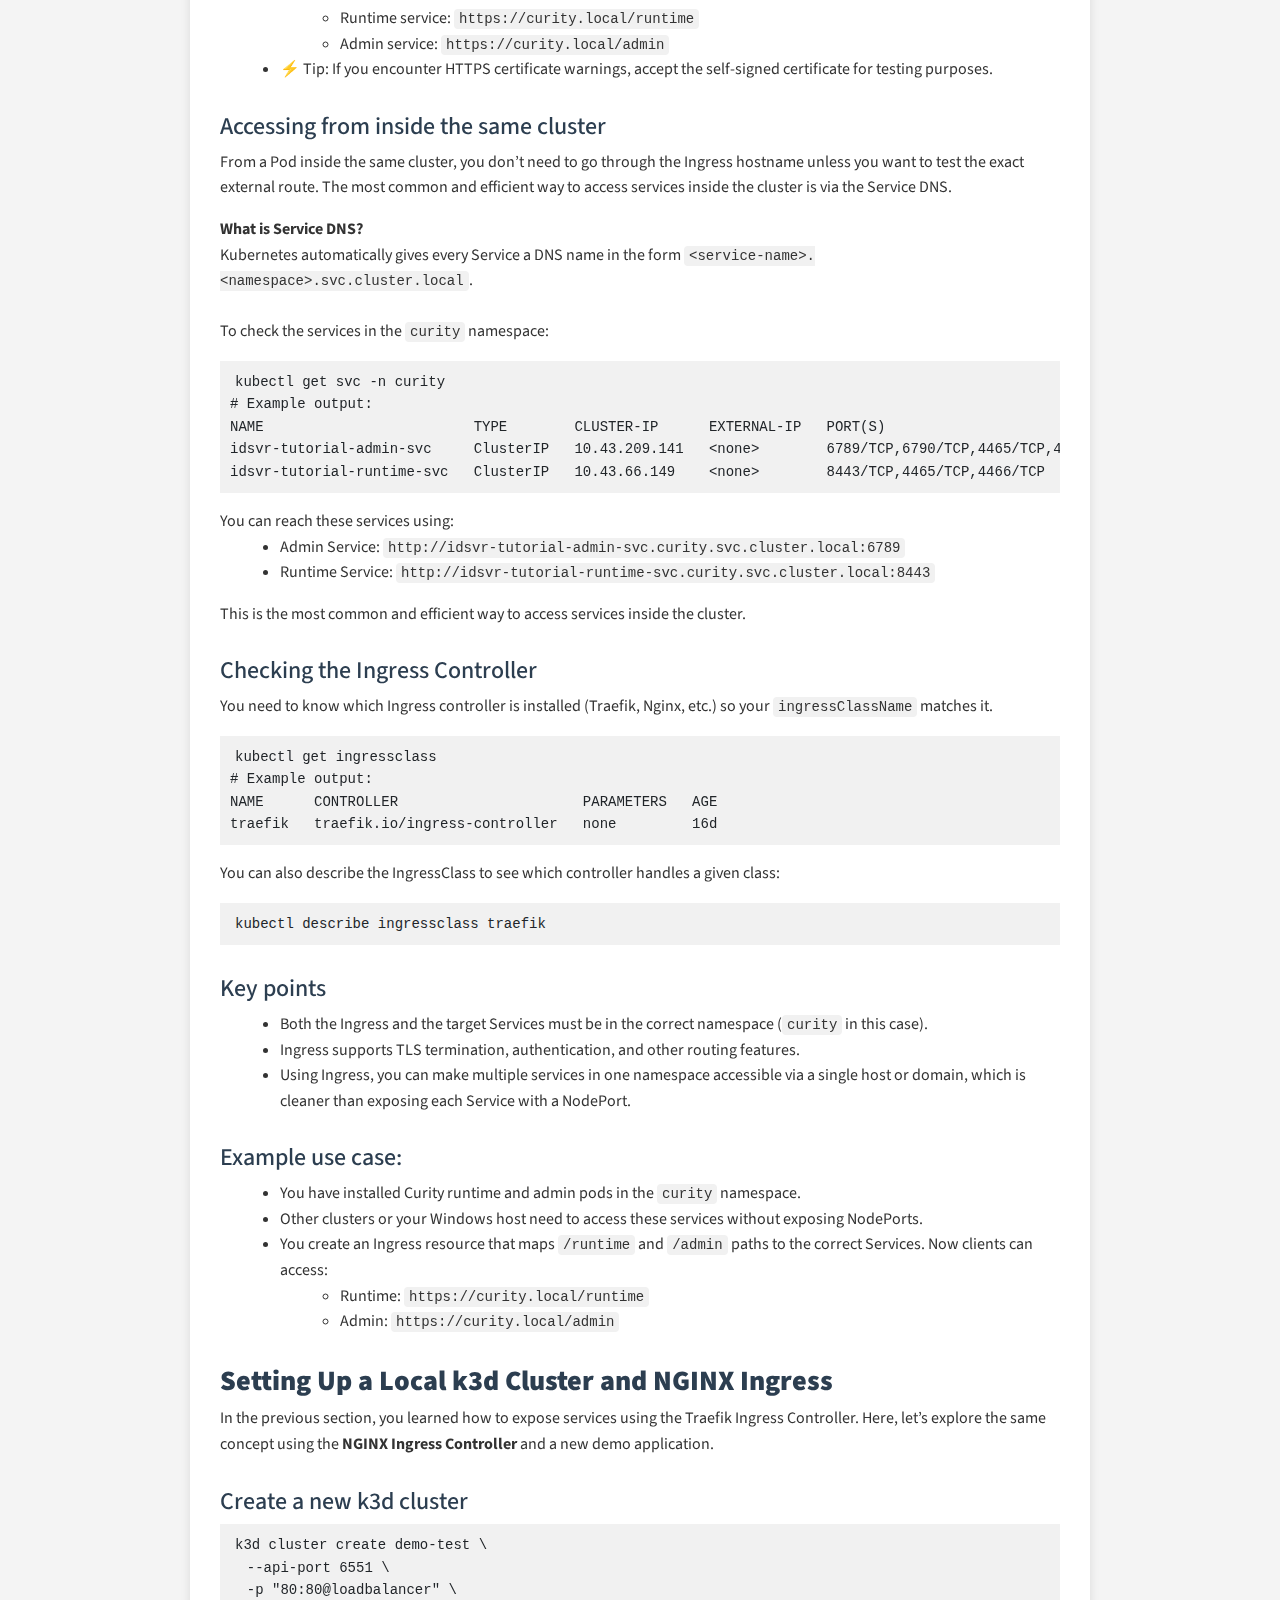
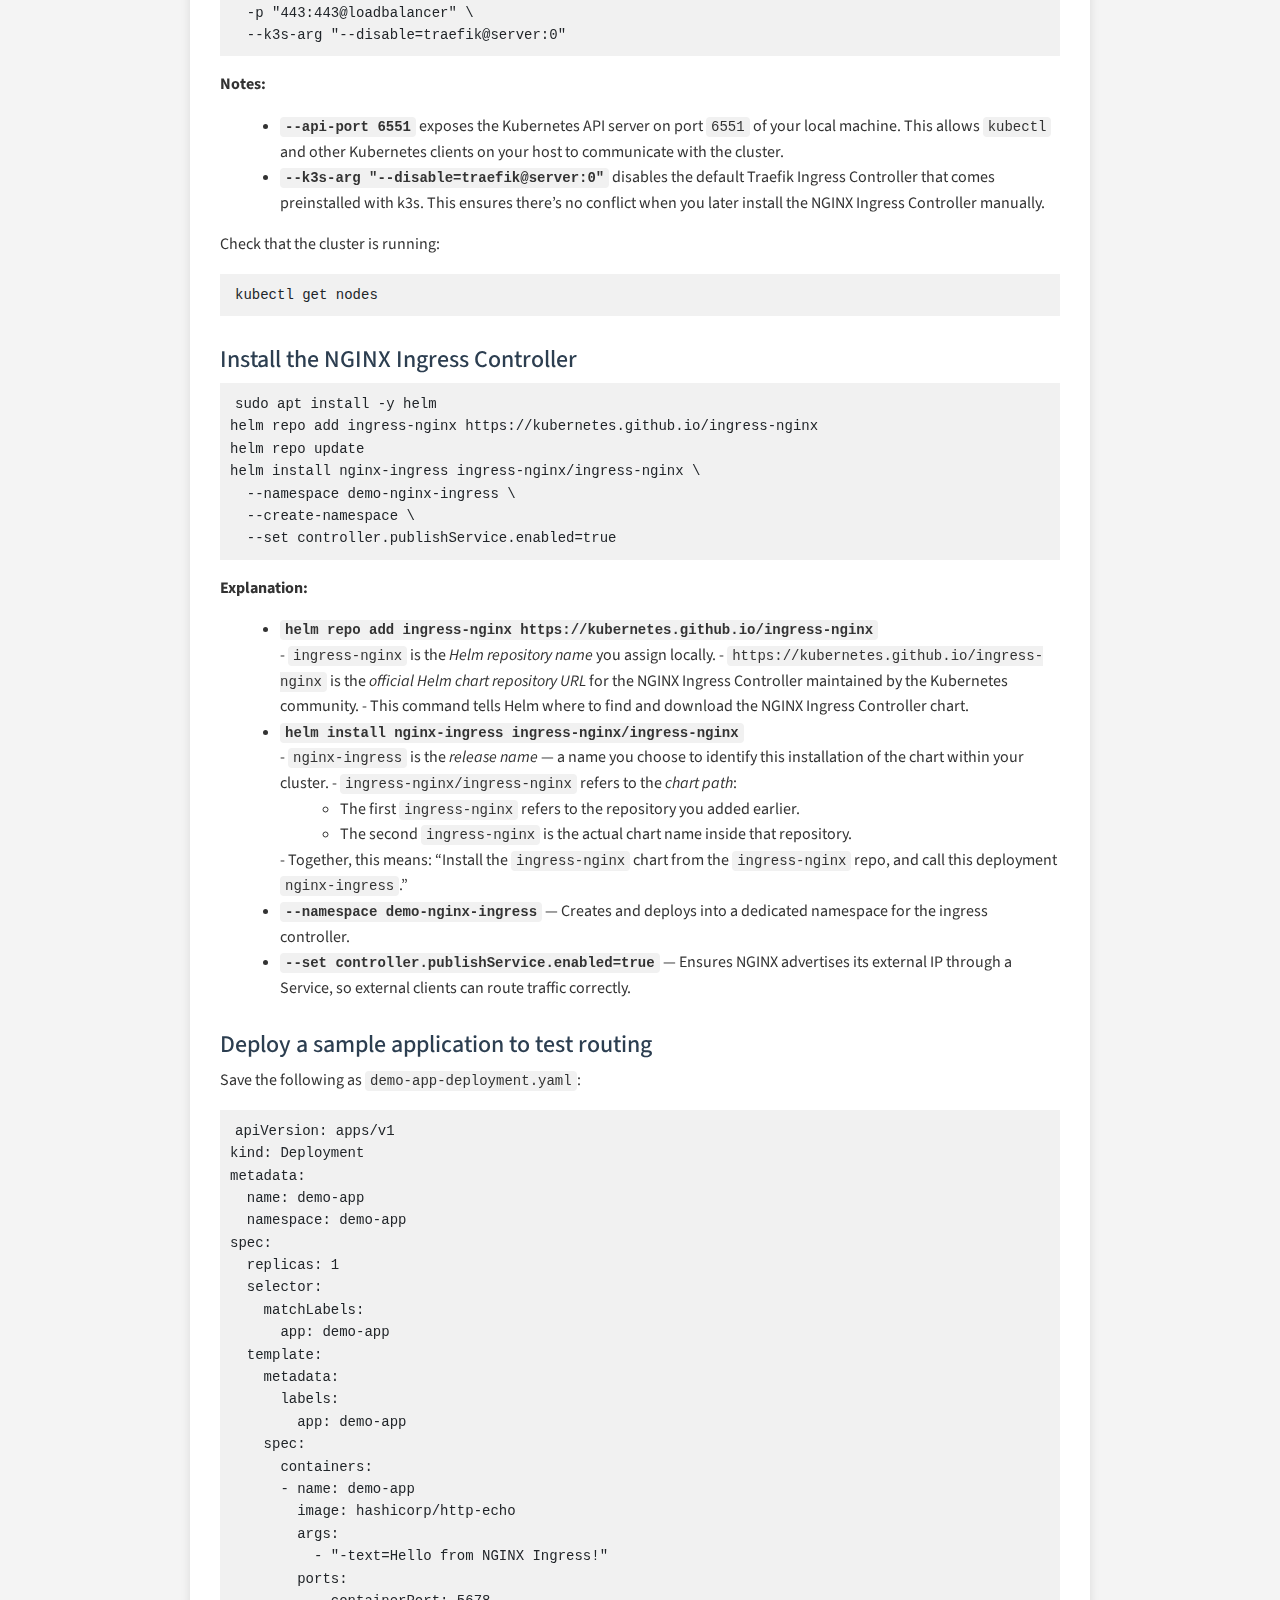
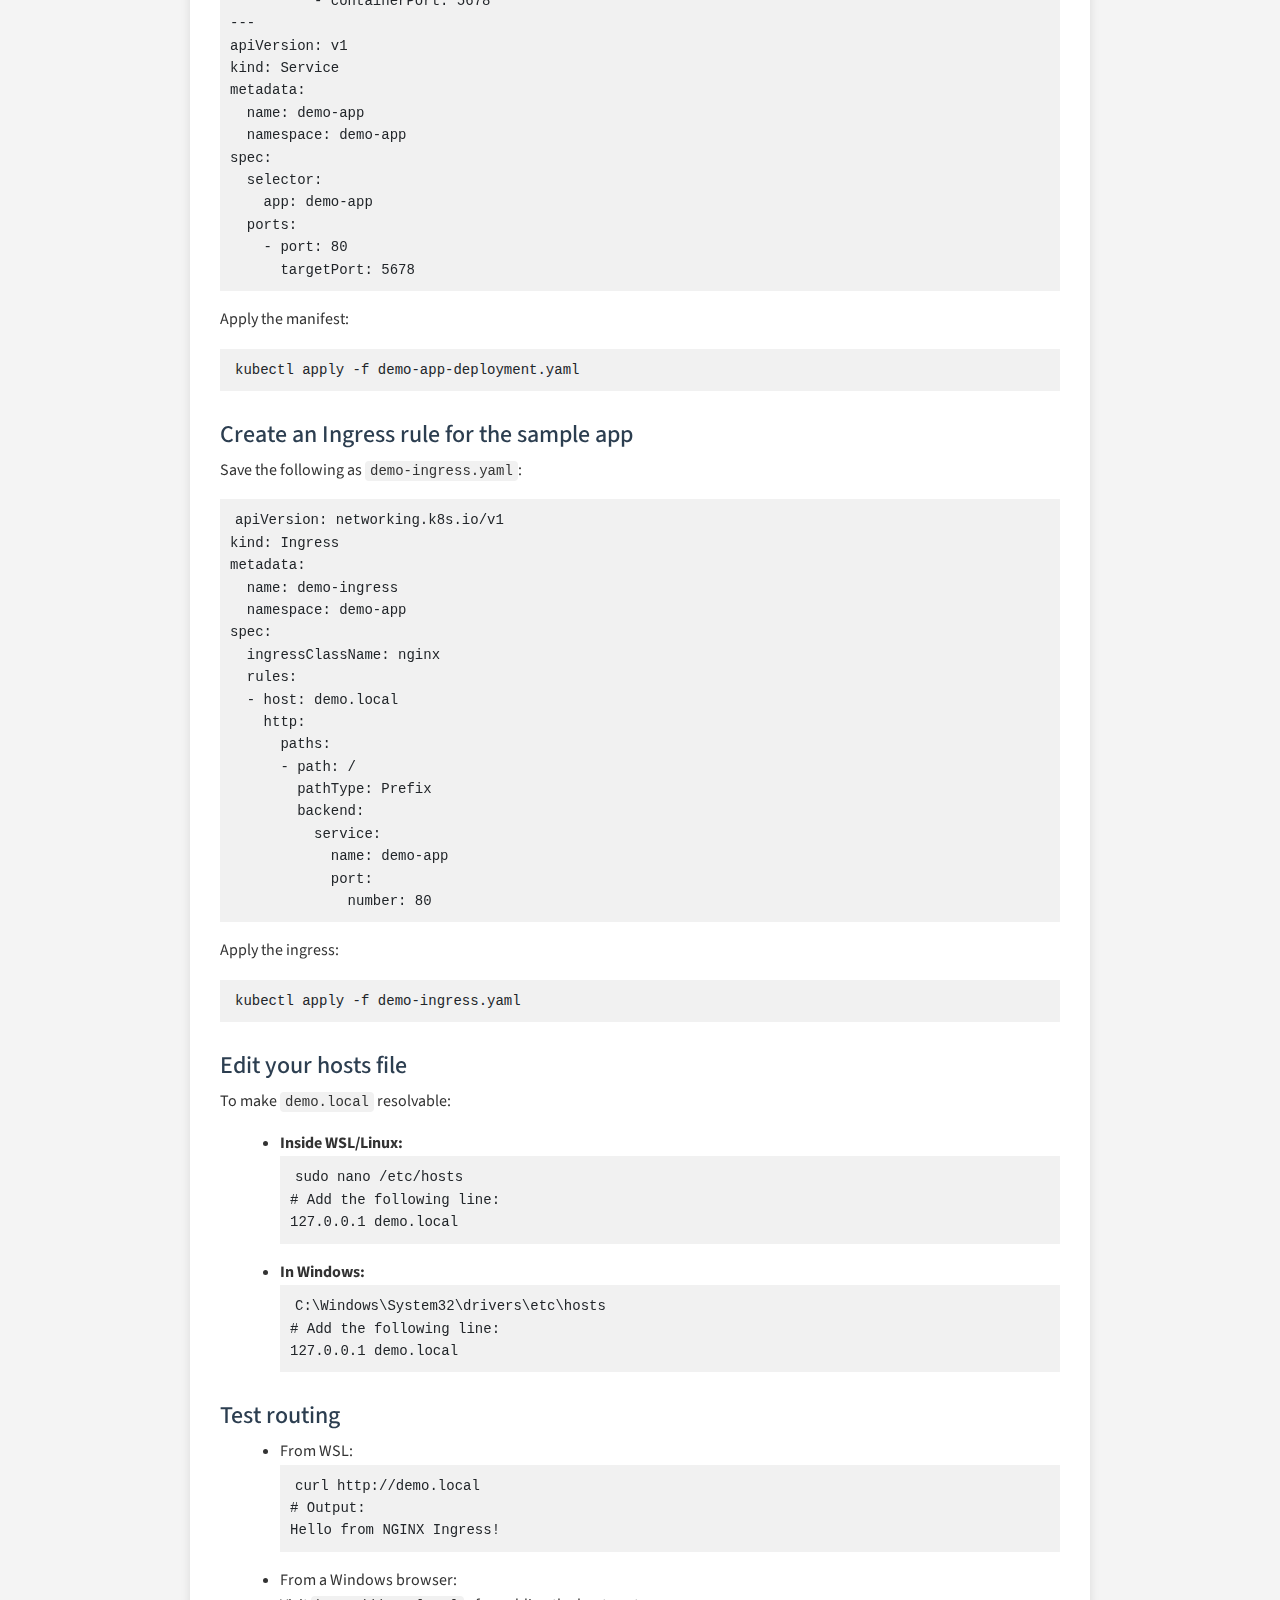
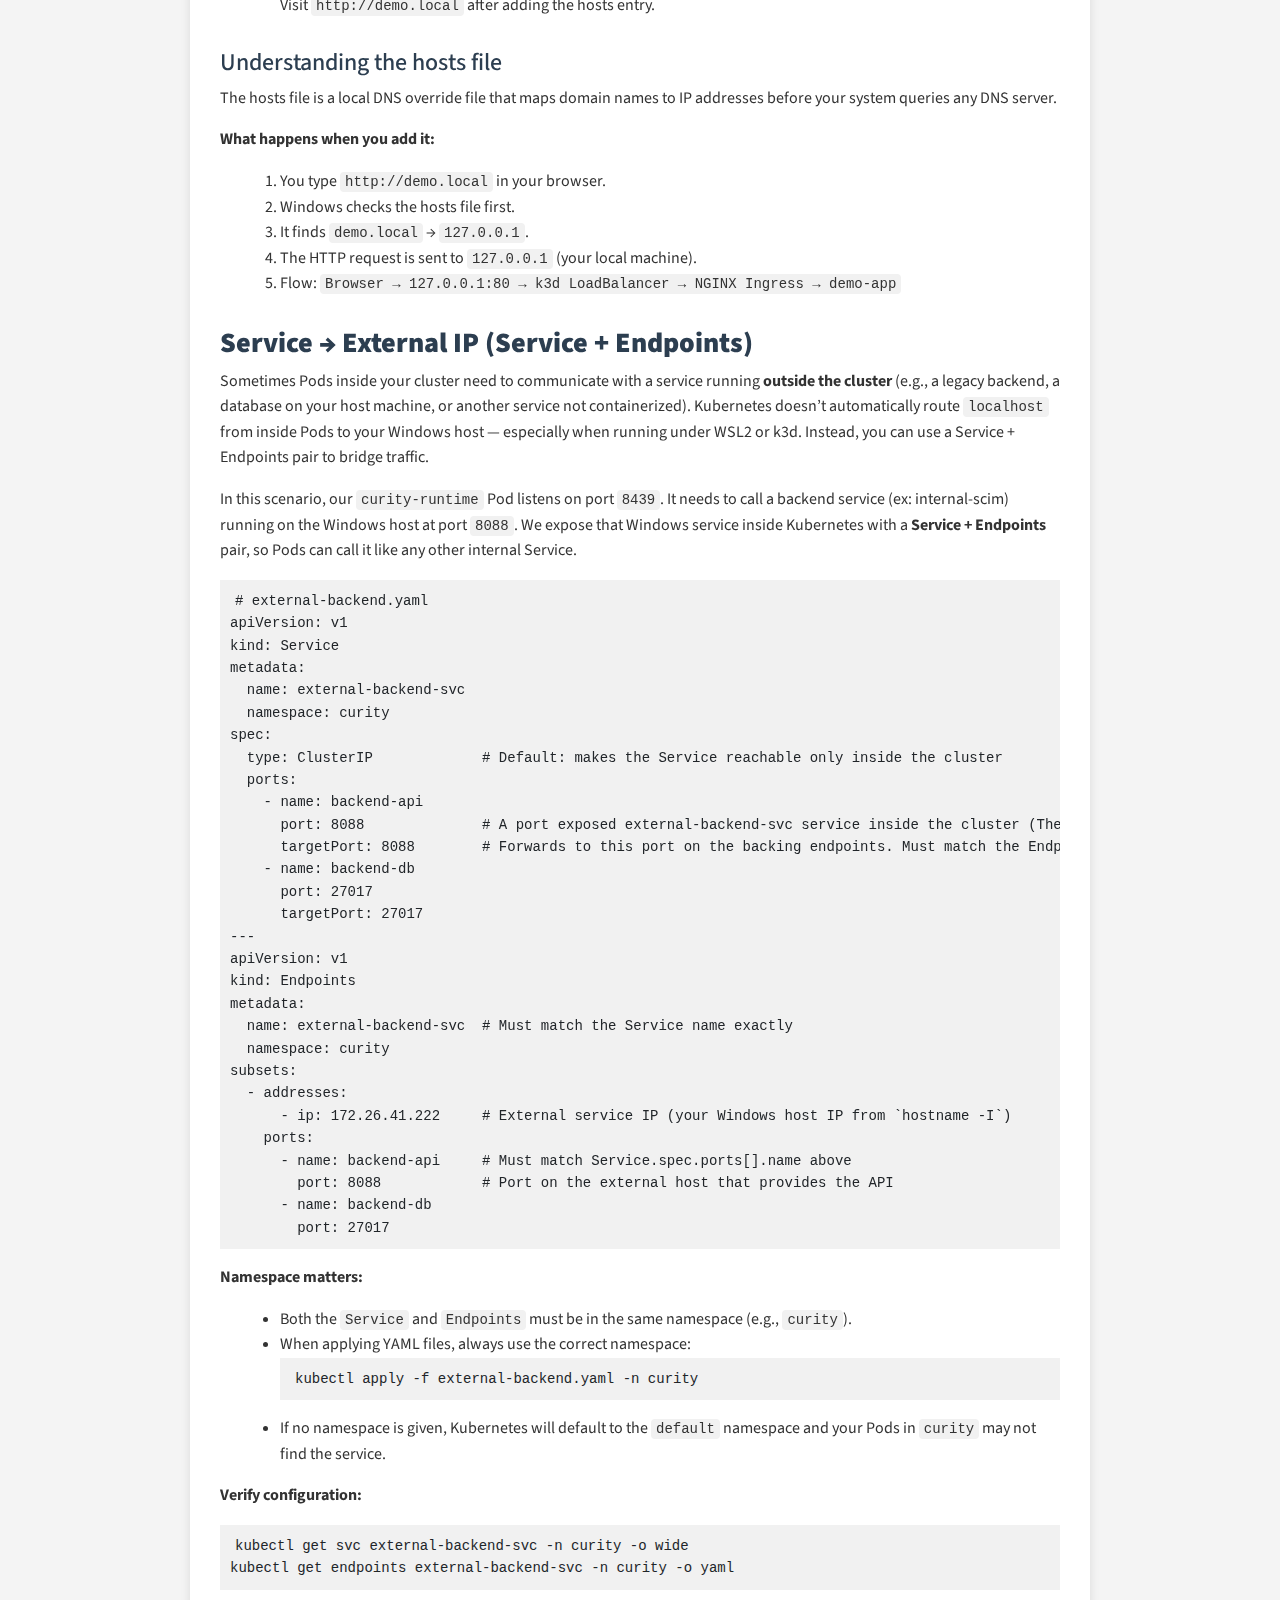
<file: kubernetes-fundamentals.html>
<!DOCTYPE html>
<html lang="en">

<head>
  <meta charset="UTF-8" />
  <meta name="viewport" content="width=device-width, initial-scale=1.0" />
  <meta name="description"
    content="Comprehensive Kubernetes guide: learn Pods, Deployments, Services, Port Forwarding, Ingress, Config Maps and Secrets with hands-on examples." />
  <meta name="keywords"
    content="Kubernetes, K8s, Pods, Deployments, Services, Ingress, NodePort, External IP, ExternalName, Port Forwarding, Namespaces, Contexts, Clusters, K3d, Ingress Controller, StatefulSet, Headless Service, MongoDB, Replica Set, ConfigMaps, Secrets, File Mounts, Environment Variables, Manifests, Docker, Container, Containerd, Kubernetes tutorial, Kubernetes guide" />
  <meta name="author" content="Ilman Iqbal" />
  <title>Kubernetes Made Simple: A Hands-On Guide to Pods, Deployments, Services, Port Forwarding, Ingress, Config Maps
    and Secrets</title>
  <script type="application/ld+json">
    {
      "@context": "https://schema.org",
      "@type": "Article",
      "headline": "Kubernetes Made Simple: A Hands-On Guide to Pods, Deployments, Services, Port Forwarding, Ingress, Config Maps and Secrets",
      "author": {
          "@type": "Person",
          "name": "Ilman Iqbal",
          "url": "https://www.linkedin.com/in/ilman-iqbal-096308172"
      },
      "publisher": {
          "@type": "Organization",
          "name": "Ilman Iqbal",
          "url": "https://ilmaniqbal.com",
          "logo": {
              "@type": "ImageObject",
              "url": "https://ilmaniqbal.com/img/logo.png"
          }
      },
      "datePublished": "2025-09-28",
      "dateModified": "2025-09-28",
      "image": "https://ilmaniqbal.com/img/k8s-1.png",
      "description": "Complete guide to Kubernetes covering Pods, Deployments, Services, Port Forwarding, Ingress, NodePorts, External IPs, ExternalName, ConfigMaps, Secrets, Namespaces, Contexts, Clusters, K3d, file mounts, environment variables, manifests, Docker, and container management.",
      "articleBody": "This hands-on Kubernetes guide explains how to set up clusters, contexts, and namespaces, and deploy applications using Pods and Deployments.\n\nIt covers Services, including ClusterIP, NodePort, and headless Services.\n\nIngress routing is explained, showing how to expose multiple services under a single hostname, with paths like /runtime and /admin, along with TLS and port forwarding for external access.\n\nThe guide also details ConfigMaps and Secrets to manage environment variables and application configuration securely.\n\nAdditional topics include file mounts, container management with Docker or containerd, using K3d for local clusters, and best practices for manifests and deployment strategies in production-ready applications.",
      "articleSection": [
        "Kubernetes Basics",
        "Clusters, Contexts, Namespaces",
        "Pods and Deployments",
        "Services and Headless Services",
        "Ingress and NodePorts",
        "Port Forwarding",
        "ConfigMaps and Secrets"
      ],
      "inLanguage": "en",
      "keywords": "Kubernetes, K8s, Pods, Deployments, Services, Ingress, NodePort, External IP, ExternalName, Port Forwarding, Namespaces, Contexts, Clusters, K3d, Ingress Controller, StatefulSet, Headless Service, MongoDB, Replica Set, ConfigMaps, Secrets, File Mounts, Environment Variables, Manifests, Docker, Container, Containerd, Kubernetes tutorial, Kubernetes guide",
      "mainEntityOfPage": {
        "@type": "WebPage",
        "@id": "https://ilmaniqbal.com/kubernetes-fundamentals.html"
      }
    }
  </script>
  <link rel="stylesheet" href="https://cdnjs.cloudflare.com/ajax/libs/font-awesome/6.5.2/css/all.min.css" />
  <link href="https://fonts.googleapis.com/css2?family=Source+Sans+Pro&display=swap" rel="stylesheet" />
  <!-- https://fonts.google.com/ -->
  <link href="css/bootstrap.min.css" rel="stylesheet">
  <link href="css/blog.css" rel="stylesheet">
  <!-- Google tag (gtag.js) -->
  <script async src="https://www.googletagmanager.com/gtag/js?id=G-8PPCHX9PDV"></script>
  <script>
    window.dataLayer = window.dataLayer || [];
    function gtag() { dataLayer.push(arguments); }
    gtag('js', new Date());

    gtag('config', 'G-8PPCHX9PDV');
  </script>
</head>

<body>
  <div class="container">

    <header class="site-header">
      <a href="index.html" class="site-logo-wrapper" style="text-decoration: none; color: inherit;">
        <div class="site-logo"><i class="fas fa-code fa-2x"></i></div>
        <h1>Ilman Iqbal's Blog</h1>
      </a>
    </header>

    <h2 class="tm-post-title">Kubernetes Made Simple: A Hands-On Guide to Pods, Deployments, Services, Port Forwarding,
      Ingress, Config Maps
      and Secrets</h2>
    <p class="meta">Sep 28, 2025 posted by Ilman Iqbal</p>

    <p>
      Learn how to deploy a complete application stack on Kubernetes, from Pods, Deployments, and Services to
      Config Maps and Secrets.
      Discover how to expose apps externally via Ingress, manage traffic with port forwarding and external IPs, and
      securely handle configurations with ConfigMaps and Secrets—all in a practical, hands-on way.
    </p>

    <img id="half-width" src="img/k8s-1.png" alt="mysql-to-snowflake-data-migration-airbyte" />

    <h3>What is Kubernetes?</h3>
    <p>Kubernetes (K8s) is a container orchestrator. It runs and manages containers for you and helps with:</p>
    <ul>
      <li>Deployments &amp; rollouts (deploy new versions safely)</li>
      <li>Scaling (add/remove replicas)</li>
      <li>Load balancing traffic to containers</li>
      <li>Health monitoring (restart unhealthy containers)</li>
      <li>Configuration management (ConfigMap) and secret management (Secret)</li>
    </ul>

    <h3>The Core Architecture (in simple terms)</h3>
    <table>
      <tr>
        <th>Component</th>
        <th>What it does</th>
      </tr>
      <tr>
        <td>Control Plane</td>
        <td>The brain (API server, scheduler, controllers)</td>
      </tr>
      <tr>
        <td>Worker Nodes</td>
        <td>Where Pods (containers) actually run</td>
      </tr>
      <tr>
        <td>etcd</td>
        <td>Cluster state store (configs, secrets, cluster metadata)</td>
      </tr>
      <tr>
        <td>Kubelet &amp; container runtime</td>
        <td>Local node agent + runtime (containerd, Docker)</td>
      </tr>
    </table>

    <h3>Using kubectl — the essential commands</h3>
    <p>kubectl is your remote control for Kubernetes. Use it to inspect, modify, and debug the cluster.</p>

    <h4>kubectl get — list resources</h4>
    <pre><code>kubectl get pods
kubectl get deployments
kubectl get services
kubectl get namespaces</code></pre>

    <h4>kubectl describe — show detailed information about a resource</h4>
    <pre><code>kubectl describe pod my-pod</code></pre>

    <h4>kubectl logs — print the logs from a container in a pod</h4>
    <pre><code>kubectl logs my-pod</code></pre>

    <h4>kubectl exec — execute a command on a container in a pod (interactive)</h4>
    <pre><code>kubectl exec -it my-pod -- /bin/sh</code></pre>

    <div class="tip">
      Tip: you can often find Pod names with <code>kubectl get pods -n &lt;namespace&gt;</code>, then use that exact
      name in <code>kubectl exec</code> or
      <code>kubectl logs</code>.
    </div>

    <h3>Contexts</h3>
    <p>Context controls which cluster and user your <code>kubectl</code> talks to. Always check your context before
      applying manifests in production clusters.</p>
    <pre><code>kubectl config current-context
kubectl config get-contexts</code></pre>

    <h3>Namespaces</h3>
    <p>Namespaces are logical project-level divisions inside a cluster (like folders).</p>
    <pre><code>kubectl get namespaces</code></pre>

    <p>Typical default list:</p>
    <pre><code>NAME              STATUS   AGE
default           Active   14m
kube-node-lease   Active   14m
kube-public       Active   14m
kube-system       Active   14m</code></pre>

    <table>
      <tr>
        <th>Namespace</th>
        <th>Purpose</th>
      </tr>
      <tr>
        <td>default</td>
        <td>Where resources go if no namespace specified</td>
      </tr>
      <tr>
        <td>kube-system</td>
        <td>Kubernetes system services (DNS, metrics)</td>
      </tr>
      <tr>
        <td>kube-public</td>
        <td>Generally empty; readable by all</td>
      </tr>
      <tr>
        <td>kube-node-lease</td>
        <td>Used for node heartbeats</td>
      </tr>
    </table>

    <pre><code>kubectl create namespace curity</code></pre>

    <h3>Local clusters: Minikube, MicroK8s, K3s / k3d</h3>
    <p>For learning and local development you can run Kubernetes in several ways:</p>
    <ul>
      <li>Minikube — single-node cluster in a VM or Docker.</li>
      <li>MicroK8s — lightweight single-node K8s from Canonical. Uses microk8s kubectl.</li>
      <li>K3s — lightweight Kubernetes distribution, often used by k3d.</li>
      <li>k3d — runs K3s inside Docker containers (great for CI and local multi-cluster testing).</li>
    </ul>

    <div class="note">
      MicroK8s note: MicroK8s bundles its own <code>kubectl</code>. To be sure you’re talking to the MicroK8s cluster,
      prepend
      <code>microk8s</code> (for example: <code>microk8s kubectl get namespaces</code>). This avoids accidentally using
      a different kubeconfig/context on your machine.
    </div>

    <h4>Example: create a cluster with k3d</h4>
    <pre><code>k3d cluster create curity-local</code></pre>

    <h4>Check contexts</h4>
    <pre><code>kubectl config get-contexts</code></pre>

    <p>Example output:</p>
    <pre><code>CURRENT   NAME                        CLUSTER                     AUTHINFO
*         k3d-curity-local            k3d-curity-local            admin@k3d-curity-local
          k3d-user-management-local   k3d-user-management-local   admin@k3d-user-management-local</code></pre>

    <h4>Switch contexts with:</h4>
    <pre><code>kubectl config use-context k3d-user-management-local</code></pre>

    <h4>Check nodes &amp; runtime</h4>
    <pre><code>kubectl get nodes -o wide</code></pre>
    <p>This shows node OS, kernel, and container runtime (e.g. <code>containerd://1.x</code>).</p>

    <div class="tip">
      Tip: running <code>kubectl get nodes -o wide</code> shows node details including the container runtime. If you see
      entries like
      <code>K3s</code> and <code>containerd</code> this often means a lightweight k3s/k3d cluster running on WSL2 or
      Docker.
    </div>
    <h3>Deployments &amp; Services — basics and YAML tips</h3>
    <p>
      Important: In YAML you can put multiple resource objects in one file separated by three dashes ---.
      Example: a Deployment and a Service in a single manifest. You can also create separate files
      (e.g., deployment.yaml and service.yaml).
    </p>

    <h4>Why create a Deployment?</h4>
    <p>
      A Deployment provides a higher-level management layer for Pods. It ensures your application is resilient,
      scalable, and easy to update. Key benefits include:
    </p>
    <ul>
      <li><strong>Ephemeral Pods:</strong> If a Pod dies, it’s gone. A Deployment automatically recreates Pods to
        maintain the desired state (self-healing).</li>
      <li><strong>Scaling:</strong> You can declaratively set <code>replicas</code> and Kubernetes will spin up that
        many Pods and balance traffic across them via the Service.</li>
      <li><strong>Declarative updates (Rolling Deployments):</strong> You can change container images, resource limits,
        or environment variables. The Deployment gradually replaces old Pods with new ones without downtime.</li>
      <li><strong>Rollback:</strong> Kubernetes keeps track of Deployment revisions. If something goes wrong, you can
        easily roll back to a previous version.</li>
      <li><strong>Consistency:</strong> Every Pod created by the Deployment has the same spec (labels, containers, env
        vars). This ensures predictable behavior across replicas.</li>
      <li><strong>Portability:</strong> You describe your app once in YAML, and Kubernetes makes sure it runs the same
        way in dev, test, and production clusters.</li>
    </ul>
    <p>
      In short: a Deployment gives you <em>self-healing</em>, <em>scaling</em>, <em>rolling updates</em>, and
      <em>rollbacks</em> — making it the standard for running apps in Kubernetes.
    </p>


    <h4>User-management Deployment example</h4>
    <pre><code>apiVersion: apps/v1
kind: Deployment
metadata:
  name: user-management-app               # Unique name of the Deployment
  namespace: user-management-app          # Namespace to logically isolate this app from others
spec:
  replicas: 2                             # Number of Pod replicas to maintain
  selector:
    matchLabels:
      app: user-management-app            # The Deployment will manage only Pods that have this label
  template:
    metadata:
      labels:
        app: user-management-app          # This label is added to every Pod created by the Deployment.
                                          # It MUST match the selector above, otherwise the Deployment
                                          # won’t recognize its own Pods.
    spec:
      containers:
      - name: user-management-app         # Container name inside each Pod
        image: user-management:latest # Docker image used by the container
        imagePullPolicy: IfNotPresent     # Pull image only if not present locally
        ports:
        - containerPort: 8082             # Port that the container listens on inside the Pod
          name: http                      # Named port — allows Services to refer to it by name instead of port number
        env:
        - name: EXTERNAL_BACKEND_URL
          value: "http://external-backend-svc:8088"
          # Pod will call this Service instead of raw Windows IP

</code></pre>

    <h4>Why create a Service?</h4>
    <p>A Kubernetes Service gives your Pod(s) a stable DNS name and a ClusterIP. Without a Service, pods get ephemeral
      IPs so other services can't reliably reach them. Example in-cluster URL:</p>
    <pre><code>http://user-management-svc.user-management-app.svc.cluster.local:8082</code></pre>

    <h4>User-management Service example</h4>
    <pre><code>apiVersion: v1
kind: Service
metadata:
  name: user-management-svc         # Unique name of the Service
  namespace: user-management-app    # Namespace to logically isolate this app from others
spec:
  selector:
    app: user-management-app        # Matches Pods with label app=user-management-app
  ports:
    - protocol: TCP
      port: 8082                    # The port exposed inside the cluster (cluster-wide virtual IP)
      targetPort: http              # Forwards to the Pod's containerPort named "http" (8082 above)
  type: ClusterIP                   # Default type; exposes service on an internal cluster IP
</code></pre>


    <h4>Applying the Deployment and Service</h4>
    <p>
      You can apply these manifests using <code>kubectl apply</code>. Since the resources specify a namespace,
      you can either rely on that or explicitly specify it during apply:
    </p>
    <pre><code># Apply using the namespace in the manifest
kubectl apply -f user-management-deployment.yaml
kubectl apply -f user-management-service.yaml

# Or explicitly specify the namespace
kubectl apply -f user-management-deployment.yaml -n user-management-app
kubectl apply -f user-management-service.yaml -n user-management-app
</code></pre>

    <h4>Deleting the Deployment or Service</h4>
    <pre><code># Delete Deployment
kubectl delete deployment user-management-app -n user-management-app

# Delete Service
kubectl delete svc user-management-svc -n user-management-app
</code></pre>

    <h4>Restarting the Deployment</h4>
    <p>
      To restart all Pods in a Deployment (for example, to pick up a new image or configuration):
    </p>
    <pre><code>kubectl rollout restart deployment user-management-app -n user-management-app

# Check rollout status
kubectl rollout status deployment user-management-app -n user-management-app
</code></pre>


    <h4>Scaling the Deployment</h4>
    <pre><code>kubectl scale deployments/user-management-app --replicas=4
</code></pre>
    <p>
      This command scales the Deployment to 4 replicas (Pods). The associated Service will automatically load-balance
      requests across all replicas.
    </p>

    <h3>Types of Kubernetes Services</h3>
    <ul>
      <li><strong>ClusterIP (default):</strong> Exposes the Service on an internal IP in the cluster.
        This makes the Service reachable only from within the cluster.
        <br />👉 Used for: Internal microservice-to-microservice communication.
      </li>
      <li><strong>NodePort:</strong> Exposes the Service on each Node’s IP at a static port (between 30000–32767).
        <br />👉 Used for: Simple external access to a Service, mainly for dev/test environments.
      </li>
      <li><strong>LoadBalancer:</strong> Exposes the Service externally using a cloud provider’s load balancer.
        <br />👉 Used for: Production environments in cloud (AWS ELB, GCP LB, Azure LB).
      </li>
      <li><strong>ExternalName:</strong> Maps a Service to an external DNS name (e.g., a legacy system or DB).
        <br />👉 Used for: Accessing external services as if they were inside the cluster.
      </li>
    </ul>
    <h3>Working with NodePorts</h3>
    <p>Create a Service that exposes the Deployment named <code>user-management-app</code>:</p>
    <pre><code>kubectl expose deployment/user-management-app --type="NodePort" --port 8082 --name=user-management-svc-nodeport -n user-management-app
</code></pre>

    <p>
      This command creates a Service of type <code>NodePort</code> to expose the <code>user-management-app</code>
      Deployment. The name of this service is <code>user-management-svc-nodeport</code>.
      Kubernetes assigns a port on each Node (in the range <code>30000–32767</code>), and forwards traffic to port 8082
      in the Pods.
    </p>

    <pre><code>kubectl get svc user-management-svc-nodeport -n user-management-app
# Example output:
# NAME                         TYPE       CLUSTER-IP     EXTERNAL-IP   PORT(S)          AGE
# user-management-svc-nodeport NodePort   10.43.56.235   none          8082:31776/TCP   6m
# The "31776" is the NodePort assigned by Kubernetes.
</code></pre>

    <p>
      To access your application from outside the cluster:
    <ul>
      <li>Use the <strong>Node IP</strong> of your Kubernetes node plus the NodePort.</li>
      <li>Example: check the node IP using <code>kubectl get nodes -o wide</code>:
        <pre><code>kubectl get nodes -o wide
# Example output:
NAME                                 STATUS   ROLES                  AGE   VERSION        INTERNAL-IP   EXTERNAL-IP   OS-IMAGE           KERNEL-VERSION                     CONTAINER-RUNTIME
k3d-user-management-local-server-0   Ready    control-plane,master   16d   v1.31.5+k3s1   172.19.0.4    <none>        K3s v1.31.5+k3s1   6.6.87.2-microsoft-standard-WSL2   containerd://1.7.23-k3s2
</code></pre>
      </li>
      <li>In WSL2, the node's INTERNAL-IP (<code>172.19.0.4</code>) is inside Docker network and usually not reachable
        from Windows.</li>
      <li>Instead, use the WSL2 host IP (from <code>hostname -I</code>), e.g., <code>172.26.41.222</code>:
        <pre><code>hostname -I
# Example output:
172.26.41.222 172.119.0.1
</code></pre>
      </li>
    </ul>
    Example URL from Windows or outside the WSL2 VM:
    <code>http://172.26.41.222:31776</code>
    </p>


    <p>
      ⚡ Alternative approach using <code>kubectl port-forward</code>:
      You can directly port-forward to the <strong>ClusterIP Service</strong> instead of using NodePort.

    <h4>Why Port Forwarding?</h4>
    <p>A <code>ClusterIP</code> service is accessible only inside the cluster. Your laptop/localhost is outside. Use
      port-forwarding to create a temporary tunnel for local testing.</p>
    <pre><code>kubectl port-forward svc/user-management-svc 8082:8082 -n user-management-app</code></pre>

    <p>Now test at <code>http://localhost:8082</code>
      <br>
      This forwards traffic from your local host directly to the ClusterIP service inside the cluster.
      This avoids NodePort networking issues and directly forwards traffic from your host to the Service.
    </p>

    <div class="note">
      <strong>svc/&nbsp;vs&nbsp;deploy/ port-forward:</strong>
      <ul>
        <li><strong>svc/&nbsp;port-forward</strong> (service-level) forwards traffic to the Service's targets; it
          follows the Service selector and will load-balance between pods matching the selector.</li>
        <li><strong>deploy/&nbsp;port-forward</strong> (deployment/pod-level) forwards directly to a Pod selected by the
          Deployment (kubectl resolves to a single pod behind the deployment). Use it when you want to debug a specific
          pod instance.</li>
      </ul>
    </div>

    <h3>Working with Ingress</h3>
    <p>
      Ingress allows you to expose multiple services under the same host or domain using HTTP(S) routes.
      This is useful when you want to route traffic to multiple applications inside the same cluster without exposing
      each Service individually.
    </p>
    <p>
      In this example, we have installed Curity in the <code>curity</code> namespace. The runtime and admin pods are
      running, and we want to make these services accessible from outside the cluster (e.g., from other clusters or your
      host machine).
    </p>

    <h4>Example Ingress YAML</h4>
    <pre><code>apiVersion: networking.k8s.io/v1
kind: Ingress
metadata:
  name: curity-ingress
  namespace: curity
  annotations:
    kubernetes.io/ingress.class: traefik      # Tells Kubernetes which ingress controller should handle this Ingress
spec:
  ingressClassName: traefik                   # Also specifies the ingress controller
  rules:
  - host: curity.local                        # The hostname to access services
    http:
      paths:
      - path: /runtime                        # Route traffic with /runtime prefix
        pathType: Prefix
        backend:
          service:
            name: idsvr-tutorial-runtime-svc  # Service to route traffic to
            port:
              number: 8443
      - path: /admin                          # Route traffic with /admin prefix
        pathType: Prefix
        backend:
          service:
            name: idsvr-tutorial-admin-svc    # Service to route traffic to
            port:
              number: 6749
</code></pre>

    <p>
      To apply the Ingress, ensure you use the correct namespace:
    <pre><code>kubectl apply -f curity-ingress.yaml -n curity</code></pre>
    </p>

    <h4>
      Accessing your services via Ingress
    </h4>
    <ul>
      <li>In WSL2, the Linux VM has its own network namespace. Your cluster’s Node IP (e.g., <code>172.19.0.4</code>) is
        usually internal to Docker/k3d and not directly reachable from Windows.</li>
      <li>The WSL2 host IP (from <code>hostname -I</code>, e.g., <code>172.26.41.222</code>) is reachable from your
        Windows host. Adding this IP with the hostname <code>curity.local</code> in the hosts file allows your browser
        to resolve the domain correctly:
        <ul>
          <li>In Windows, edit <code>C:\Windows\System32\drivers\etc\hosts</code> (admin rights) and add:
            <pre><code>172.26.41.222  curity.local</code></pre>
          </li>
          <li>In WSL/Linux apps (optional), you can add the same line to <code>/etc/hosts</code> if testing from inside
            WSL.</li>
        </ul>
      </li>
      <li>Once the host resolves, you can access the services in your browser. The Ingress controller (Traefik) will
        route traffic to the correct service inside the cluster:
        <ul>
          <li>Runtime service: <code>https://curity.local/runtime</code></li>
          <li>Admin service: <code>https://curity.local/admin</code></li>
        </ul>
      </li>
      <li>⚡ Tip: If you encounter HTTPS certificate warnings, accept the self-signed certificate for testing purposes.
      </li>
    </ul>


    <h4>Accessing from inside the same cluster</h4>
    <p>
      From a Pod inside the same cluster, you don’t need to go through the Ingress hostname unless you want to test the
      exact external route. The most common and efficient way to access services inside the cluster is via the Service
      DNS.
    </p>
    <p>
      <strong>What is Service DNS?</strong><br />
      Kubernetes automatically gives every Service a DNS name in the form
      <code>&lt;service-name&gt;.&lt;namespace&gt;.svc.cluster.local</code>.
      <br /><br />
      To check the services in the <code>curity</code> namespace:
    <pre><code>kubectl get svc -n curity
# Example output:
NAME                         TYPE        CLUSTER-IP      EXTERNAL-IP   PORT(S)                                        AGE
idsvr-tutorial-admin-svc     ClusterIP   10.43.209.141   &lt;none&gt;        6789/TCP,6790/TCP,4465/TCP,4466/TCP,6749/TCP   2d22h
idsvr-tutorial-runtime-svc   ClusterIP   10.43.66.149    &lt;none&gt;        8443/TCP,4465/TCP,4466/TCP                     2d22h
</code></pre>
    You can reach these services using:
    <ul>
      <li>Admin Service: <code>http://idsvr-tutorial-admin-svc.curity.svc.cluster.local:6789</code></li>
      <li>Runtime Service: <code>http://idsvr-tutorial-runtime-svc.curity.svc.cluster.local:8443</code></li>
    </ul>
    This is the most common and efficient way to access services inside the cluster.
    </li>
    </p>


    <h4>Checking the Ingress Controller</h4>
    <p>You need to know which Ingress controller is installed (Traefik, Nginx, etc.) so your
      <code>ingressClassName</code> matches it.
    </p>

    <p>
    <pre><code>kubectl get ingressclass
# Example output:
NAME      CONTROLLER                      PARAMETERS   AGE
traefik   traefik.io/ingress-controller   none         16d
</code></pre>
    </p>

    <p>
      You can also describe the IngressClass to see which controller handles a given class:
    <pre><code>kubectl describe ingressclass traefik</code></pre>
    </p>
    <h4>Key points</h4>
    <ul>
      <li>Both the Ingress and the target Services must be in the correct namespace (<code>curity</code> in this case).
      </li>
      <li>Ingress supports TLS termination, authentication, and other routing features.</li>
      <li>Using Ingress, you can make multiple services in one namespace accessible via a single host or domain, which
        is cleaner than exposing each Service with a NodePort.</li>
    </ul>

    <h4>Example use case:</h4>
    <ul>
      <li>You have installed Curity runtime and admin pods in the <code>curity</code> namespace.</li>
      <li>Other clusters or your Windows host need to access these services without exposing NodePorts.</li>
      <li>You create an Ingress resource that maps <code>/runtime</code> and <code>/admin</code> paths to the correct
        Services. Now clients can access:
        <ul>
          <li>Runtime: <code>https://curity.local/runtime</code></li>
          <li>Admin: <code>https://curity.local/admin</code></li>
        </ul>
      </li>
    </ul>

    <h3>Setting Up a Local k3d Cluster and NGINX Ingress</h3>
    <p>
      In the previous section, you learned how to expose services using the Traefik Ingress Controller.
      Here, let’s explore the same concept using the <strong>NGINX Ingress Controller</strong> and a new demo
      application.
    </p>

    <h4>Create a new k3d cluster</h4>
    <pre><code>k3d cluster create demo-test \
  --api-port 6551 \
  -p "80:80@loadbalancer" \
  -p "443:443@loadbalancer" \
  --k3s-arg "--disable=traefik@server:0"
</code></pre>

    <p><strong>Notes:</strong></p>
    <ul>
      <li>
        <strong><code>--api-port 6551</code></strong> exposes the Kubernetes API server on port <code>6551</code> of
        your local
        machine. This allows <code>kubectl</code> and other Kubernetes clients on your host to communicate with the
        cluster.
      </li>
      <li>
        <strong><code>--k3s-arg "--disable=traefik@server:0"</code></strong> disables the default Traefik Ingress
        Controller that comes
        preinstalled with k3s. This ensures there’s no conflict when you later install the NGINX Ingress Controller
        manually.
      </li>
    </ul>

    <p>Check that the cluster is running:</p>
    <pre><code>kubectl get nodes</code></pre>

    <h4>Install the NGINX Ingress Controller</h4>
    <pre><code>sudo apt install -y helm
helm repo add ingress-nginx https://kubernetes.github.io/ingress-nginx
helm repo update
helm install nginx-ingress ingress-nginx/ingress-nginx \
  --namespace demo-nginx-ingress \
  --create-namespace \
  --set controller.publishService.enabled=true
</code></pre>

    <p><strong>Explanation:</strong></p>
    <ul>
      <li>
        <strong><code>helm repo add ingress-nginx https://kubernetes.github.io/ingress-nginx</code></strong><br />
        - <code>ingress-nginx</code> is the <em>Helm repository name</em> you assign locally.
        - <code>https://kubernetes.github.io/ingress-nginx</code> is the <em>official Helm chart repository URL</em> for
        the NGINX Ingress Controller maintained by the Kubernetes community.
        - This command tells Helm where to find and download the NGINX Ingress Controller chart.
      </li>

      <li>
        <strong><code>helm install nginx-ingress ingress-nginx/ingress-nginx</code></strong><br />
        - <code>nginx-ingress</code> is the <em>release name</em> — a name you choose to identify this installation of
        the chart within your cluster.
        - <code>ingress-nginx/ingress-nginx</code> refers to the <em>chart path</em>:
        <ul>
          <li>The first <code>ingress-nginx</code> refers to the repository you added earlier.</li>
          <li>The second <code>ingress-nginx</code> is the actual chart name inside that repository.</li>
        </ul>
        - Together, this means: “Install the <code>ingress-nginx</code> chart from the <code>ingress-nginx</code> repo,
        and call this deployment <code>nginx-ingress</code>.”
      </li>

      <li>
        <strong><code>--namespace demo-nginx-ingress</code></strong> — Creates and deploys into a dedicated namespace
        for the ingress controller.
      </li>
      <li>
        <strong><code>--set controller.publishService.enabled=true</code></strong> — Ensures NGINX advertises its
        external IP through a Service, so external clients can route traffic correctly.
      </li>
    </ul>


    <h4>Deploy a sample application to test routing</h4>
    <p>Save the following as <code>demo-app-deployment.yaml</code>:</p>

    <pre><code>apiVersion: apps/v1
kind: Deployment
metadata:
  name: demo-app
  namespace: demo-app
spec:
  replicas: 1
  selector:
    matchLabels:
      app: demo-app
  template:
    metadata:
      labels:
        app: demo-app
    spec:
      containers:
      - name: demo-app
        image: hashicorp/http-echo
        args:
          - "-text=Hello from NGINX Ingress!"
        ports:
          - containerPort: 5678
---
apiVersion: v1
kind: Service
metadata:
  name: demo-app
  namespace: demo-app
spec:
  selector:
    app: demo-app
  ports:
    - port: 80
      targetPort: 5678
</code></pre>

    <p>Apply the manifest:</p>
    <pre><code>kubectl apply -f demo-app-deployment.yaml</code></pre>

    <h4>Create an Ingress rule for the sample app</h4>
    <p>Save the following as <code>demo-ingress.yaml</code>:</p>

    <pre><code>apiVersion: networking.k8s.io/v1
kind: Ingress
metadata:
  name: demo-ingress
  namespace: demo-app
spec:
  ingressClassName: nginx
  rules:
  - host: demo.local
    http:
      paths:
      - path: /
        pathType: Prefix
        backend:
          service:
            name: demo-app
            port:
              number: 80
</code></pre>

    <p>Apply the ingress:</p>
    <pre><code>kubectl apply -f demo-ingress.yaml
</code></pre>

    <h4>Edit your hosts file</h4>
    <p>To make <code>demo.local</code> resolvable:</p>
    <ul>
      <li><strong>Inside WSL/Linux:</strong>
        <pre><code>sudo nano /etc/hosts
# Add the following line:
127.0.0.1 demo.local
</code></pre>
      </li>
      <li><strong>In Windows:</strong>
        <pre><code>C:\Windows\System32\drivers\etc\hosts
# Add the following line:
127.0.0.1 demo.local
</code></pre>
      </li>
    </ul>

    <h4>Test routing</h4>
    <ul>
      <li>From WSL:
        <pre><code>curl http://demo.local
# Output:
Hello from NGINX Ingress!
</code></pre>
      </li>
      <li>From a Windows browser:
        <p>Visit <code>http://demo.local</code> after adding the hosts entry.</p>
      </li>
    </ul>

    <h4>Understanding the hosts file</h4>
    <p>
      The hosts file is a local DNS override file that maps domain names to IP addresses before your system queries any
      DNS server.
    </p>
    <p><strong>What happens when you add it:</strong></p>
    <ol>
      <li>You type <code>http://demo.local</code> in your browser.</li>
      <li>Windows checks the hosts file first.</li>
      <li>It finds <code>demo.local</code> → <code>127.0.0.1</code>.</li>
      <li>The HTTP request is sent to <code>127.0.0.1</code> (your local machine).</li>
      <li>Flow: <code>Browser → 127.0.0.1:80 → k3d LoadBalancer → NGINX Ingress → demo-app</code></li>
    </ol>


    <h3>Service → External IP (Service + Endpoints)</h3>
    <p>
      Sometimes Pods inside your cluster need to communicate with a service running <strong>outside the cluster</strong>
      (e.g., a legacy backend, a database on your host machine, or another service not containerized).
      Kubernetes doesn’t automatically route <code>localhost</code> from inside Pods to your Windows host — especially
      when
      running under WSL2 or k3d. Instead, you can use a Service + Endpoints pair to bridge traffic.
    </p>

    <p>
      In this scenario, our <code>curity-runtime</code> Pod listens on port <code>8439</code>.
      It needs to call a backend service (ex: internal-scim) running on the Windows host at port <code>8088</code>.
      We expose that Windows service inside Kubernetes with a <strong>Service + Endpoints</strong> pair,
      so Pods can call it like any other internal Service.
    </p>

    <pre><code># external-backend.yaml
apiVersion: v1
kind: Service
metadata:
  name: external-backend-svc
  namespace: curity
spec:
  type: ClusterIP             # Default: makes the Service reachable only inside the cluster
  ports:
    - name: backend-api
      port: 8088              # A port exposed external-backend-svc service inside the cluster (The Pods must connect to this port)
      targetPort: 8088        # Forwards to this port on the backing endpoints. Must match the Endpoints port below
    - name: backend-db
      port: 27017
      targetPort: 27017
---
apiVersion: v1
kind: Endpoints
metadata:
  name: external-backend-svc  # Must match the Service name exactly
  namespace: curity
subsets:
  - addresses:
      - ip: 172.26.41.222     # External service IP (your Windows host IP from `hostname -I`)
    ports:
      - name: backend-api     # Must match Service.spec.ports[].name above
        port: 8088            # Port on the external host that provides the API
      - name: backend-db
        port: 27017
</code></pre>

    <p><strong>Namespace matters:</strong></p>
    <ul>
      <li>Both the <code>Service</code> and <code>Endpoints</code> must be in the same namespace (e.g.,
        <code>curity</code>).
      </li>
      <li>When applying YAML files, always use the correct namespace:
        <pre><code>kubectl apply -f external-backend.yaml -n curity</code></pre>
      </li>
      <li>If no namespace is given, Kubernetes will default to the <code>default</code> namespace and your Pods in
        <code>curity</code> may not find the service.
      </li>
    </ul>

    <p><strong>Verify configuration:</strong></p>
    <pre><code>kubectl get svc external-backend-svc -n curity -o wide
kubectl get endpoints external-backend-svc -n curity -o yaml
</code></pre>

    <p><strong>Testing the setup:</strong></p>
    <pre><code># Exec into the user-management Pod
kubectl exec -it deploy/user-management-app -n curity -- sh

# Inside the Pod, test the external backend call:
curl http://external-backend-svc:8088
</code></pre>

    <p>
      If the setup is correct, this <code>curl</code> will hit the Windows service running at
      <code>172.26.41.222:8088</code>, but from the Pod’s perspective, it looks like a normal Kubernetes Service.
    </p>

    <h4>How this works:</h4>
    <ul>
      <li>The <code>Service</code> defines logical ports inside the cluster (8088, 27017). Pods in your cluster
        can call:
        <ul>
          <li><b>Within same namespace:</b> <code>http://external-backend-svc:8088</code></li>
          <li><b>From another namespace:</b> <code>http://external-backend-svc.curity.svc.cluster.local:8088</code></li>
        </ul>
      </li>
      <li>The <code>Endpoints</code> object maps those logical ports to an external IP address
        (in this case, <code>172.26.41.222</code>, your WSL2 host IP). This tells Kubernetes where to actually send
        traffic.</li>
      <li>Kubernetes proxies requests:
        <code>Pod (8082 → outbound request) → Service (ClusterIP 8088) → Endpoints → External host IP (172.26.41.222:8088)</code>.
      </li>
    </ul>

    <h4>Why is this needed?</h4>
    <ul>
      <li>Inside WSL2, the Linux VM has its own network namespace. Your cluster’s Node IP (e.g.,
        <code>172.19.0.4</code>) is usually internal to Docker/k3d and not directly reachable from Windows.
      </li>
      <li>The WSL2 host IP (from <code>hostname -I</code>, e.g., <code>172.26.41.222</code>) is reachable from Windows
        and should be used in the Endpoints object.</li>
      <li>Inside WSL2/k3d, Pods cannot reach Windows directly with <code>127.0.0.1</code> or <code>localhost</code>,
        because
        <code>localhost</code> inside the container refers to the container itself.
      </li>
      <li>By creating a Service + Endpoints pair, you give Pods a stable DNS name inside the cluster
        while actually routing traffic outside to Windows or another machine.</li>
      <li>When Pods talk to the internet (like calling <code>https://api.github.com</code>),
        they <em>don’t need</em> this — cluster networking and NAT already handle external routing.
        This trick is only for routing to services bound to your host machine or private network IPs.</li>
    </ul>

    <h4>Example use case:</h4>
    <ul>
      <li>You’re running a MongoDB instance on Windows bound to <code>localhost:27017</code>.</li>
      <li>Your Pod in WSL2 needs to connect to that DB.</li>
      <li>You expose it in Kubernetes as <code>external-backend-svc</code> and the Pod just connects to
        <code>mongodb://external-backend-svc:27017</code>.
      </li>
    </ul>

    <p>⚡ Tip: On Windows + WSL2, get the reachable host IP with:</p>
    <pre><code>hostname -I   # e.g., 172.26.41.222
</code></pre>
    <p>
      Add that IP in your Endpoints object. If it changes (like after a reboot), you’ll need to update the Endpoints.
      For a more permanent solution, you can run a reverse proxy inside the cluster or use
      <code>host.docker.internal</code>. But, this is supported only in Docker Desktop (Windows/Mac) and not supported
      in Docker on Linux, k3d, WSL2 + k3d.
    </p>

    <h4>Key Difference - Deployment-backed Service vs External Service</h4>
    <p>
      Normally, a Kubernetes <code>Service</code> selects Pods using <code>spec.selector</code>. The
      <code>targetPort</code> maps to the container port inside those Pods.
    </p>
    <p>
      In the case of an <strong>external Service</strong> (using a <code>Service + Endpoints</code> pair), there are no
      Pods.
      Instead, you manually create an <code>Endpoints</code> object with an IP address and ports.
    </p>
    <p>
      The <code>Service</code> simply forwards requests to whatever you define in the <code>Endpoints</code> object.
      Here, <code>targetPort</code> must match the port numbers you defined in the Endpoints.
    </p>
    <p>So the traffic flow is:</p>
    <ul>
      <li><strong>Deployment-backed Service:</strong> <code>Service.port → Service.targetPort → Pod.containerPort</code>
      </li>
      <li><strong>External Service:</strong> <code>Service.port → Service.targetPort → Endpoints.port</code></li>
    </ul>


    <h3>ConfigMaps — store non-sensitive configuration</h3>
    <p>ConfigMaps keep configuration separate from images. Two common usage patterns are: mount as files, or inject as
      environment variables.</p>

    <h4>Create a ConfigMap</h4>
    <pre><code># app-configmap.yaml
apiVersion: v1
kind: ConfigMap
metadata:
  name: app-config
  namespace: user-management-app
data:
  APP_MODE: "production"
  APP_VERSION: "1.0.0"
  LOG_LEVEL: "debug"</code></pre>

    <h4>Scenario A — ConfigMap as environment variables</h4>
    <pre><code># deployment-configmap-env.yaml
apiVersion: apps/v1
kind: Deployment
metadata:
  name: configmap-env-deployment
  namespace: user-management-app
spec:
  replicas: 1
  selector:
    matchLabels:
      app: configmap-env
  template:
    metadata:
      labels:
        app: configmap-env
    spec:
      containers:
      - name: demo-container
        image: busybox
        command: ["sh","-c","env; sleep 3600"]
        envFrom:
        - configMapRef:
            name: app-config</code></pre>

    <p><strong>Apply &amp; verify:</strong></p>
    <pre><code>kubectl apply -f app-configmap.yaml
kubectl apply -f deployment-configmap-env.yaml
kubectl get pods -n user-management-app
kubectl exec -it &lt;pod-name&gt; -n user-management-app -- env | grep APP_MODE</code></pre>

    <div class="note">
      Environment variables are injected at pod start. If you update the ConfigMap, running pods won’t automatically see
      new env values — you must restart or rollout the Deployment
      (<code>kubectl rollout restart deployment/&lt;name&gt; -n &lt;ns&gt;</code>).
    </div>

    <h4>Scenario B — ConfigMap mounted as files</h4>
    <pre><code># deployment-configmap-file.yaml
apiVersion: apps/v1
kind: Deployment
metadata:
  name: configmap-file-deployment
  namespace: user-management-app
spec:
  replicas: 1
  selector:
    matchLabels:
      app: configmap-file
  template:
    metadata:
      labels:
        app: configmap-file
    spec:
      containers:
      - name: demo-container
        image: busybox
        command: ["sh","-c","cat /config/APP_MODE; sleep 3600"]
        volumeMounts:
        - name: config-volume
          mountPath: /config
      volumes:
      - name: config-volume
        configMap:
          name: app-config</code></pre>

    <p><strong>Apply &amp; verify:</strong></p>
    <pre><code>kubectl apply -f app-configmap.yaml
kubectl apply -f deployment-configmap-file.yaml
kubectl exec -it &lt;pod-name&gt; -n user-management-app -- cat /config/APP_MODE</code></pre>

    <div class="note">
      When a ConfigMap is mounted as files, kubelet updates the files automatically when the ConfigMap changes. Your
      application must re-read the file (or watch for changes) to pick up new values.
    </div>

    <h3>Secrets — store sensitive data (with caution)</h3>
    <p>Secrets store sensitive strings (passwords, keys). They are base64-encoded when stored in YAML but are not
      encrypted in etcd unless you enable encryption at rest.</p>

    <h4>Create a Secret</h4>
    <pre><code>echo -n 'user' | base64   # output: dXNlcg==
echo -n 'password' | base64   # output: cGFzc3dvcmQ=

# app-secret.yaml
apiVersion: v1
kind: Secret
metadata:
  name: app-secret
  namespace: user-management-app
type: Opaque
data:
  DB_USER: dXNlcg==
  DB_PASSWORD: cGFzc3dvcmQ=</code></pre>

    <h4>Scenario A — Secret as environment variables</h4>
    <pre><code># deployment-secret-env.yaml
apiVersion: apps/v1
kind: Deployment
metadata:
  name: secret-env-deployment
  namespace: user-management-app
spec:
  replicas: 1
  selector:
    matchLabels:
      app: secret-env
  template:
    metadata:
      labels:
        app: secret-env
    spec:
      containers:
      - name: demo-container
        image: busybox
        command: ["sh","-c","env; sleep 3600"]
        envFrom:
        - secretRef:
            name: app-secret</code></pre>

    <p><strong>Apply &amp; verify:</strong></p>
    <pre><code>kubectl apply -f app-secret.yaml
kubectl apply -f deployment-secret-env.yaml
kubectl exec -it &lt;pod-name&gt; -n user-management-app -- printenv | grep DB_</code></pre>

    <div class="note">
      Like ConfigMap envs, secret values injected as environment variables are set at pod start and do not update
      automatically on secret change — restart the pods or rollout.
    </div>

    <h4>Scenario B — Secret mounted as files</h4>
    <pre><code># deployment-secret-file.yaml
apiVersion: apps/v1
kind: Deployment
metadata:
  name: secret-file-deployment
  namespace: user-management-app
spec:
  replicas: 1
  selector:
    matchLabels:
      app: secret-file
  template:
    metadata:
      labels:
        app: secret-file
    spec:
      containers:
      - name: demo-container
        image: busybox
        command: ["sh","-c","cat /secrets/DB_USER; cat /secrets/DB_PASSWORD; sleep 3600"]
        volumeMounts:
        - name: secret-volume
          mountPath: /secrets
      volumes:
      - name: secret-volume
        secret:
          secretName: app-secret</code></pre>

    <p><strong>Apply &amp; verify:</strong></p>
    <pre><code>kubectl apply -f app-secret.yaml
kubectl apply -f deployment-secret-file.yaml
kubectl exec -it &lt;pod-name&gt; -n user-management-app -- ls /secrets
kubectl exec -it &lt;pod-name&gt; -n user-management-app -- cat /secrets/DB_USER</code></pre>

    <div class="note">
      Secret files are updated on disk when the Secret changes, but applications must re-read the file or be restarted
      if they cache secrets on startup.
    </div>

    <h3>Quick verification checklist (copy &amp; paste)</h3>
    <pre><code># Create namespaces
kubectl create namespace curity
kubectl create namespace user-management-app

# Apply configmap & secret (example)
kubectl apply -f app-configmap.yaml
kubectl apply -f app-secret.yaml

# Deploy example workloads
kubectl apply -f deployment-configmap-env.yaml
kubectl apply -f deployment-configmap-file.yaml
kubectl apply -f deployment-secret-env.yaml
kubectl apply -f deployment-secret-file.yaml

# User management app
kubectl apply -f user-management-deployment.yaml -n user-management-app

# Check pods
kubectl get pods -n curity
kubectl get pods -n user-management-app

# Verify ConfigMap via env
kubectl exec -it &lt;pod-name&gt; -n curity -- env | grep APP_MODE

# Verify ConfigMap via file
kubectl exec -it &lt;pod-name&gt; -n curity -- cat /config/APP_MODE

# Verify Secret via env
kubectl exec -it &lt;pod-name&gt; -n curity -- printenv | grep DB_PASSWORD

# Verify Secret via file
kubectl exec -it &lt;pod-name&gt; -n curity -- cat /secrets/DB_PASSWORD

# Verify service -> external endpoints
kubectl get svc scim-service -n curity -o yaml
kubectl get endpoints scim-service -n curity -o yaml</code></pre>

    <h3>Final notes &amp; recommendations</h3>
    <ul>
      <li>Always check your current context: <code>kubectl config current-context</code> before applying manifests.</li>
      <li>For production, enable encryption at rest for secrets in etcd and use an external secret store (HashiCorp
        Vault, AWS KMS, etc.).</li>
      <li>Prefer mounting config files if the app can re-read them; use env vars when configuration is simple or
        immutable at pod start.</li>
      <li>For local development, port-forwarding is convenient; for staging/production, prefer NodePort/LoadBalancer or
        Ingress controllers.</li>
    </ul>

</body>

</html>
</file>
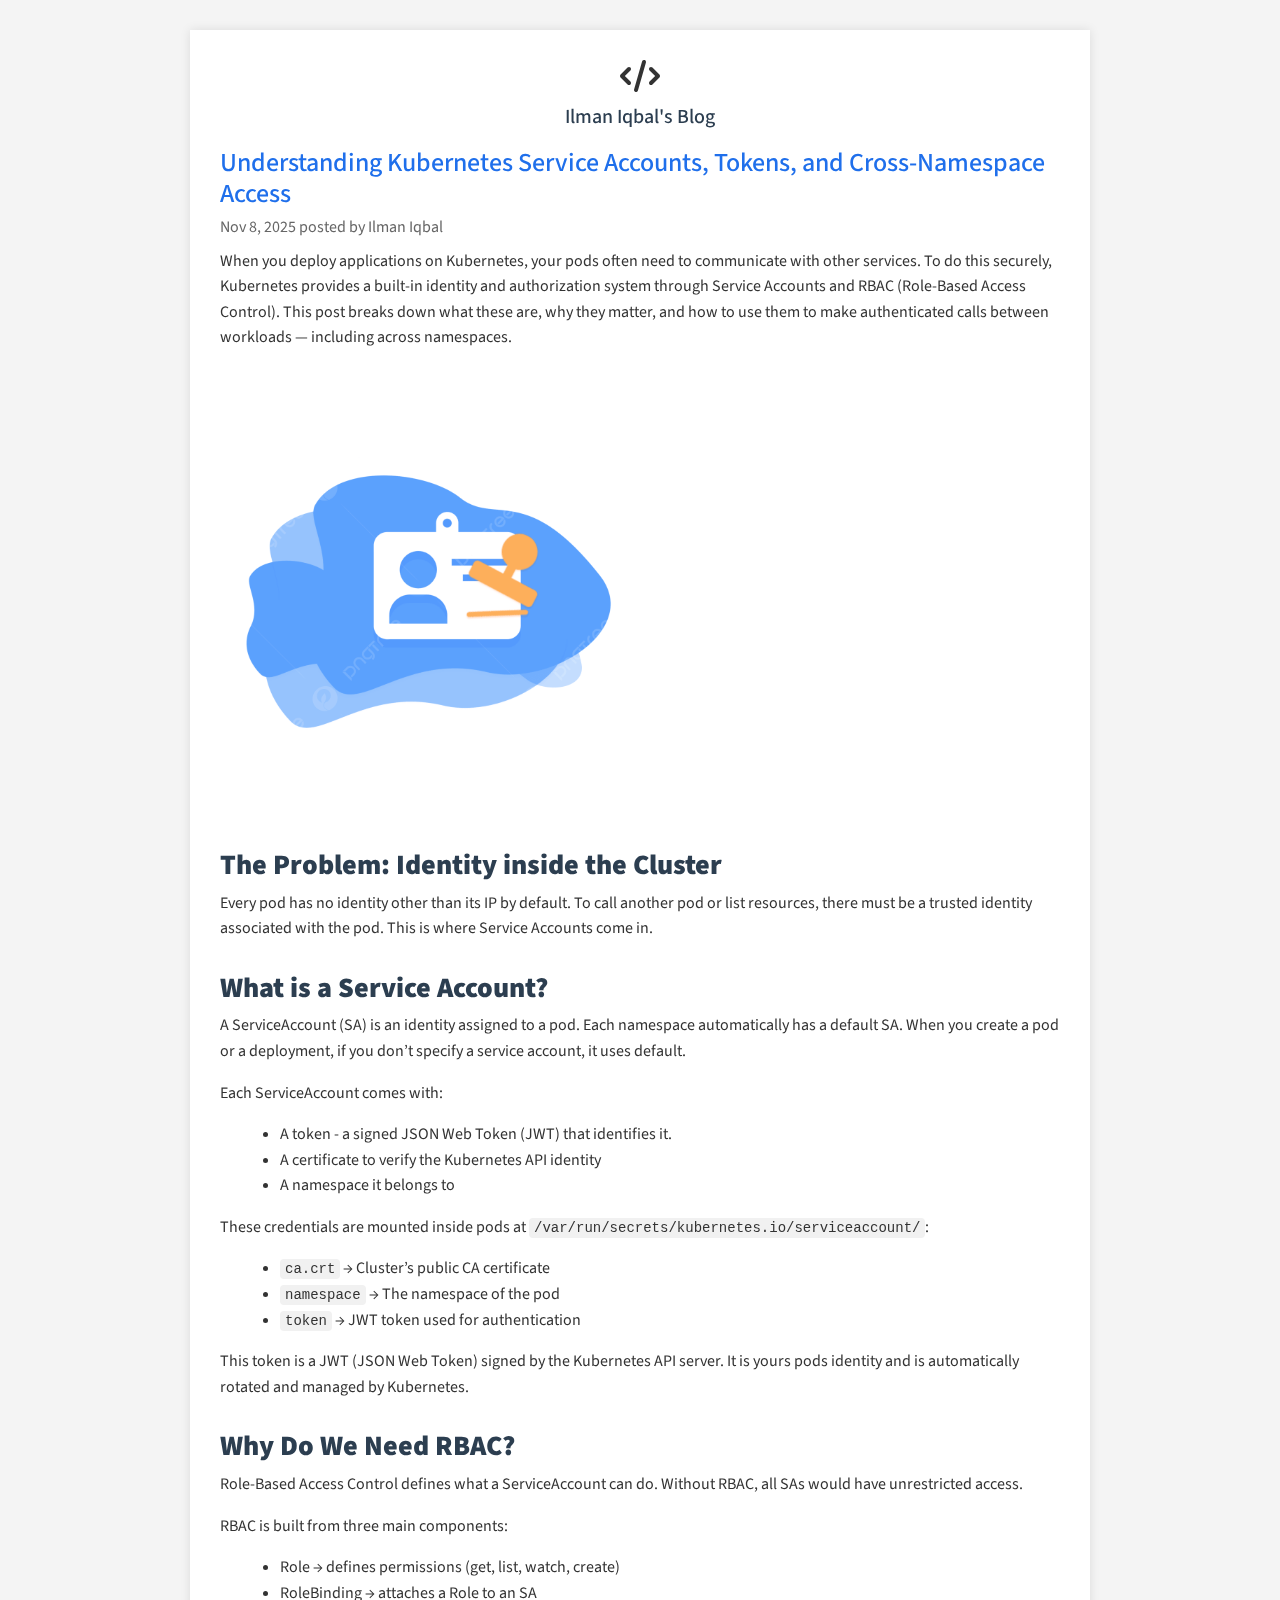
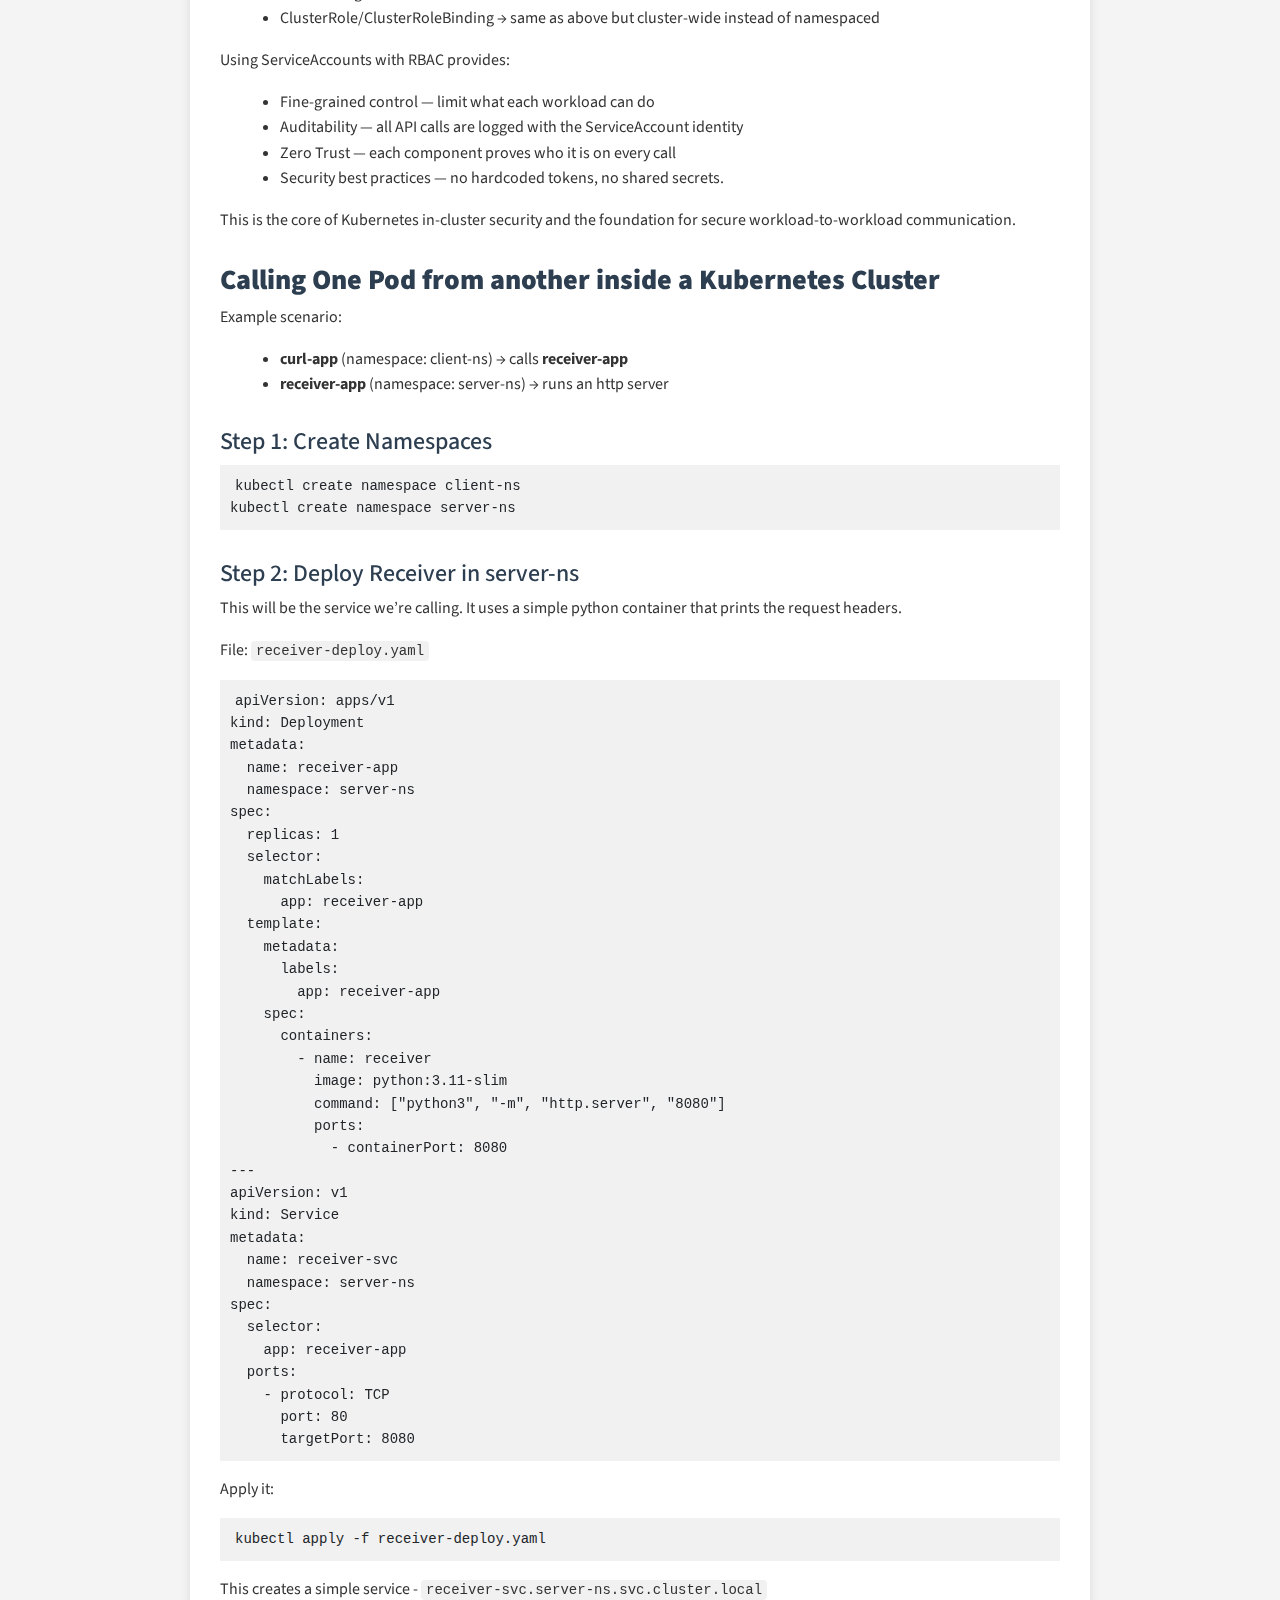
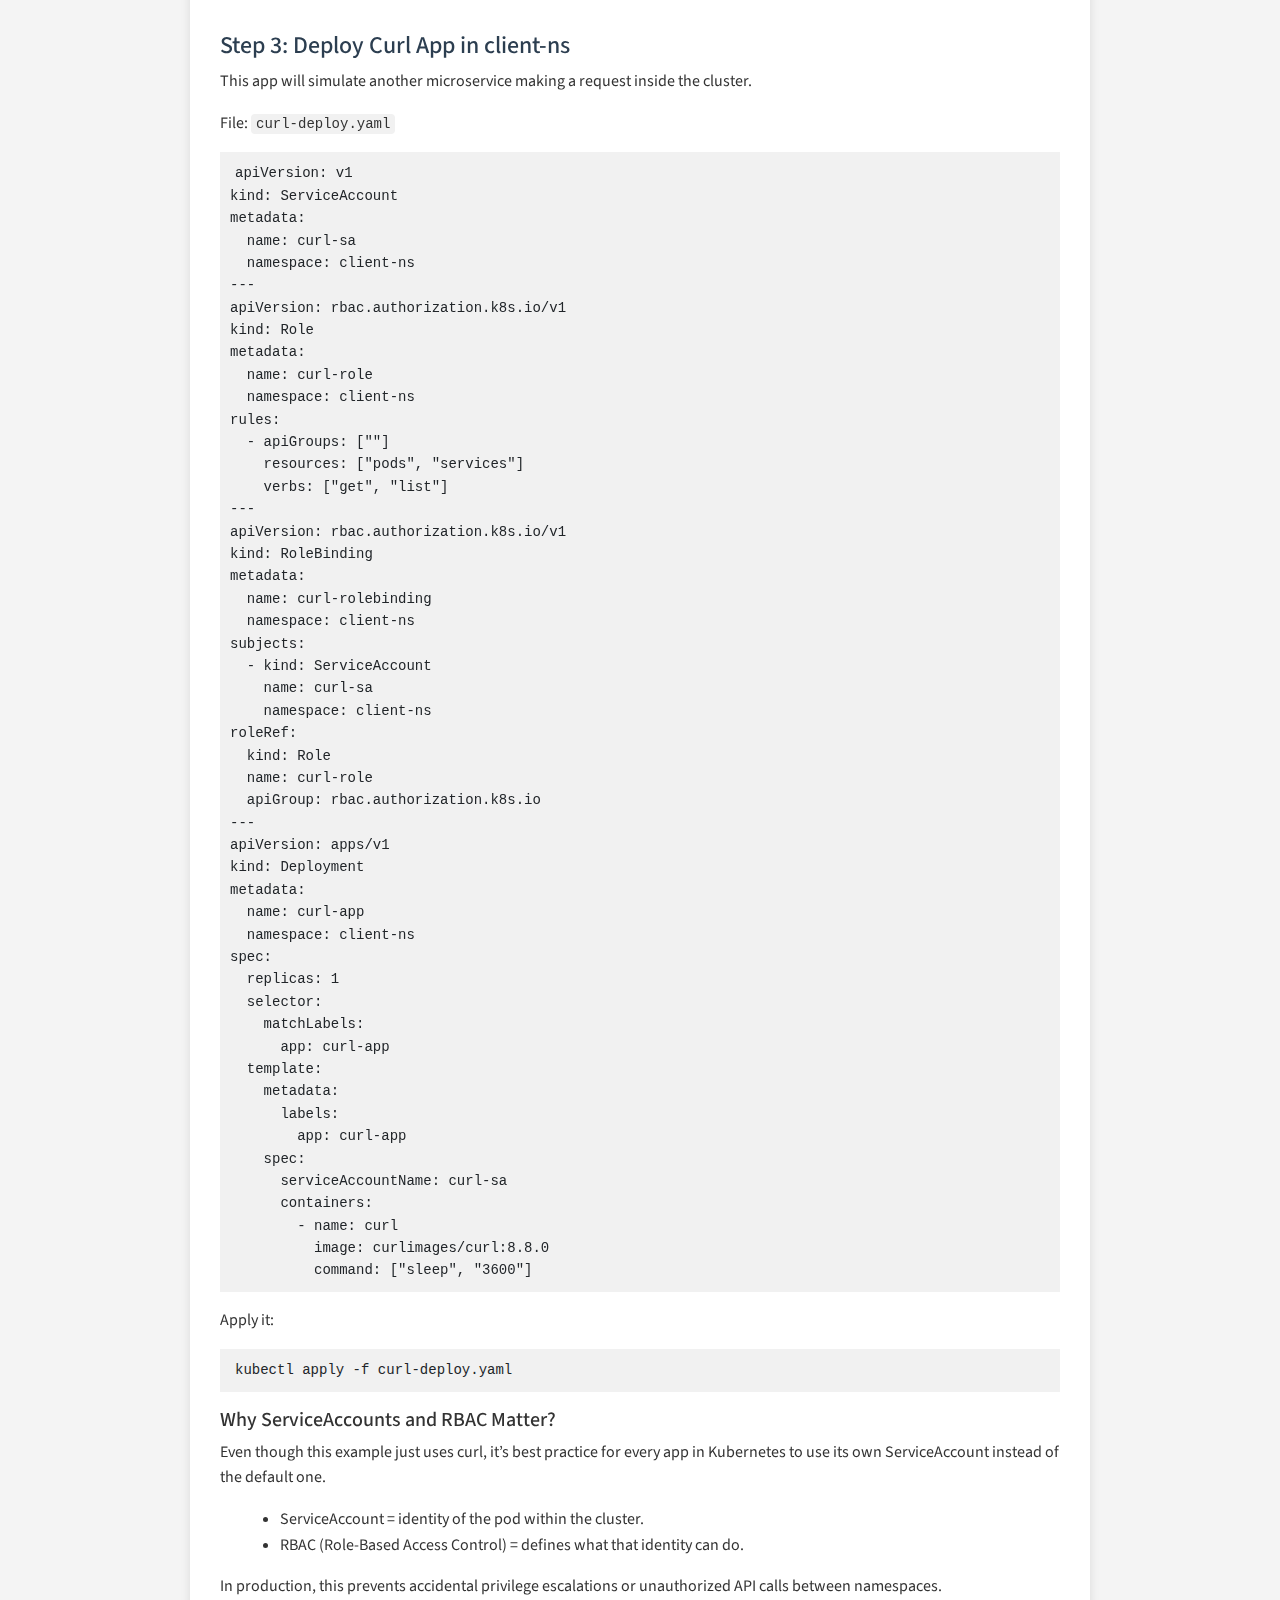
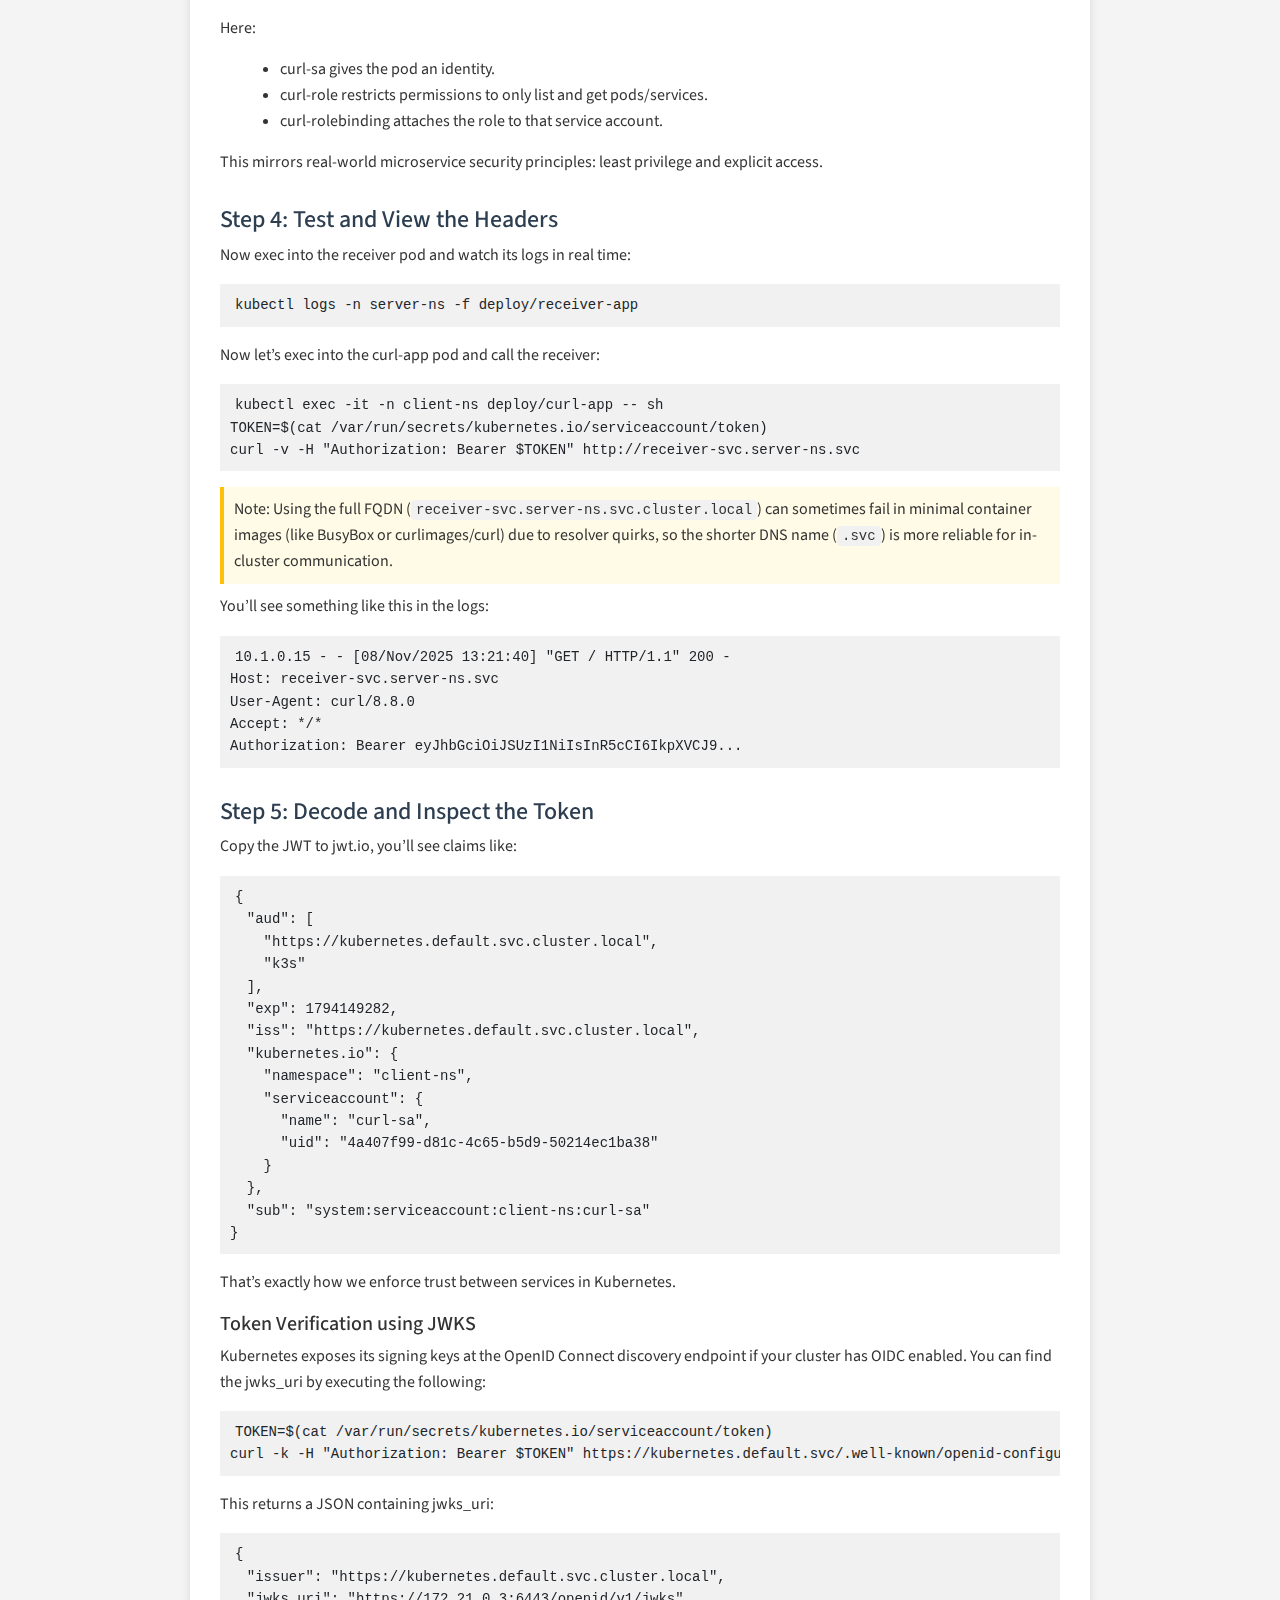
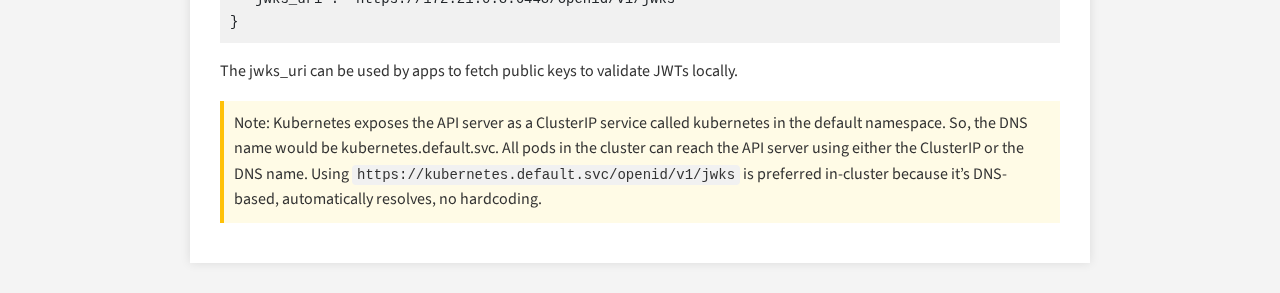
<file: kubernetes-service-accounts-and-tokens.html>
<!DOCTYPE html>
<html lang="en">

<head>
  <meta charset="UTF-8" />
  <meta name="viewport" content="width=device-width, initial-scale=1.0" />
  <meta name="description"
    content="Learn how Kubernetes ServiceAccounts and tokens work, how to use RBAC, and securely call services across namespaces." />
  <meta name="keywords"
    content="Kubernetes, K8s, ServiceAccount, RBAC, Tokens, JWT, Microservices, Namespaces, Cluster Security, Kubernetes tutorial, Kubernetes guide" />
  <meta name="author" content="Ilman Iqbal" />
  <title>Understanding Kubernetes Service Accounts, Tokens, and Cross-Namespace Access</title>
  <script type="application/ld+json">
    {
      "@context": "https://schema.org",
      "@type": "Article",
      "headline": "Understanding Kubernetes Service Accounts, Tokens, and Cross-Namespace Access",
      "author": {
          "@type": "Person",
          "name": "Ilman Iqbal",
          "url": "https://www.linkedin.com/in/ilman-iqbal-096308172"
      },
      "publisher": {
          "@type": "Organization",
          "name": "Ilman Iqbal",
          "url": "https://ilmaniqbal.com",
          "logo": {
              "@type": "ImageObject",
              "url": "https://ilmaniqbal.com/img/logo.png"
          }
      },
      "datePublished": "2025-11-08",
      "dateModified": "2025-11-08",
      "description": "Step-by-step guide to using Kubernetes ServiceAccounts, RBAC, tokens, and secure cross-namespace communication between pods.",
      "articleSection": ["Kubernetes ServiceAccounts", "RBAC", "Tokens", "JWT Validation", "Cross-Namespace Communication"],
      "inLanguage": "en",
      "keywords": "Kubernetes, K8s, ServiceAccount, RBAC, Tokens, JWT, Microservices, Namespaces, Cluster Security, Kubernetes tutorial, Kubernetes guide",
      "mainEntityOfPage": {
        "@type": "WebPage",
        "@id": "https://ilmaniqbal.com/kubernetes-service-accounts-tokens.html"
      }
    }
  </script>
  <link rel="stylesheet" href="https://cdnjs.cloudflare.com/ajax/libs/font-awesome/6.5.2/css/all.min.css" />
  <link href="https://fonts.googleapis.com/css2?family=Source+Sans+Pro&display=swap" rel="stylesheet" />
  <link href="css/bootstrap.min.css" rel="stylesheet">
  <link href="css/blog.css" rel="stylesheet">
  <script async src="https://www.googletagmanager.com/gtag/js?id=G-8PPCHX9PDV"></script>
  <script>
    window.dataLayer = window.dataLayer || [];
    function gtag() { dataLayer.push(arguments); }
    gtag('js', new Date());
    gtag('config', 'G-8PPCHX9PDV');
  </script>
</head>

<body>
  <div class="container">

    <header class="site-header">
      <a href="index.html" class="site-logo-wrapper" style="text-decoration: none; color: inherit;">
        <div class="site-logo"><i class="fas fa-code fa-2x"></i></div>
        <h1>Ilman Iqbal's Blog</h1>
      </a>
    </header>

    <h2 class="tm-post-title">Understanding Kubernetes Service Accounts, Tokens, and Cross-Namespace Access</h2>
    <p class="meta">Nov 8, 2025 posted by Ilman Iqbal</p>

    <p>
      When you deploy applications on Kubernetes, your pods often need to communicate with other services. To do this
      securely, Kubernetes provides a built-in identity and authorization system through Service Accounts and RBAC
      (Role-Based Access Control). This post breaks down what these are, why they matter, and how to use them to make
      authenticated calls between workloads — including across namespaces.
    </p>

    <img id="half-width" width="50%" src="img/k8s_sa-1.png" alt="mysql-to-snowflake-data-migration-airbyte" />

    <h3>The Problem: Identity inside the Cluster</h3>
    <p>
      Every pod has no identity other than its IP by default. To call another pod or list resources, there must be a
      trusted identity associated with the pod. This is where Service Accounts come in.
    </p>

    <h3>What is a Service Account?</h3>
    <p>
      A ServiceAccount (SA) is an identity assigned to a pod. Each namespace automatically has a default SA. When you
      create a pod or a deployment, if you don’t specify a service account, it uses default.
    </p>
    <p>
      Each ServiceAccount comes with:
    </p>
    <ul>
      <li>A token - a signed JSON Web Token (JWT) that identifies it.</li>
      <li>A certificate to verify the Kubernetes API identity</li>
      <li>A namespace it belongs to</li>
    </ul>
    <p>
      These credentials are mounted inside pods at <code>/var/run/secrets/kubernetes.io/serviceaccount/</code>:
    </p>
    <ul>
      <li><code>ca.crt</code> → Cluster’s public CA certificate</li>
      <li><code>namespace</code> → The namespace of the pod</li>
      <li><code>token</code> → JWT token used for authentication</li>
    </ul>
    <p>This token is a JWT (JSON Web Token) signed by the Kubernetes API server. It is yours pods identity and is
      automatically rotated and managed by Kubernetes.</p>

    <h3>Why Do We Need RBAC?</h3>
    <p>
      Role-Based Access Control defines what a ServiceAccount can do. Without RBAC, all SAs would have unrestricted
      access.
    </p>
    <p>RBAC is built from three main components:</p>
    <ul>
      <li>Role → defines permissions (get, list, watch, create)</li>
      <li>RoleBinding → attaches a Role to an SA</li>
      <li>ClusterRole/ClusterRoleBinding → same as above but cluster-wide instead of namespaced</li>
    </ul>

    <p>
      Using ServiceAccounts with RBAC provides:
    </p>
    <ul>
      <li>Fine-grained control — limit what each workload can do</li>
      <li>Auditability — all API calls are logged with the ServiceAccount identity</li>
      <li>Zero Trust — each component proves who it is on every call</li>
      <li>Security best practices — no hardcoded tokens, no shared secrets.</li>
    </ul>

    <p>This is the core of Kubernetes in-cluster security and the foundation for secure workload-to-workload
      communication.</p>

    <h3>Calling One Pod from another inside a Kubernetes Cluster</h3>
    <p>
      Example scenario:
    </p>
    <ul>
      <li><strong>curl-app</strong> (namespace: client-ns) → calls <strong>receiver-app</strong></li>
      <li><strong>receiver-app</strong> (namespace: server-ns) → runs an http server</li>
    </ul>

    <h4>Step 1: Create Namespaces</h4>
    <pre><code>kubectl create namespace client-ns
kubectl create namespace server-ns</code></pre>

    <h4>Step 2: Deploy Receiver in server-ns</h4>
    <p>This will be the service we’re calling. It uses a simple python container that prints the request headers.</p>
    <p>
      File: <code>receiver-deploy.yaml</code>
    </p>
    <pre><code>apiVersion: apps/v1
kind: Deployment
metadata:
  name: receiver-app
  namespace: server-ns
spec:
  replicas: 1
  selector:
    matchLabels:
      app: receiver-app
  template:
    metadata:
      labels:
        app: receiver-app
    spec:
      containers:
        - name: receiver
          image: python:3.11-slim
          command: ["python3", "-m", "http.server", "8080"]
          ports:
            - containerPort: 8080
---
apiVersion: v1
kind: Service
metadata:
  name: receiver-svc
  namespace: server-ns
spec:
  selector:
    app: receiver-app
  ports:
    - protocol: TCP
      port: 80
      targetPort: 8080</code></pre>

    <p>Apply it:</p>
    <pre><code>kubectl apply -f receiver-deploy.yaml</code></pre>

    <p>This creates a simple service - <code>receiver-svc.server-ns.svc.cluster.local</code></p>

    <h4>Step 3: Deploy Curl App in client-ns</h4>
    <p>This app will simulate another microservice making a request inside the cluster.</p>
    <p>File: <code>curl-deploy.yaml</code></p>
    <pre><code>apiVersion: v1
kind: ServiceAccount
metadata:
  name: curl-sa
  namespace: client-ns
---
apiVersion: rbac.authorization.k8s.io/v1
kind: Role
metadata:
  name: curl-role
  namespace: client-ns
rules:
  - apiGroups: [""]
    resources: ["pods", "services"]
    verbs: ["get", "list"]
---
apiVersion: rbac.authorization.k8s.io/v1
kind: RoleBinding
metadata:
  name: curl-rolebinding
  namespace: client-ns
subjects:
  - kind: ServiceAccount
    name: curl-sa
    namespace: client-ns
roleRef:
  kind: Role
  name: curl-role
  apiGroup: rbac.authorization.k8s.io
---
apiVersion: apps/v1
kind: Deployment
metadata:
  name: curl-app
  namespace: client-ns
spec:
  replicas: 1
  selector:
    matchLabels:
      app: curl-app
  template:
    metadata:
      labels:
        app: curl-app
    spec:
      serviceAccountName: curl-sa
      containers:
        - name: curl
          image: curlimages/curl:8.8.0
          command: ["sleep", "3600"]</code></pre>

    <p>Apply it:</p>
    <pre><code>kubectl apply -f curl-deploy.yaml</code></pre>

    <h5>Why ServiceAccounts and RBAC Matter?</h3>
      <p>Even though this example just uses curl, it’s best practice for every app in Kubernetes to use its own
        ServiceAccount instead of the default one.</p>
      <ul>
        <li>ServiceAccount = identity of the pod within the cluster.</li>
        <li>RBAC (Role-Based Access Control) = defines what that identity can do.</li>
      </ul>

      <p>In production, this prevents accidental privilege escalations or unauthorized API calls between namespaces.</p>

      <p>Here:</p>
      <ul>
        <li>curl-sa gives the pod an identity.</li>
        <li>curl-role restricts permissions to only list and get pods/services.</li>
        <li>curl-rolebinding attaches the role to that service account.</li>
      </ul>

      <p>This mirrors real-world microservice security principles: least privilege and explicit access.</p>

      <h4>Step 4: Test and View the Headers</h4>
      <p>Now exec into the receiver pod and watch its logs in real time: </p>
      <pre><code>kubectl logs -n server-ns -f deploy/receiver-app</code></pre>
      <p>Now let’s exec into the curl-app pod and call the receiver: </p>
      <pre><code>kubectl exec -it -n client-ns deploy/curl-app -- sh
TOKEN=$(cat /var/run/secrets/kubernetes.io/serviceaccount/token)
curl -v -H "Authorization: Bearer $TOKEN" http://receiver-svc.server-ns.svc</code></pre>

      <p class="note">Note: Using the full FQDN (<code>receiver-svc.server-ns.svc.cluster.local</code>) can sometimes
        fail in minimal
        container
        images (like BusyBox or curlimages/curl) due to resolver quirks, so the shorter DNS name (<code>.svc</code>) is
        more reliable for in-cluster communication.</p>

      <p>You’ll see something like this in the logs:</p>
      <pre><code>10.1.0.15 - - [08/Nov/2025 13:21:40] "GET / HTTP/1.1" 200 -
Host: receiver-svc.server-ns.svc
User-Agent: curl/8.8.0
Accept: */*
Authorization: Bearer eyJhbGciOiJSUzI1NiIsInR5cCI6IkpXVCJ9...</code></pre>

      <h4>Step 5: Decode and Inspect the Token</h4>
      <p>Copy the JWT to jwt.io, you’ll see claims like:</p>
      <pre><code>{
  "aud": [
    "https://kubernetes.default.svc.cluster.local",
    "k3s"
  ],
  "exp": 1794149282,
  "iss": "https://kubernetes.default.svc.cluster.local",
  "kubernetes.io": {
    "namespace": "client-ns",
    "serviceaccount": {
      "name": "curl-sa",
      "uid": "4a407f99-d81c-4c65-b5d9-50214ec1ba38"
    }
  },
  "sub": "system:serviceaccount:client-ns:curl-sa"
}</code></pre>

      <p>That’s exactly how we enforce trust between services in Kubernetes.</p>

      <h5>Token Verification using JWKS</h5>
      <p>Kubernetes exposes its signing keys at the OpenID Connect discovery endpoint if your cluster has OIDC enabled.
        You can find the jwks_uri by executing the following:</p>
      <pre><code>TOKEN=$(cat /var/run/secrets/kubernetes.io/serviceaccount/token)
curl -k -H "Authorization: Bearer $TOKEN" https://kubernetes.default.svc/.well-known/openid-configuration</code></pre>

      <p>This returns a JSON containing jwks_uri:</p>
      <pre><code>{
  "issuer": "https://kubernetes.default.svc.cluster.local",
  "jwks_uri": "https://172.21.0.3:6443/openid/v1/jwks"
}</code></pre>

      <p>The jwks_uri can be used by apps to fetch public keys to validate JWTs locally.</p>

      <p class="note">Note: Kubernetes exposes the API server as a ClusterIP service called kubernetes in the default
        namespace. So, the DNS name would be kubernetes.default.svc. All pods in the cluster can reach the API server
        using either the ClusterIP or the DNS name. Using <code>https://kubernetes.default.svc/openid/v1/jwks</code> is
        preferred in-cluster because it’s DNS-based, automatically resolves, no hardcoding.</p>

</body>

</html>
</file>
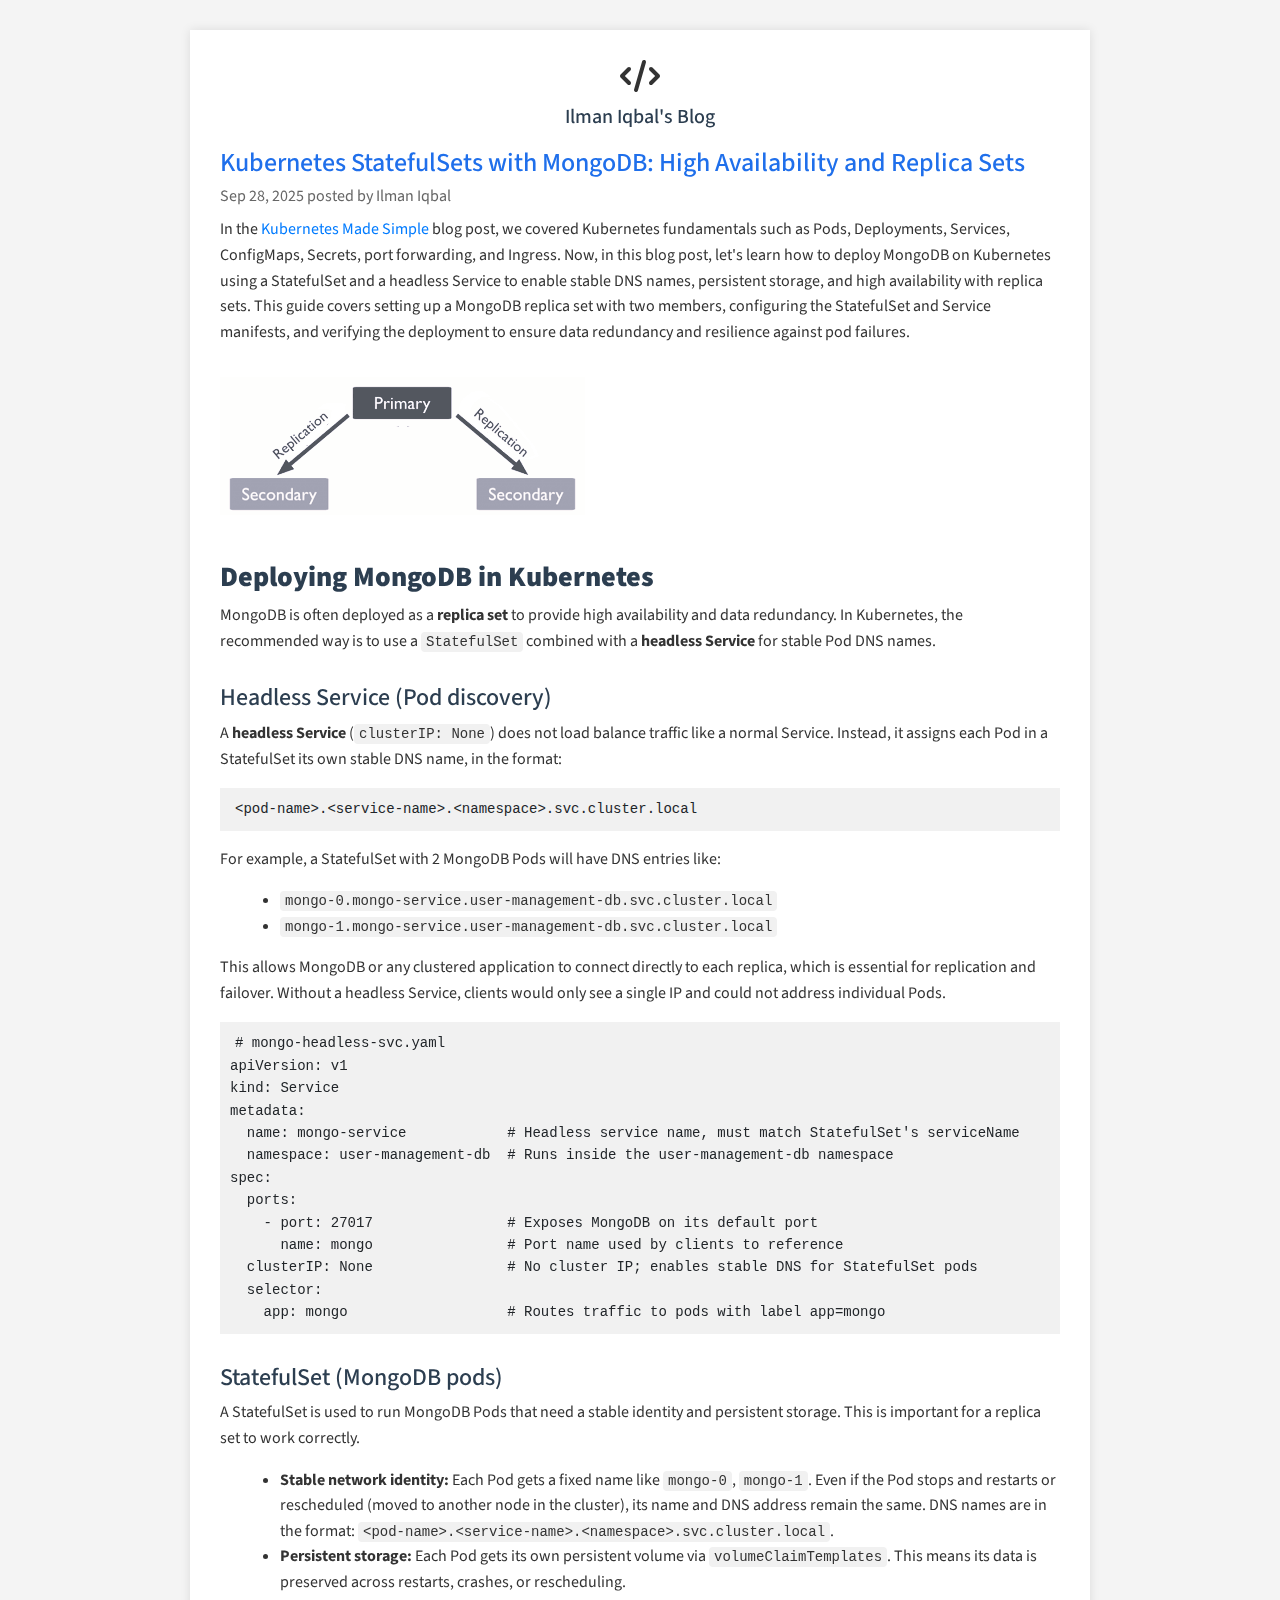
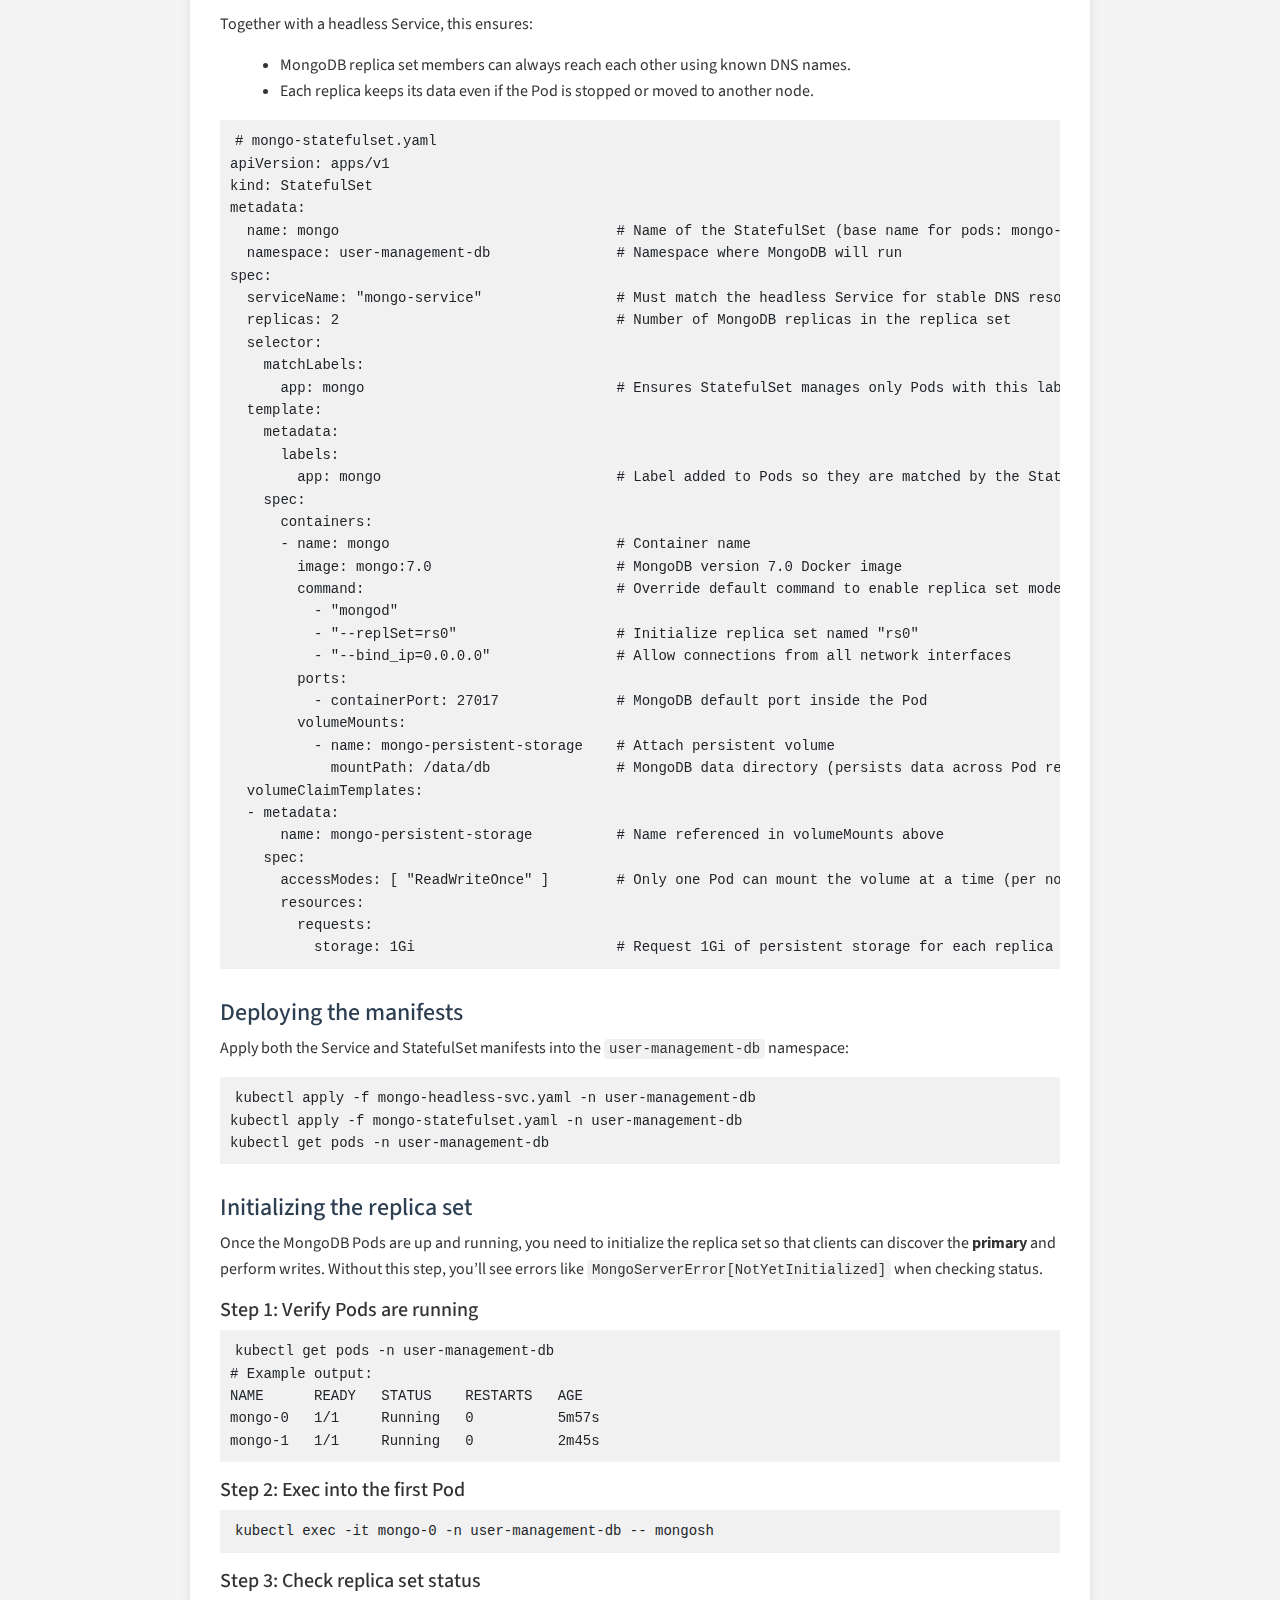
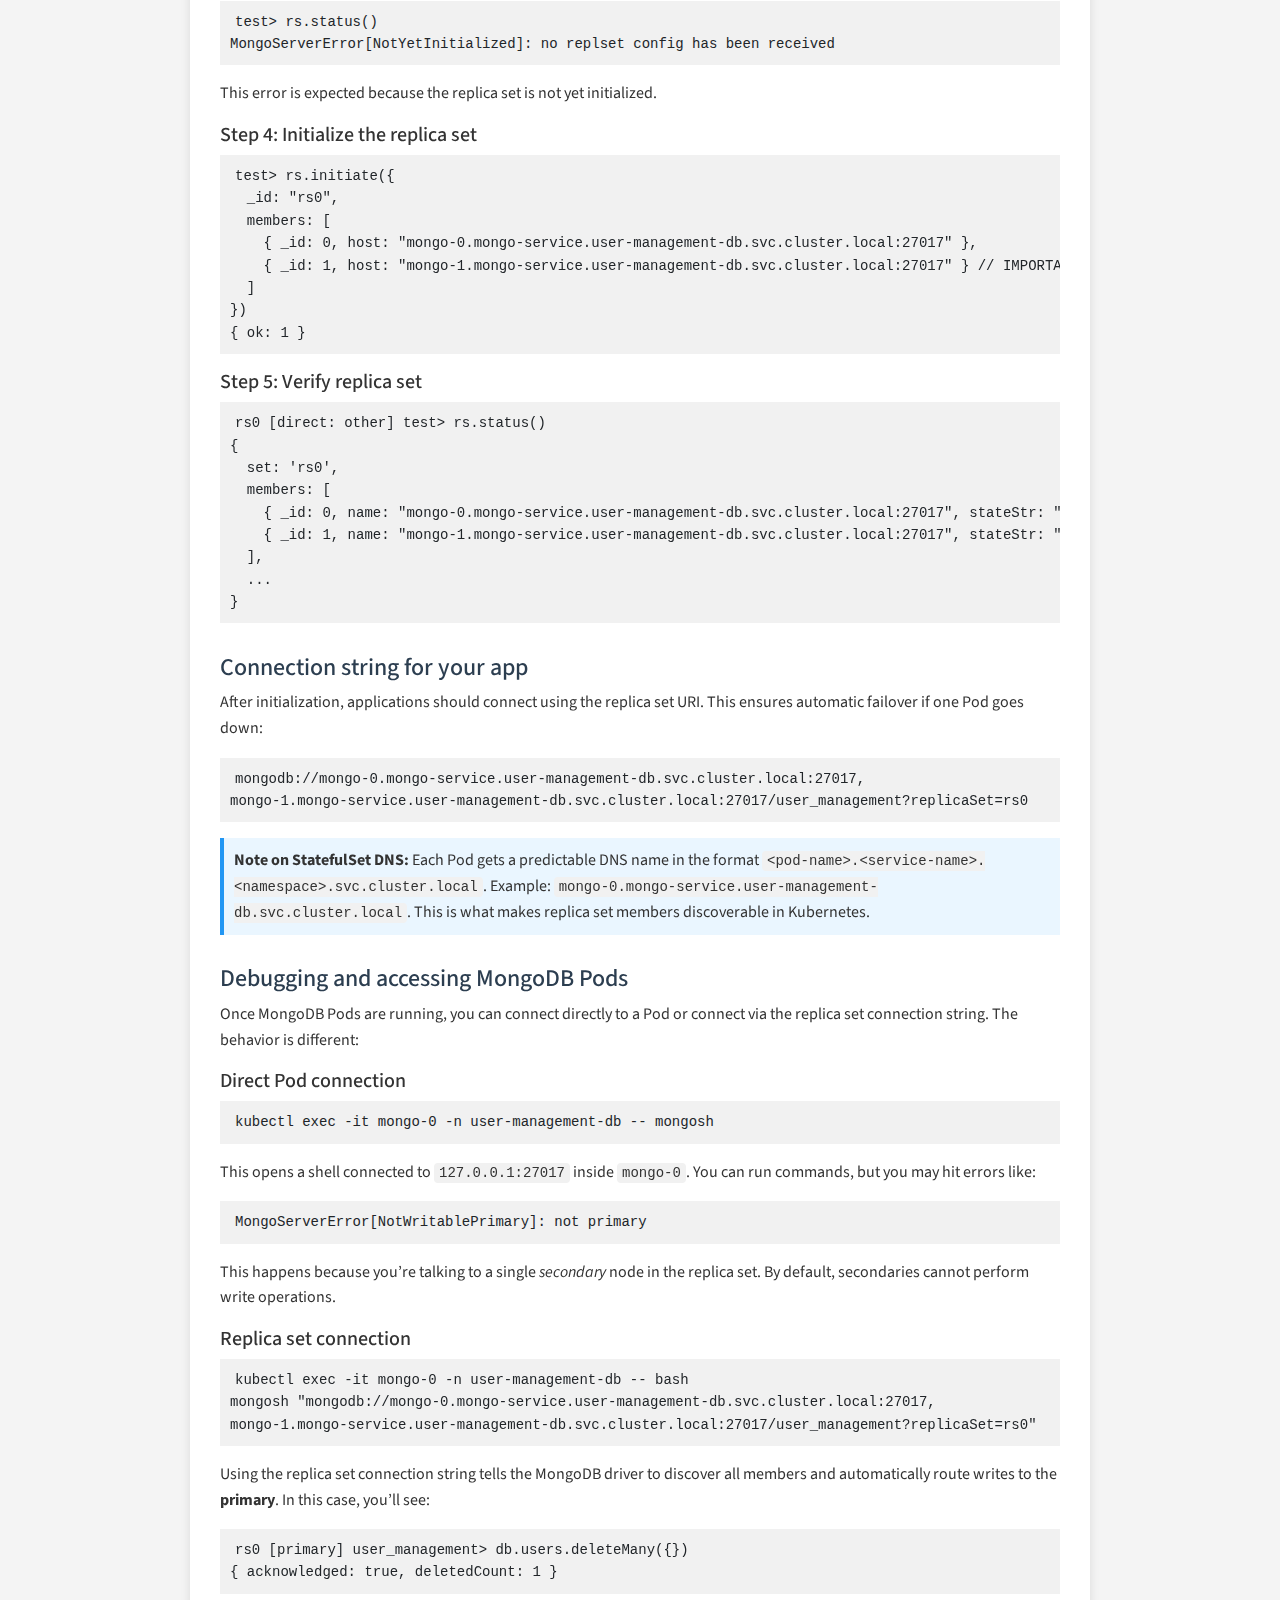
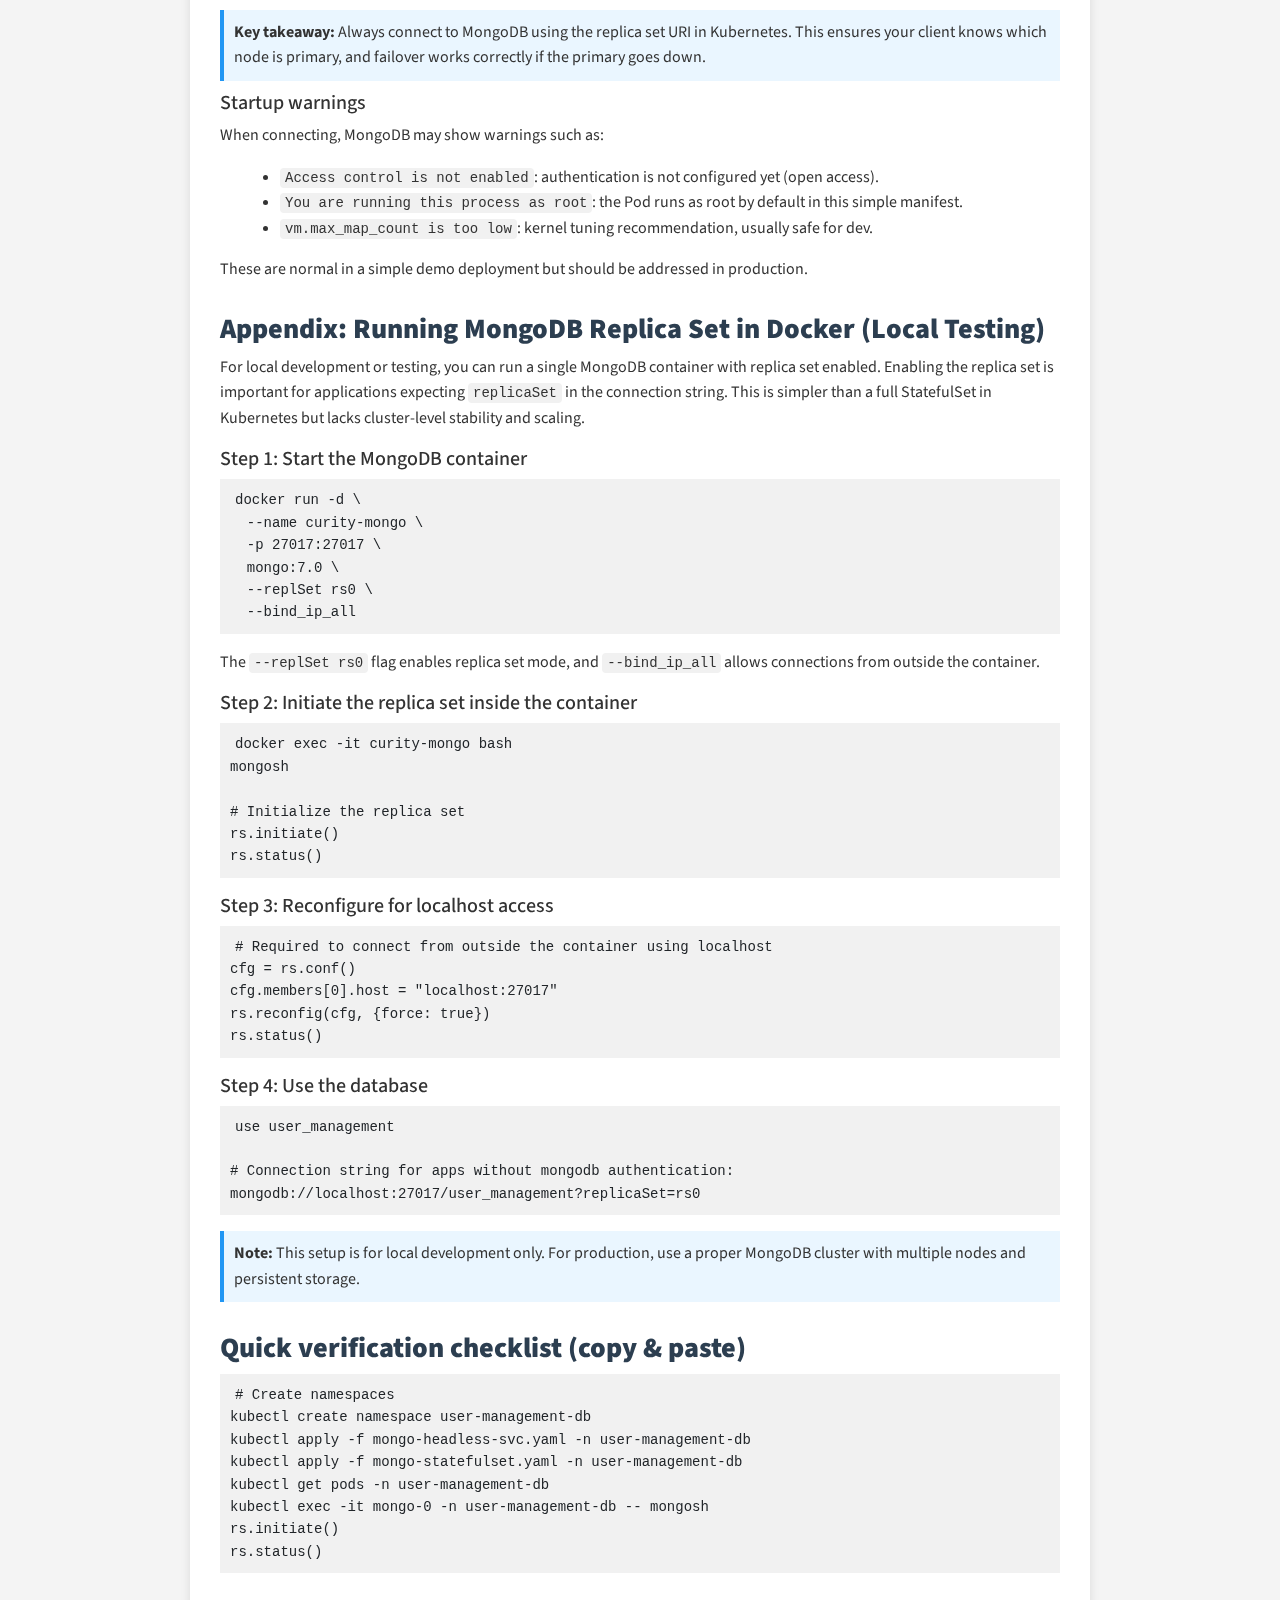
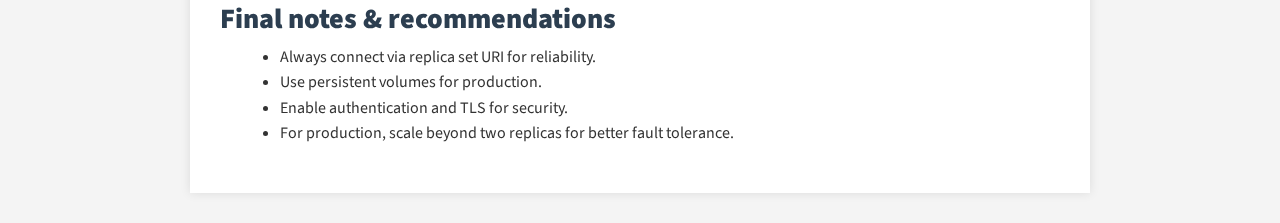
<file: kubernetes-stateful-sets-with-mongodb-replica-set.html>
<!DOCTYPE html>
<html lang="en">

<head>
  <meta charset="UTF-8" />
  <meta name="viewport" content="width=device-width, initial-scale=1.0" />
  <meta name="description"
    content="Learn how to deploy MongoDB on Kubernetes using StatefulSets, headless Services, replica sets, ConfigMaps, Secrets, and port forwarding for high availability." />
  <meta name="keywords"
    content="Kubernetes, K8s, StatefulSet, Headless Service, MongoDB, Replica Set, Pods, Deployments, Services, Ingress, NodePort, External IP, ExternalName, Port Forwarding, Namespaces, Contexts, Clusters, K3d, ConfigMaps, Secrets, File Mounts, Environment Variables, Manifests, Docker, Container, Containerd, Kubernetes tutorial, Kubernetes guide" />
  <meta name="author" content="Ilman Iqbal" />
  <title>Kubernetes StatefulSets with MongoDB: High Availability and Replica Sets</title>
  <script type="application/ld+json">
    {
      "@context": "https://schema.org",
      "@type": "Article",
      "headline": "Kubernetes StatefulSets with MongoDB: High Availability and Replica Sets",
      "author": {
          "@type": "Person",
          "name": "Ilman Iqbal",
          "url": "https://www.linkedin.com/in/ilman-iqbal-096308172"
      },
      "publisher": {
          "@type": "Organization",
          "name": "Ilman Iqbal",
          "url": "https://ilmaniqbal.com",
          "logo": {
              "@type": "ImageObject",
              "url": "https://ilmaniqbal.com/img/logo.png"
          }
      },
      "datePublished": "2025-09-28",
      "dateModified": "2025-09-28",
      "image": "https://ilmaniqbal.com/img/stateful-set-1.png",
      "description": "Step-by-step Kubernetes guide covering StatefulSets, Pods, Deployments, Services, Ingress, NodePorts, External IPs, ConfigMaps, Secrets, port forwarding, namespaces, contexts, clusters, K3d, headless Services, and deploying MongoDB with replica sets for high availability and persistence.",
      "articleBody": "This hands-on Kubernetes guide explains how to set up namespaces, and deploy applications using Pods and Deployments.\n\nIt covers headless Services, demonstrating how to provide stable DNS names for StatefulSets and enable pod-to-pod communication. For example, MongoDB Pods get DNS names like mongo-0.mongo-service.user-management-db.svc.cluster.local.\n\nStatefulSets are discussed for deploying MongoDB with persistent volumes, including replica set initialization using commands like rs.initiate() and rs.status().\n\nFor local development, the guide explains running MongoDB in Docker with replica sets enabled and reconfiguring localhost access for application connectivity.\n\nAdditional topics include best practices for manifests and deployment strategies in production-ready applications.",
      "articleSection": [
        "Kubernetes StatefulSets",
        "Headless Services",
        "MongoDB Replica Sets",
        "Replica Set Initialization",
        "Kubernetes Manifests",
        "Local Docker Testing"
      ],
      "inLanguage": "en",
      "keywords": "Kubernetes, K8s, StatefulSet, Headless Service, MongoDB, Replica Set, Pods, Deployments, Services, Ingress, NodePort, External IP, ExternalName, Port Forwarding, Namespaces, Contexts, Clusters, K3d, ConfigMaps, Secrets, File Mounts, Environment Variables, Manifests, Docker, Container, Containerd, Kubernetes tutorial, Kubernetes guide",
      "mainEntityOfPage": {
        "@type": "WebPage",
        "@id": "https://ilmaniqbal.com/kubernetes-stateful-sets-with-mongodb-replica-set.html"
      }
    }
  </script>
  <link rel="stylesheet" href="https://cdnjs.cloudflare.com/ajax/libs/font-awesome/6.5.2/css/all.min.css" />
  <link href="https://fonts.googleapis.com/css2?family=Source+Sans+Pro&display=swap" rel="stylesheet" />
  <!-- https://fonts.google.com/ -->
  <link href="css/bootstrap.min.css" rel="stylesheet">
  <link href="css/blog.css" rel="stylesheet">
  <!-- Google tag (gtag.js) -->
  <script async src="https://www.googletagmanager.com/gtag/js?id=G-8PPCHX9PDV"></script>
  <script>
    window.dataLayer = window.dataLayer || [];
    function gtag() { dataLayer.push(arguments); }
    gtag('js', new Date());

    gtag('config', 'G-8PPCHX9PDV');
  </script>
</head>

<body>
  <div class="container">

    <header class="site-header">
      <a href="index.html" class="site-logo-wrapper" style="text-decoration: none; color: inherit;">
        <div class="site-logo"><i class="fas fa-code fa-2x"></i></div>
        <h1>Ilman Iqbal's Blog</h1>
      </a>
    </header>

    <h2 class="tm-post-title">Kubernetes StatefulSets with MongoDB: High Availability and Replica Sets</h2>
    <p class="meta">Sep 28, 2025 posted by Ilman Iqbal</p>

    <p>
      In the <a href="https://ilmaniqbal.com/kubernetes-fundamentals.html" target="_blank">
        Kubernetes Made Simple </a> blog post, we covered Kubernetes fundamentals such as Pods, Deployments, Services,
      ConfigMaps, Secrets, port forwarding, and Ingress.

      Now, in this blog post, let's learn how to deploy MongoDB on Kubernetes using a StatefulSet and a headless
      Service to enable stable DNS names, persistent storage, and high availability with replica sets. This guide covers
      setting up a MongoDB replica set with two members, configuring the StatefulSet and
      Service manifests, and verifying the deployment to ensure data redundancy and resilience against pod failures.
    </p>

    <img id="half-width" src="img/stateful-set-1.png" alt="mysql-to-snowflake-data-migration-airbyte" />

    <h3>Deploying MongoDB in Kubernetes</h3>
    <p>
      MongoDB is often deployed as a <strong>replica set</strong> to provide high availability and data redundancy.
      In Kubernetes, the recommended way is to use a <code>StatefulSet</code> combined with a
      <strong>headless Service</strong> for stable Pod DNS names.
    </p>

    <h4>Headless Service (Pod discovery)</h4>
    <p>
      A <strong>headless Service</strong> (<code>clusterIP: None</code>) does not load balance traffic like a normal
      Service.
      Instead, it assigns each Pod in a StatefulSet its own stable DNS name, in the format:
    </p>
    <pre><code>&lt;pod-name&gt;.&lt;service-name&gt;.&lt;namespace&gt;.svc.cluster.local</code></pre>
    <p>
      For example, a StatefulSet with 2 MongoDB Pods will have DNS entries like:
    </p>
    <ul>
      <li><code>mongo-0.mongo-service.user-management-db.svc.cluster.local</code></li>
      <li><code>mongo-1.mongo-service.user-management-db.svc.cluster.local</code></li>
    </ul>
    <p>
      This allows MongoDB or any clustered application to connect directly to each replica, which is essential for
      replication and failover.
      Without a headless Service, clients would only see a single IP and could not address individual Pods.
    </p>

    <pre><code># mongo-headless-svc.yaml
apiVersion: v1
kind: Service
metadata:
  name: mongo-service            # Headless service name, must match StatefulSet's serviceName
  namespace: user-management-db  # Runs inside the user-management-db namespace
spec:
  ports:
    - port: 27017                # Exposes MongoDB on its default port
      name: mongo                # Port name used by clients to reference
  clusterIP: None                # No cluster IP; enables stable DNS for StatefulSet pods
  selector:
    app: mongo                   # Routes traffic to pods with label app=mongo
</code></pre>

    <h4>StatefulSet (MongoDB pods)</h4>
    <p>
      A StatefulSet is used to run MongoDB Pods that need a stable identity and persistent storage. This is important
      for a replica set to work correctly.
    </p>
    <ul>
      <li><strong>Stable network identity:</strong> Each Pod gets a fixed name like <code>mongo-0</code>,
        <code>mongo-1</code>. Even if the Pod stops and restarts or rescheduled (moved to another node in the cluster),
        its name and DNS address remain the same. DNS names are in the format:
        <code>&lt;pod-name&gt;.&lt;service-name&gt;.&lt;namespace&gt;.svc.cluster.local</code>.
      </li>
      <li><strong>Persistent storage:</strong> Each Pod gets its own persistent volume via
        <code>volumeClaimTemplates</code>. This means its data is preserved across restarts, crashes, or rescheduling.
      </li>
    </ul>
    <p>
      Together with a headless Service, this ensures:
    </p>
    <ul>
      <li>MongoDB replica set members can always reach each other using known DNS names.</li>
      <li>Each replica keeps its data even if the Pod is stopped or moved to another node.</li>
    </ul>


    <pre><code># mongo-statefulset.yaml
apiVersion: apps/v1
kind: StatefulSet
metadata:
  name: mongo                                 # Name of the StatefulSet (base name for pods: mongo-0, mongo-1, etc.)
  namespace: user-management-db               # Namespace where MongoDB will run
spec:
  serviceName: "mongo-service"                # Must match the headless Service for stable DNS resolution
  replicas: 2                                 # Number of MongoDB replicas in the replica set
  selector:
    matchLabels:
      app: mongo                              # Ensures StatefulSet manages only Pods with this label
  template:
    metadata:
      labels:
        app: mongo                            # Label added to Pods so they are matched by the StatefulSet
    spec:
      containers:
      - name: mongo                           # Container name
        image: mongo:7.0                      # MongoDB version 7.0 Docker image
        command:                              # Override default command to enable replica set mode
          - "mongod"
          - "--replSet=rs0"                   # Initialize replica set named "rs0"
          - "--bind_ip=0.0.0.0"               # Allow connections from all network interfaces
        ports:
          - containerPort: 27017              # MongoDB default port inside the Pod
        volumeMounts:
          - name: mongo-persistent-storage    # Attach persistent volume
            mountPath: /data/db               # MongoDB data directory (persists data across Pod restarts)
  volumeClaimTemplates:
  - metadata:
      name: mongo-persistent-storage          # Name referenced in volumeMounts above
    spec:
      accessModes: [ "ReadWriteOnce" ]        # Only one Pod can mount the volume at a time (per node)
      resources:
        requests:
          storage: 1Gi                        # Request 1Gi of persistent storage for each replica
</code></pre>

    <h4>Deploying the manifests</h4>
    <p>
      Apply both the Service and StatefulSet manifests into the <code>user-management-db</code> namespace:
    </p>
    <pre><code>kubectl apply -f mongo-headless-svc.yaml -n user-management-db
kubectl apply -f mongo-statefulset.yaml -n user-management-db
kubectl get pods -n user-management-db
</code></pre>

    <h4>Initializing the replica set</h4>
    <p>
      Once the MongoDB Pods are up and running, you need to initialize the replica set so that clients can discover the
      <strong>primary</strong> and perform writes. Without this step, you’ll see errors like
      <code>MongoServerError[NotYetInitialized]</code> when checking status.
    </p>

    <h5>Step 1: Verify Pods are running</h5>
    <pre><code>kubectl get pods -n user-management-db
# Example output:
NAME      READY   STATUS    RESTARTS   AGE
mongo-0   1/1     Running   0          5m57s
mongo-1   1/1     Running   0          2m45s
</code></pre>

    <h5>Step 2: Exec into the first Pod</h5>
    <pre><code>kubectl exec -it mongo-0 -n user-management-db -- mongosh
</code></pre>

    <h5>Step 3: Check replica set status</h5>
    <pre><code>test> rs.status()
MongoServerError[NotYetInitialized]: no replset config has been received
</code></pre>
    <p>
      This error is expected because the replica set is not yet initialized.
    </p>

    <h5>Step 4: Initialize the replica set</h5>
    <pre><code>test> rs.initiate({
  _id: "rs0",
  members: [
    { _id: 0, host: "mongo-0.mongo-service.user-management-db.svc.cluster.local:27017" },
    { _id: 1, host: "mongo-1.mongo-service.user-management-db.svc.cluster.local:27017" } // IMPORTANT: include this so apps can connect to both nodes
  ]
})
{ ok: 1 }
</code></pre>

    <h5>Step 5: Verify replica set</h5>
    <pre><code>rs0 [direct: other] test> rs.status()
{
  set: 'rs0',
  members: [
    { _id: 0, name: "mongo-0.mongo-service.user-management-db.svc.cluster.local:27017", stateStr: "PRIMARY", ... },
    { _id: 1, name: "mongo-1.mongo-service.user-management-db.svc.cluster.local:27017", stateStr: "SECONDARY", ... }
  ],
  ...
}
</code></pre>
    <h4>Connection string for your app</h4>
    <p>
      After initialization, applications should connect using the replica set URI.
      This ensures automatic failover if one Pod goes down:
    </p>
    <pre><code>mongodb://mongo-0.mongo-service.user-management-db.svc.cluster.local:27017,
mongo-1.mongo-service.user-management-db.svc.cluster.local:27017/user_management?replicaSet=rs0
</code></pre>

    <div class="tip">
      <strong>Note on StatefulSet DNS:</strong>
      Each Pod gets a predictable DNS name in the format
      <code>&lt;pod-name&gt;.&lt;service-name&gt;.&lt;namespace&gt;.svc.cluster.local</code>.
      Example: <code>mongo-0.mongo-service.user-management-db.svc.cluster.local</code>.
      This is what makes replica set members discoverable in Kubernetes.
    </div>

    <h4>Debugging and accessing MongoDB Pods</h4>
    <p>
      Once MongoDB Pods are running, you can connect directly to a Pod or connect via the replica set connection string.
      The behavior is different:
    </p>

    <h5>Direct Pod connection</h5>
    <pre><code>kubectl exec -it mongo-0 -n user-management-db -- mongosh
</code></pre>
    <p>
      This opens a shell connected to <code>127.0.0.1:27017</code> inside <code>mongo-0</code>.
      You can run commands, but you may hit errors like:
    </p>
    <pre><code>MongoServerError[NotWritablePrimary]: not primary</code></pre>
    <p>
      This happens because you’re talking to a single <em>secondary</em> node in the replica set.
      By default, secondaries cannot perform write operations.
    </p>

    <h5>Replica set connection</h5>
    <pre><code>kubectl exec -it mongo-0 -n user-management-db -- bash
mongosh "mongodb://mongo-0.mongo-service.user-management-db.svc.cluster.local:27017,
mongo-1.mongo-service.user-management-db.svc.cluster.local:27017/user_management?replicaSet=rs0"
</code></pre>
    <p>
      Using the replica set connection string tells the MongoDB driver to discover all members and
      automatically route writes to the <strong>primary</strong>.
      In this case, you’ll see:
    </p>
    <pre><code>rs0 [primary] user_management> db.users.deleteMany({})
{ acknowledged: true, deletedCount: 1 }
</code></pre>

    <div class="tip">
      <strong>Key takeaway:</strong>
      Always connect to MongoDB using the replica set URI in Kubernetes.
      This ensures your client knows which node is primary, and failover works correctly
      if the primary goes down.
    </div>

    <h5>Startup warnings</h5>
    <p>
      When connecting, MongoDB may show warnings such as:
    </p>
    <ul>
      <li><code>Access control is not enabled</code>: authentication is not configured yet (open access).</li>
      <li><code>You are running this process as root</code>: the Pod runs as root by default in this simple manifest.
      </li>
      <li><code>vm.max_map_count is too low</code>: kernel tuning recommendation, usually safe for dev.</li>
    </ul>
    <p>
      These are normal in a simple demo deployment but should be addressed in production.
    </p>

    <h3>Appendix: Running MongoDB Replica Set in Docker (Local Testing)</h3>
    <p>
      For local development or testing, you can run a single MongoDB container with replica set enabled.
      Enabling the replica set is important for applications expecting <code>replicaSet</code> in the connection string.
      This is simpler than a full StatefulSet in Kubernetes but lacks cluster-level stability and scaling.
    </p>


    <h5>Step 1: Start the MongoDB container</h5>
    <pre><code>docker run -d \
  --name curity-mongo \
  -p 27017:27017 \
  mongo:7.0 \
  --replSet rs0 \
  --bind_ip_all
</code></pre>
    <p>
      The <code>--replSet rs0</code> flag enables replica set mode, and <code>--bind_ip_all</code> allows connections
      from outside the container.
    </p>

    <h5>Step 2: Initiate the replica set inside the container</h5>
    <pre><code>docker exec -it curity-mongo bash
mongosh

# Initialize the replica set
rs.initiate()
rs.status()
</code></pre>

    <h5>Step 3: Reconfigure for localhost access</h5>
    <pre><code># Required to connect from outside the container using localhost
cfg = rs.conf()
cfg.members[0].host = "localhost:27017"
rs.reconfig(cfg, {force: true})
rs.status()
</code></pre>

    <h5>Step 4: Use the database</h5>
    <pre><code>use user_management

# Connection string for apps without mongodb authentication:
mongodb://localhost:27017/user_management?replicaSet=rs0
</code></pre>

    <div class="tip">
      <strong>Note:</strong> This setup is for local development only. For production, use a proper MongoDB cluster with
      multiple nodes and persistent storage.
    </div>


    <h3>Quick verification checklist (copy &amp; paste)</h3>
    <pre><code># Create namespaces
kubectl create namespace user-management-db
kubectl apply -f mongo-headless-svc.yaml -n user-management-db
kubectl apply -f mongo-statefulset.yaml -n user-management-db
kubectl get pods -n user-management-db
kubectl exec -it mongo-0 -n user-management-db -- mongosh
rs.initiate()
rs.status()</code></pre>

    <h3>Final notes &amp; recommendations</h3>
    <ul>
      <li>Always connect via replica set URI for reliability.</li>
      <li>Use persistent volumes for production.</li>
      <li>Enable authentication and TLS for security.</li>
      <li>For production, scale beyond two replicas for better fault tolerance.</li>
    </ul>
</body>

</html>
</file>
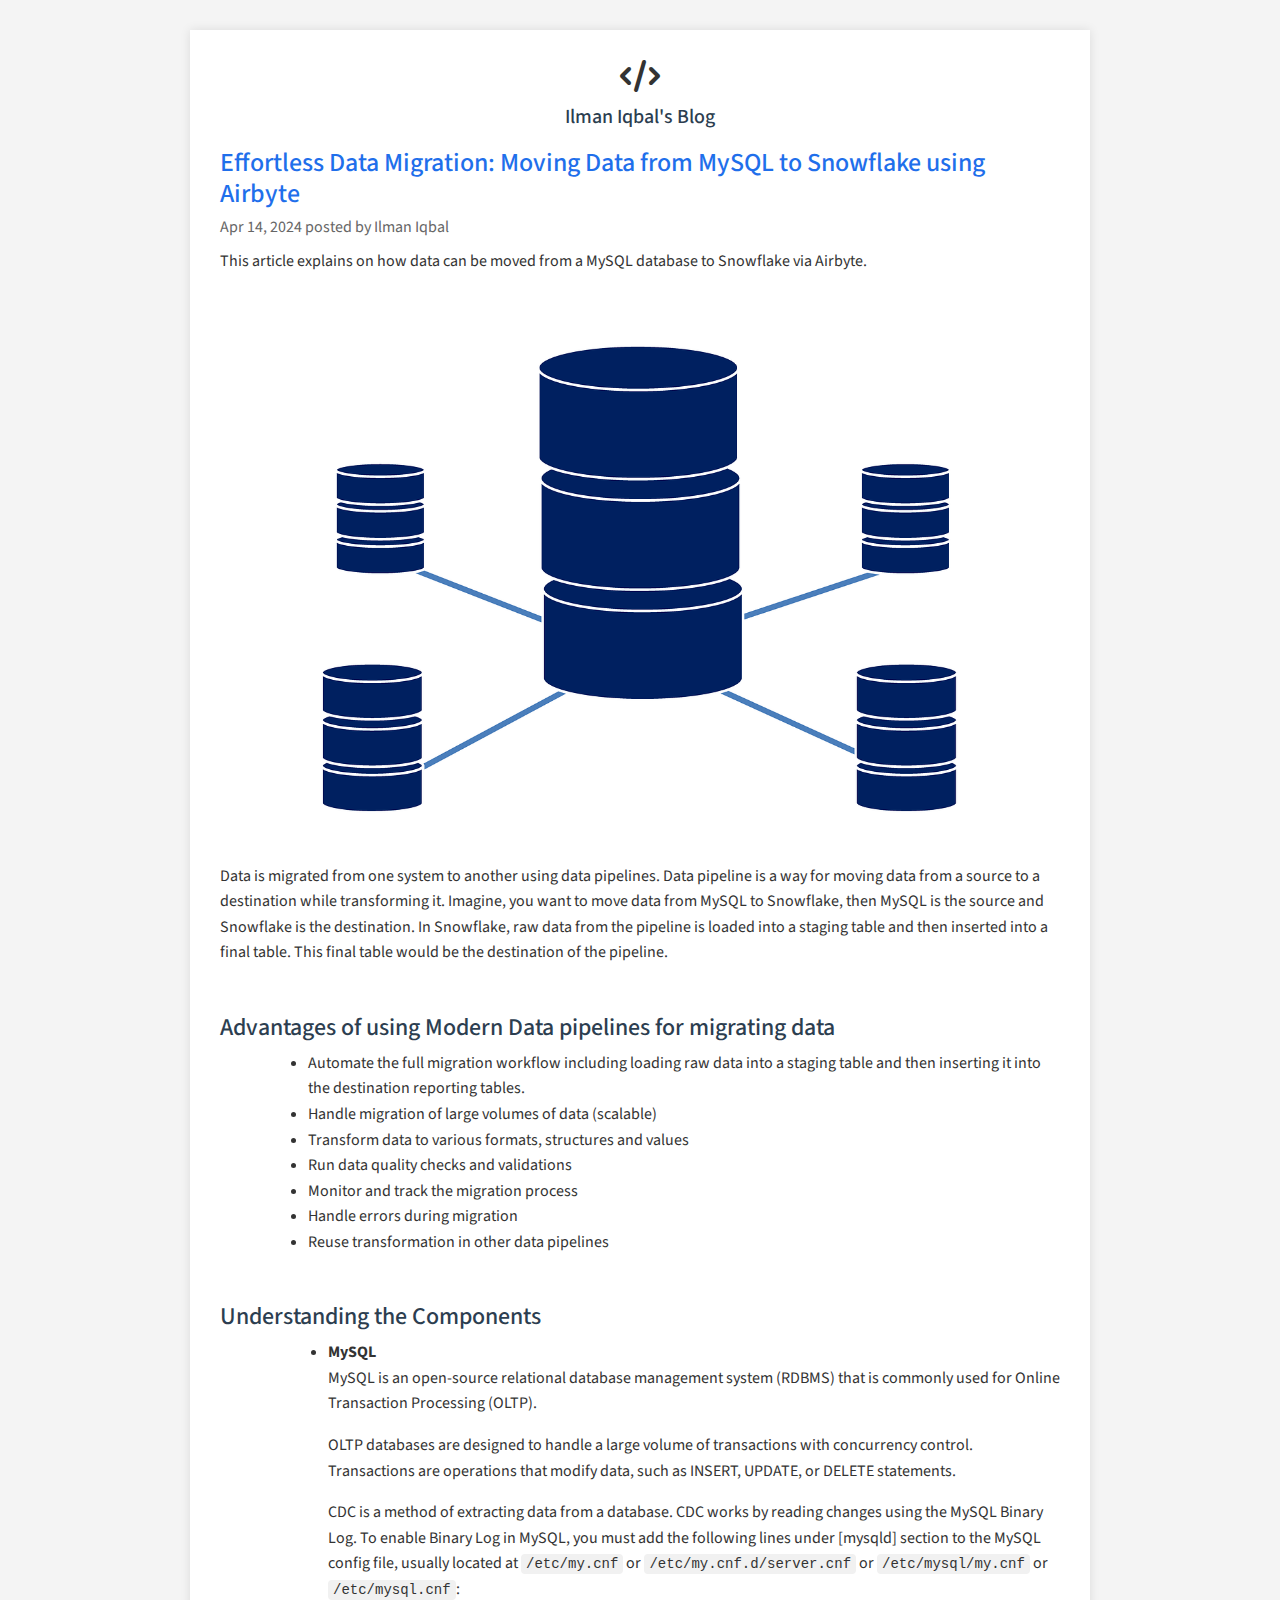
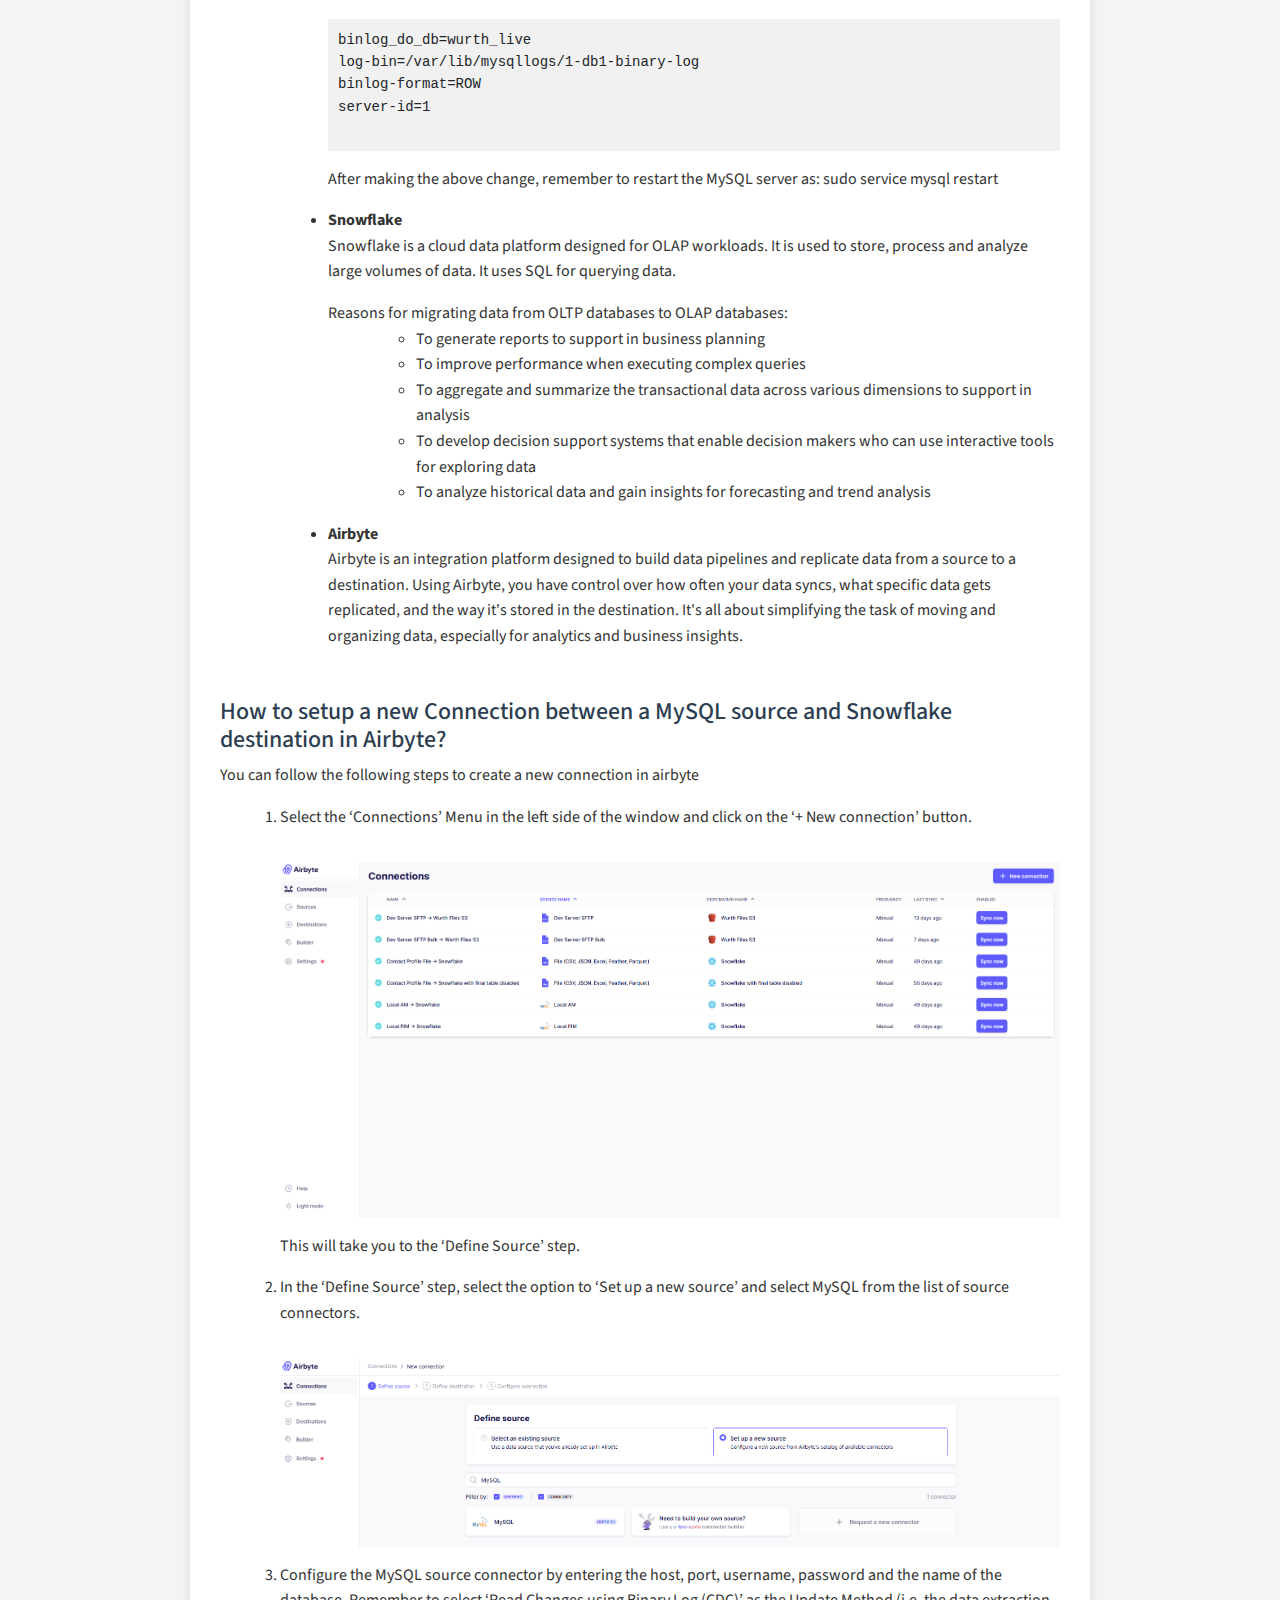
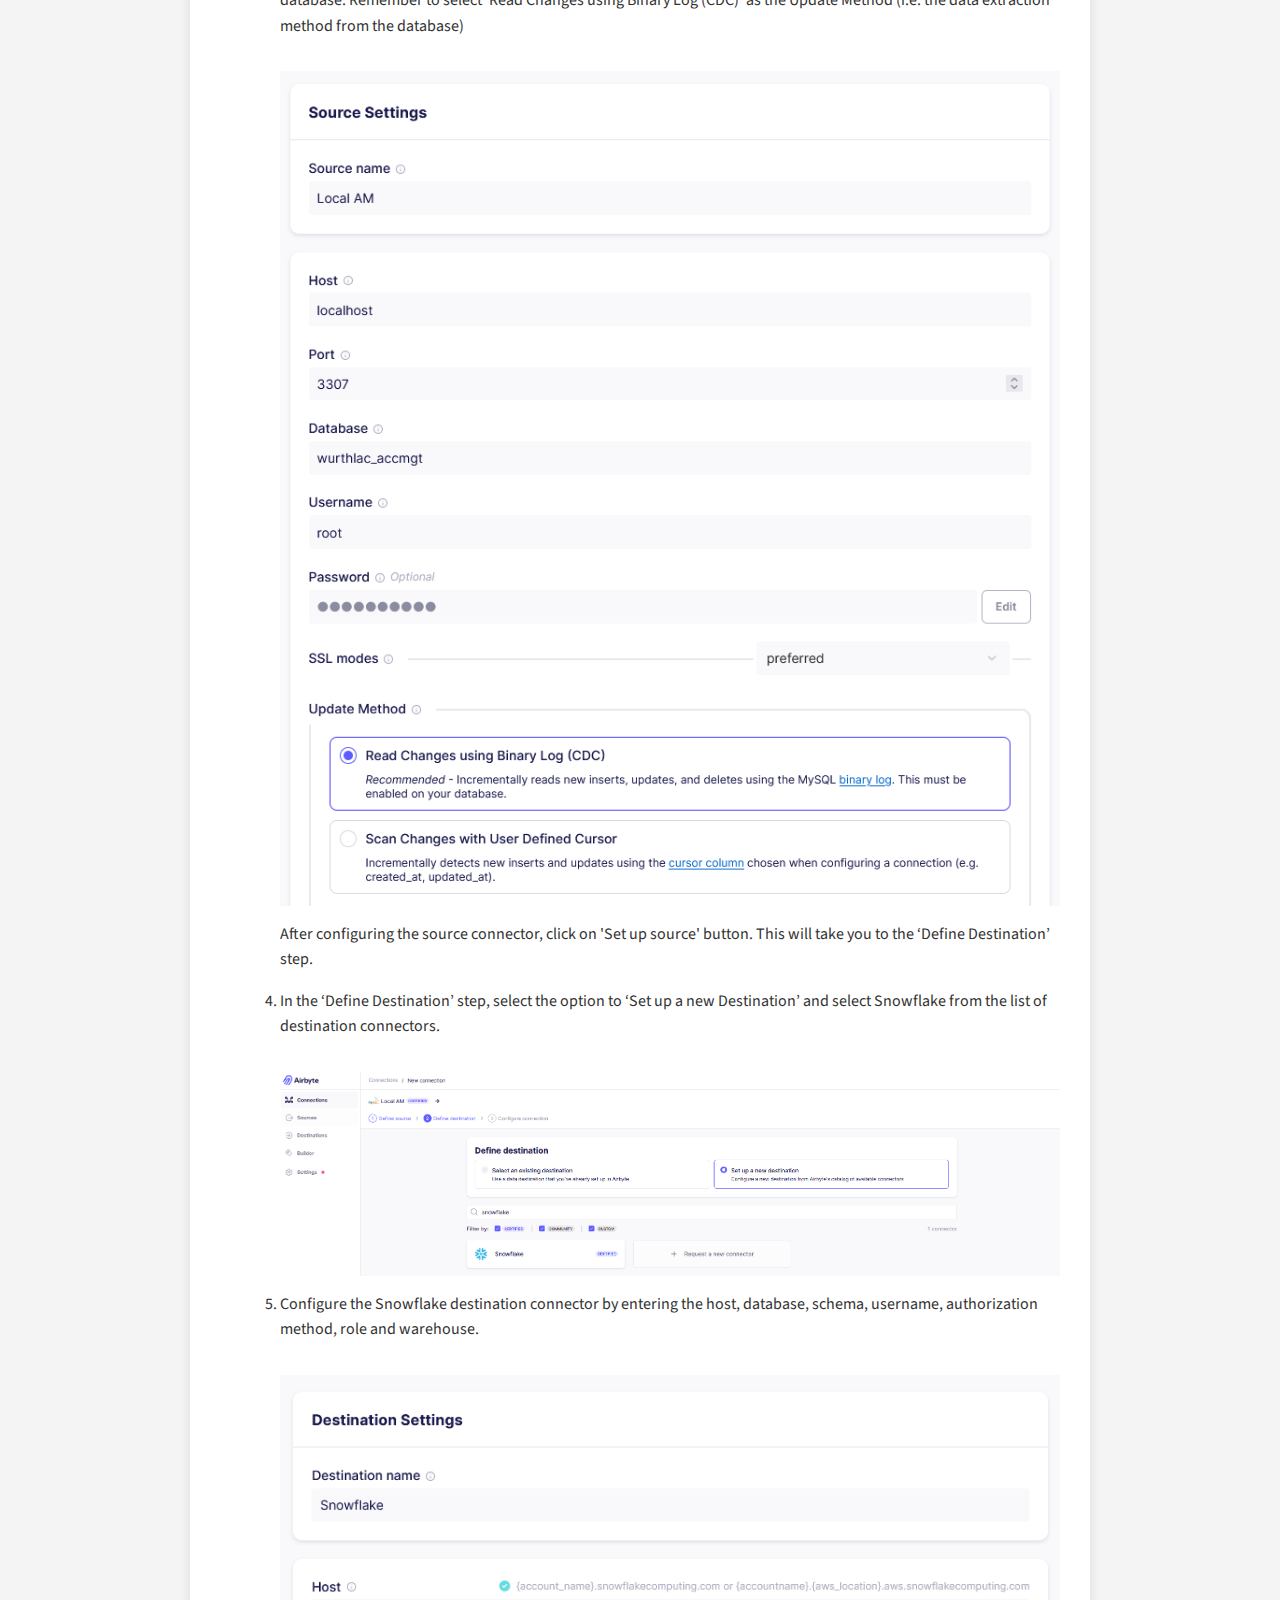
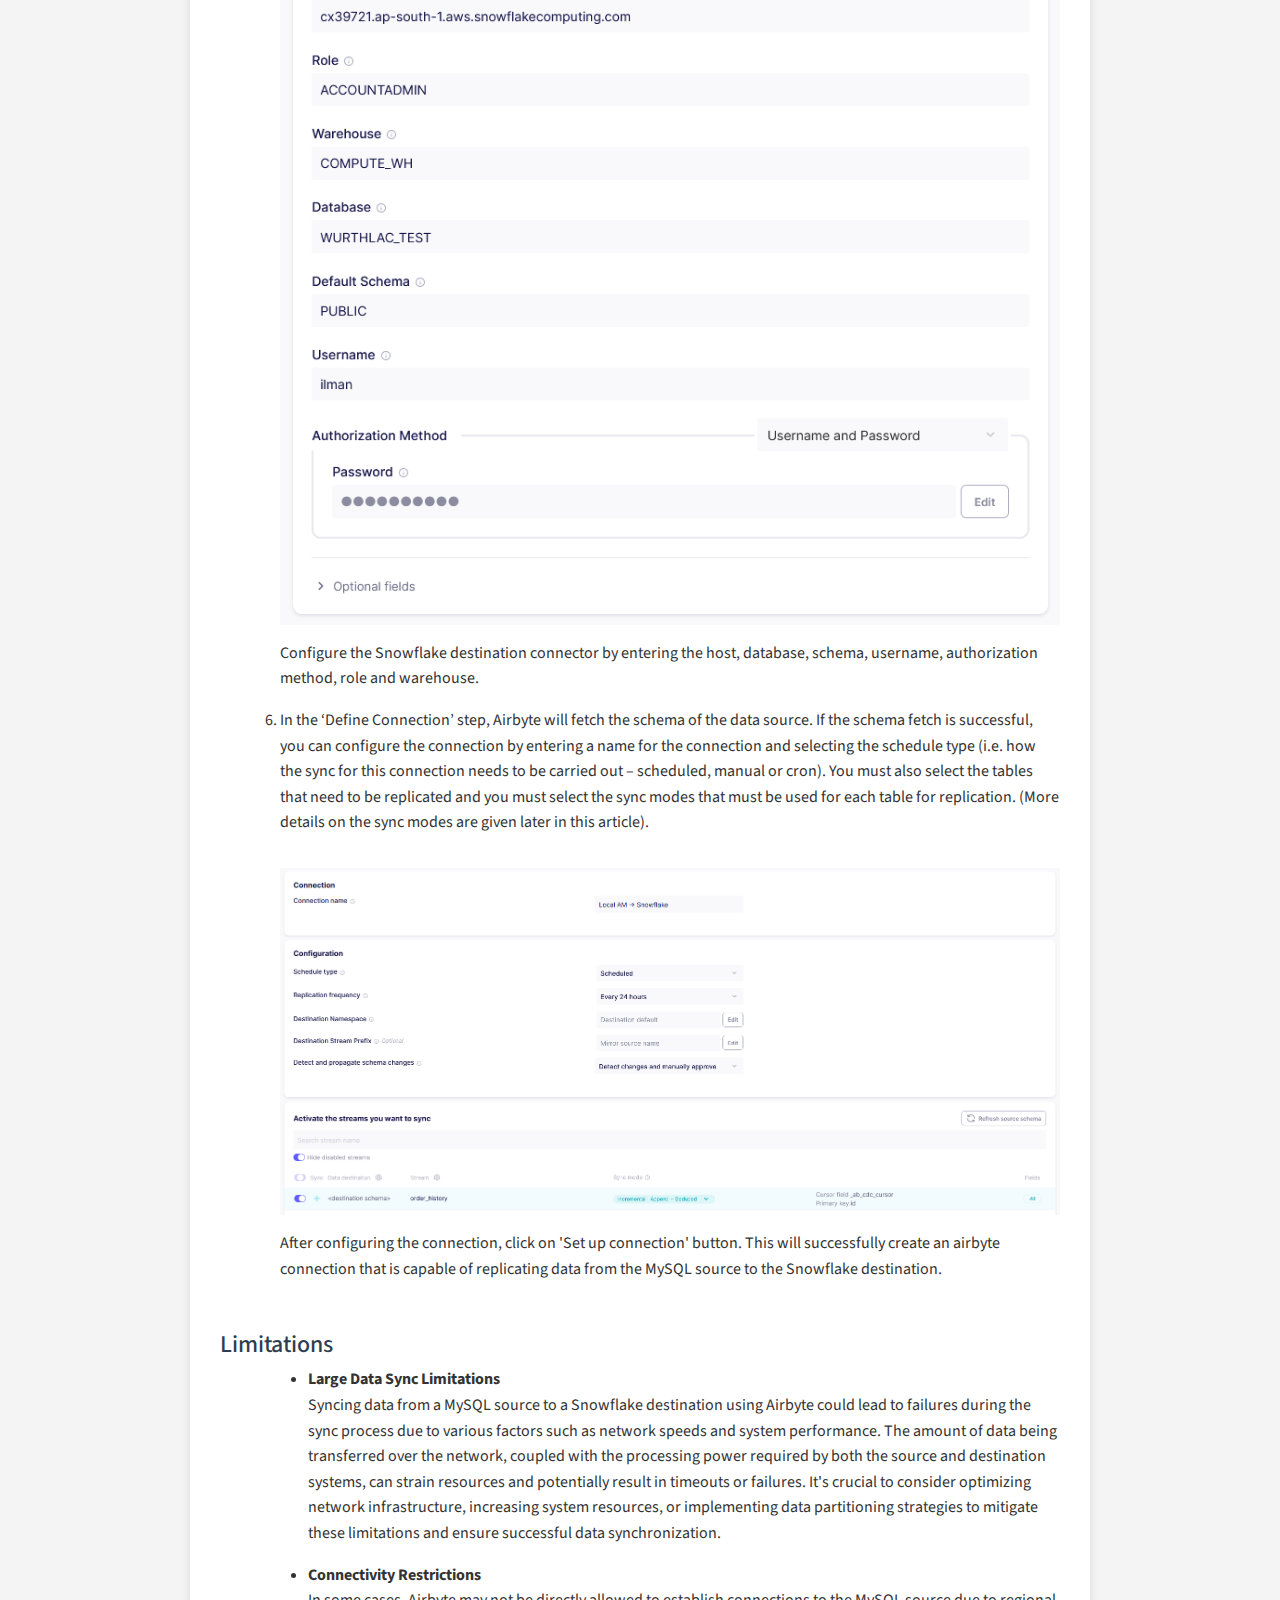
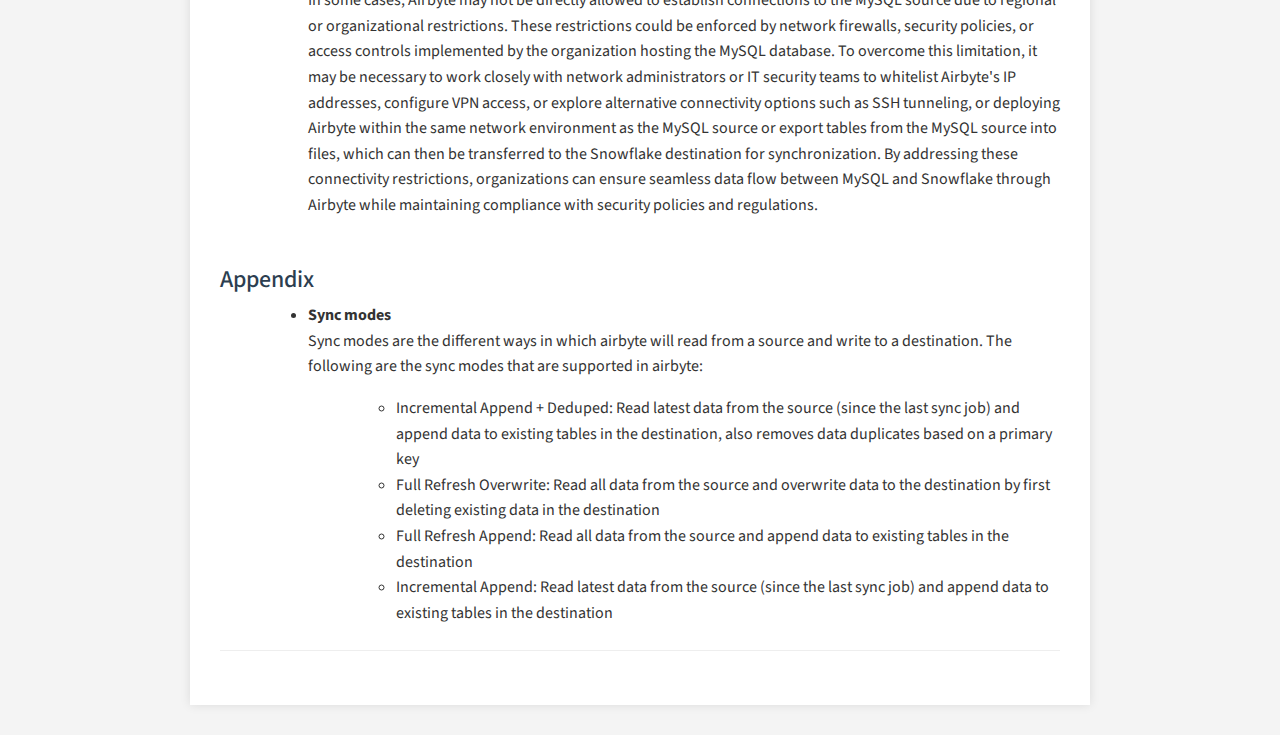
<file: mysql-to-snowflake-data-migration-airbyte.html>
<!DOCTYPE html>
<html lang="en">

<head>
    <meta charset="UTF-8" />
    <meta name="viewport" content="width=device-width, initial-scale=1.0" />
    <meta name="description"
        content="Learn how to seamlessly migrate data from MySQL to Snowflake using Airbyte, a powerful open-source data integration tool." />
    <meta name="keywords"
        content="MySQL to Snowflake, data migration, Airbyte, data pipeline, Snowflake Data Warehouse, ETL, data integration" />
    <meta name="author" content="Ilman Iqbal" />
    <title>Effortless Data Migration: Moving Data from MySQL to Snowflake using Airbyte</title>
    <script type="application/ld+json">
        {
            "@context": "https://schema.org",
            "@type": "Article",
            "headline": "Effortless Data Migration: Moving Data from MySQL to Snowflake using Airbyte",
            "author": {
                "@type": "Person",
                "name": "Ilman Iqbal",
                "url": "https://www.linkedin.com/in/ilman-iqbal-096308172"
            },
            "publisher": {
                "@type": "Organization",
                "name": "Ilman Iqbal",
                "url": "https://ilmaniqbal.com",
                "logo": {
                    "@type": "ImageObject",
                    "url": "https://ilmaniqbal.com/img/logo.png"
                }
            },
            "datePublished": "2024-04-14",
            "dateModified": "2025-09-28",
            "image": [
                "https://ilmaniqbal.com/img/img-01.jpg",
                "https://ilmaniqbal.com/img/airbyte-1.png",
                "https://ilmaniqbal.com/img/airbyte-2.png",
                "https://ilmaniqbal.com/img/airbyte-6.png",
                "https://ilmaniqbal.com/img/airbyte-7.png",
                "https://ilmaniqbal.com/img/airbyte-8.png",
                "https://ilmaniqbal.com/img/airbyte-10.png"
            ],
            "description": "Step-by-step guide to migrate data from MySQL to Snowflake using Airbyte. Learn how to set up connections, enable CDC, configure sources and destinations, choose sync modes, and handle large-scale data migration efficiently.",
            "articleBody": "This article explains how to migrate data from a MySQL database to Snowflake using Airbyte. It covers connecting to MySQL, configuring the source and destination connectors, enabling CDC, setting up schedules, and selecting tables and sync modes. Best practices and limitations are discussed to ensure reliable and efficient data migration, including handling large data volumes, connectivity restrictions, and monitoring pipeline execution.",
            "keywords": "MySQL to Snowflake, data migration, Airbyte, data pipeline, Snowflake Data Warehouse, ETL, data integration",
            "mainEntityOfPage": {
                "@type": "WebPage",
                "@id": "https://ilmaniqbal.com/mysql-to-snowflake-data-migration-airbyte.html"
            }
        }
    </script>
    <link rel="stylesheet" href="https://cdnjs.cloudflare.com/ajax/libs/font-awesome/6.5.2/css/all.min.css" />
    <link href="https://fonts.googleapis.com/css2?family=Source+Sans+Pro&display=swap" rel="stylesheet" />
    <!-- https://fonts.google.com/ -->
    <link href="css/bootstrap.min.css" rel="stylesheet">
    <link href="css/blog.css" rel="stylesheet">
    <!-- Google tag (gtag.js) -->
    <script async src="https://www.googletagmanager.com/gtag/js?id=G-8PPCHX9PDV"></script>
    <script>
        window.dataLayer = window.dataLayer || [];
        function gtag() { dataLayer.push(arguments); }
        gtag('js', new Date());

        gtag('config', 'G-8PPCHX9PDV');
    </script>
</head>

<body>
    <div class="container">
        <header class="site-header">
            <a href="index.html" class="site-logo-wrapper" style="text-decoration: none; color: inherit;">
                <div class="site-logo"><i class="fas fa-code fa-2x"></i></div>
                <h1>Ilman Iqbal's Blog</h1>
            </a>
        </header>

        <main>
            <article>
                <h2 class="tm-post-title">Effortless Data Migration: Moving Data from MySQL to Snowflake using Airbyte
                </h2>
                <p class="meta">Apr 14, 2024 posted by Ilman Iqbal</p>

                <p>This article explains on how data can be moved from a MySQL database to Snowflake via Airbyte.</p>

                <img id="half-width" src="img/img-01.jpg" alt="mysql-to-snowflake-data-migration-airbyte" />

                <p>
                    Data is migrated from one system to another using data pipelines.
                    Data pipeline is a way for moving data from a source to a destination while transforming
                    it.
                    Imagine, you want to move data from MySQL to Snowflake, then MySQL is the source and
                    Snowflake is the destination.
                    In Snowflake, raw data from the pipeline is loaded into a staging table and then
                    inserted into a final table.
                    This final table would be the destination of the pipeline.
                </p>

                <h4 class="mt-5">
                    Advantages of using Modern Data pipelines for migrating data
                </h4>

                <ul class="ml-5">
                    <li>Automate the full migration workflow including loading raw data into a staging
                        table
                        and then inserting it into the destination reporting tables. </li>

                    <li>Handle migration of large volumes of data (scalable)</li>

                    <li>Transform data to various formats, structures and values </li>

                    <li>Run data quality checks and validations </li>

                    <li>Monitor and track the migration process </li>

                    <li>Handle errors during migration </li>

                    <li>Reuse transformation in other data pipelines </li>
                </ul>

                <h4 class="mt-5">
                    Understanding the Components
                </h4>

                <div class="ml-5">
                    <ul>
                        <li id="bold-font">MySQL</li>
                        <p>MySQL is an open-source relational database management system (RDBMS) that is
                            commonly used for Online Transaction Processing (OLTP).</p>

                        <p>
                            OLTP databases are designed to handle a large volume of transactions with
                            concurrency control. Transactions are operations that modify data, such as
                            INSERT, UPDATE, or DELETE statements.</p>

                        <p>
                            CDC is a method of extracting data from a database. CDC works by reading changes
                            using the MySQL Binary Log. To enable Binary Log in MySQL, you must add the
                            following lines under [mysqld] section to the MySQL config file, usually located
                            at <code>/etc/my.cnf</code> or <code>/etc/my.cnf.d/server.cnf</code> or
                            <code>/etc/mysql/my.cnf</code> or
                            <code>/etc/mysql.cnf</code>:
                        </p>

                        <pre>
binlog_do_db=wurth_live
log-bin=/var/lib/mysqllogs/1-db1-binary-log
binlog-format=ROW
server-id=1
                        </pre>

                        <p>
                            After making the above change, remember to restart the MySQL server as: sudo
                            service mysql restart
                        </p>

                        <li id="bold-font">Snowflake</li>
                        <p>Snowflake is a cloud data platform designed for OLAP workloads. It is used to
                            store, process and analyze large volumes of data. It uses SQL for querying data.

                        </p>
                        <p class="mb-0">
                            Reasons for migrating data from OLTP databases to OLAP databases:
                        <ul class="ml-5 mt-0">
                            <li>To generate reports to support in business planning</li>

                            <li>To improve performance when executing complex queries</li>

                            <li>To aggregate and summarize the transactional data across various dimensions
                                to
                                support in analysis</li>

                            <li>To develop decision support systems that enable decision makers who can use
                                interactive tools for exploring data</li>

                            <li>To analyze historical data and gain insights for forecasting and trend
                                analysis</li>
                        </ul>
                        </p>

                        <li id="bold-font">Airbyte</li>
                        <p>
                            Airbyte is an integration platform designed to build data pipelines and
                            replicate data from a source to a destination. Using Airbyte, you have control
                            over how often your data syncs, what specific data gets replicated, and the way
                            it's stored in the destination. It's all about simplifying the task of moving
                            and organizing data, especially for analytics and business insights.
                        </p>
                    </ul>
                </div>

                <h4 class="mt-5">
                    How to setup a new Connection between a MySQL source and Snowflake destination in
                    Airbyte?
                </h4>
                <p>
                    You can follow the following steps to create a new connection in airbyte
                </p>

                <ol>
                    <li>
                        <p>Select the ‘Connections’ Menu in the left side of the window and click on the ‘+
                            New connection’ button.
                        </p>
                        <img id="full-width" src="img/airbyte-1.png" alt="airbyte-1" />
                        <p>This will take you to the ‘Define Source’ step.</p>
                    </li>

                    <li>
                        <p>In the ‘Define Source’ step, select the option to ‘Set up a new source’ and
                            select MySQL from the list of source connectors.</p>
                        <img id="full-width" src="img/airbyte-2.png" alt="airbyte-2" />
                    </li>

                    <li>
                        <p>Configure the MySQL source connector by entering the host, port, username,
                            password and the name of the database. Remember to select ‘Read Changes using
                            Binary Log (CDC)’ as the Update Method (i.e. the data extraction method from the
                            database)</p>
                        <img id="half-width" src="img/airbyte-8.png" alt="airbyte-8" />
                        <p>After configuring the source connector, click on 'Set up source' button. This
                            will take you to the ‘Define Destination’ step.</p>
                    </li>

                    <li>
                        <p>In the ‘Define Destination’ step, select the option to ‘Set up a new Destination’
                            and select Snowflake from the list of destination connectors.</p>
                        <img id="full-width" src="img/airbyte-7.png" alt="airbyte-7" />
                    </li>

                    <li>
                        <p>Configure the Snowflake destination connector by entering the host, database,
                            schema, username, authorization method, role and warehouse.</p>
                        <img id="half-width" src="img/airbyte-10.png" alt="airbyte-10" />
                        <p>Configure the Snowflake destination connector by entering the host, database,
                            schema, username, authorization method, role and warehouse.</p>
                    </li>

                    <li>
                        <p>In the ‘Define Connection’ step, Airbyte will fetch the schema of the data
                            source. If the schema fetch is successful, you can configure the connection by
                            entering a name for the connection and selecting the schedule type (i.e. how the
                            sync for this connection needs to be carried out – scheduled, manual or cron).
                            You must also select the tables that need to be replicated and you must select
                            the sync modes that must be used for each table for replication. (More details
                            on the sync modes are given later in this article).</p>
                        <img id="full-width" src="img/airbyte-6.png" alt="airbyte-6" />
                        <p>After configuring the connection, click on 'Set up connection' button. This will
                            successfully create an airbyte connection that is capable of replicating data
                            from the MySQL source to the Snowflake destination.</p>
                    </li>
                </ol>

                <h4 class="mt-5">
                    Limitations
                </h4>

                <ul class="ml-5">
                    <li id="bold-font">Large Data Sync Limitations</li>
                    <p>Syncing data from a MySQL source to a Snowflake destination using Airbyte could lead
                        to failures during the sync process due to various factors such as network speeds
                        and system performance. The amount of data being transferred over the network,
                        coupled with the processing power required by both the source and destination
                        systems, can strain resources and potentially result in timeouts or failures. It's
                        crucial to consider optimizing network infrastructure, increasing system resources,
                        or implementing data partitioning strategies to mitigate these limitations and
                        ensure successful data synchronization. </p>

                    <li id="bold-font">Connectivity Restrictions</li>
                    <p>In some cases, Airbyte may not be directly allowed to establish connections to the
                        MySQL source due to regional or organizational restrictions. These restrictions
                        could be enforced by network firewalls, security policies, or access controls
                        implemented by the organization hosting the MySQL database. To overcome this
                        limitation, it may be necessary to work closely with network administrators or IT
                        security teams to whitelist Airbyte's IP addresses, configure VPN access, or explore
                        alternative connectivity options such as SSH tunneling, or deploying Airbyte within
                        the same network environment as the MySQL source or export tables from the MySQL
                        source into files, which can then be transferred to the Snowflake destination for
                        synchronization. By addressing these connectivity restrictions, organizations can
                        ensure seamless data flow between MySQL and Snowflake through Airbyte while
                        maintaining compliance with security policies and regulations.</p>
                </ul>

                <h4 class="mt-5">
                    Appendix
                </h4>

                <ul class="ml-5">
                    <li id="bold-font">Sync modes</li>
                    <p>Sync modes are the different ways in which airbyte will read from a source and write
                        to a destination. The following are the sync modes that are supported in airbyte:
                    <ul class="ml-5">
                        <li>Incremental Append + Deduped: Read latest data from the source (since the last
                            sync job) and append data to existing tables in the destination, also removes
                            data duplicates based on a primary key</li>

                        <li>Full Refresh Overwrite: Read all data from the source and overwrite data to the
                            destination by first deleting existing data in the destination</li>

                        <li>Full Refresh Append: Read all data from the source and append data to existing
                            tables in the destination</li>

                        <li>Incremental Append: Read latest data from the source (since the last sync job)
                            and append data to existing tables in the destination</li>
                    </ul>
                    </p>
                </ul>
            </article>

            <footer>
                <hr />
            </footer>
        </main>
    </div>
</body>

</html>
</file>
<file: css/blog.css>
body {
	font-family: 'Source Sans Pro', sans-serif;
	line-height: 1.6;
	margin: 0;
	padding: 0;
	background-color: #f4f4f4;
	color: #333;
}

.container {
	max-width: 900px;
	margin: 30px auto;
	background: #fff;
	padding: 30px;
	box-shadow: 0 0 10px rgba(0, 0, 0, 0.1);
}

h3 {
	font-weight: 900;
}

h2,
h3,
h4 {
	margin-top: 30px;
	color: #2c3e50;
}

pre {
            background: #f1f1f1;
            padding: 10px;
            overflow-x: auto;
            white-space: pre;
            word-wrap: break-word;
        }

code {
	color: #333;
	background: #f1f1f1;
	padding: 2px 5px;
	border-radius: 4px;
}

table {
	width: 100%;
	border-collapse: collapse;
	margin: 15px 0;
}

th,
td {
	border: 1px solid #ddd;
	padding: 8px;
	vertical-align: top;
}

th {
	background: #f1f1f1;
	text-align: left;
}

ul, ol {
	margin-left: 20px;
}

.tip {
	background: #eaf6ff;
	border-left: 4px solid #2196f3;
	padding: 10px;
	margin: 10px 0;
}

.note {
	background: #fffbe6;
	border-left: 4px solid #ffc107;
	padding: 10px;
	margin: 10px 0;
}

  
        #bold-font {
            font-weight: 700;
        }
 header.site-header {
            text-align: center;
            margin-bottom: 18px;
        }

        header.site-header h1 {
            margin: 8px 0 0;
            font-size: 20px;
            color: #2c3e50;
        }

        .tm-post-title {
            color: #1f6feb;
            font-size: 28px;
            margin: 0 0 8px;
        }

img { max-width: 100%; margin: 16px 0; }
        .meta { color: #666; margin-bottom: 8px; }
        .tags { display:block; margin-top: 16px; color: #31708f; font-weight:600; }
        .tm-post-title { font-size: 26px; margin-bottom: 6px; }
        .tm-color-primary { color: #1f6feb; }
        .ml-5 { margin-left: 20px; }
        hr { border: none; border-top: 1px solid #eee; margin: 24px 0; }
        .text-right { text-align:right; }
</file>
